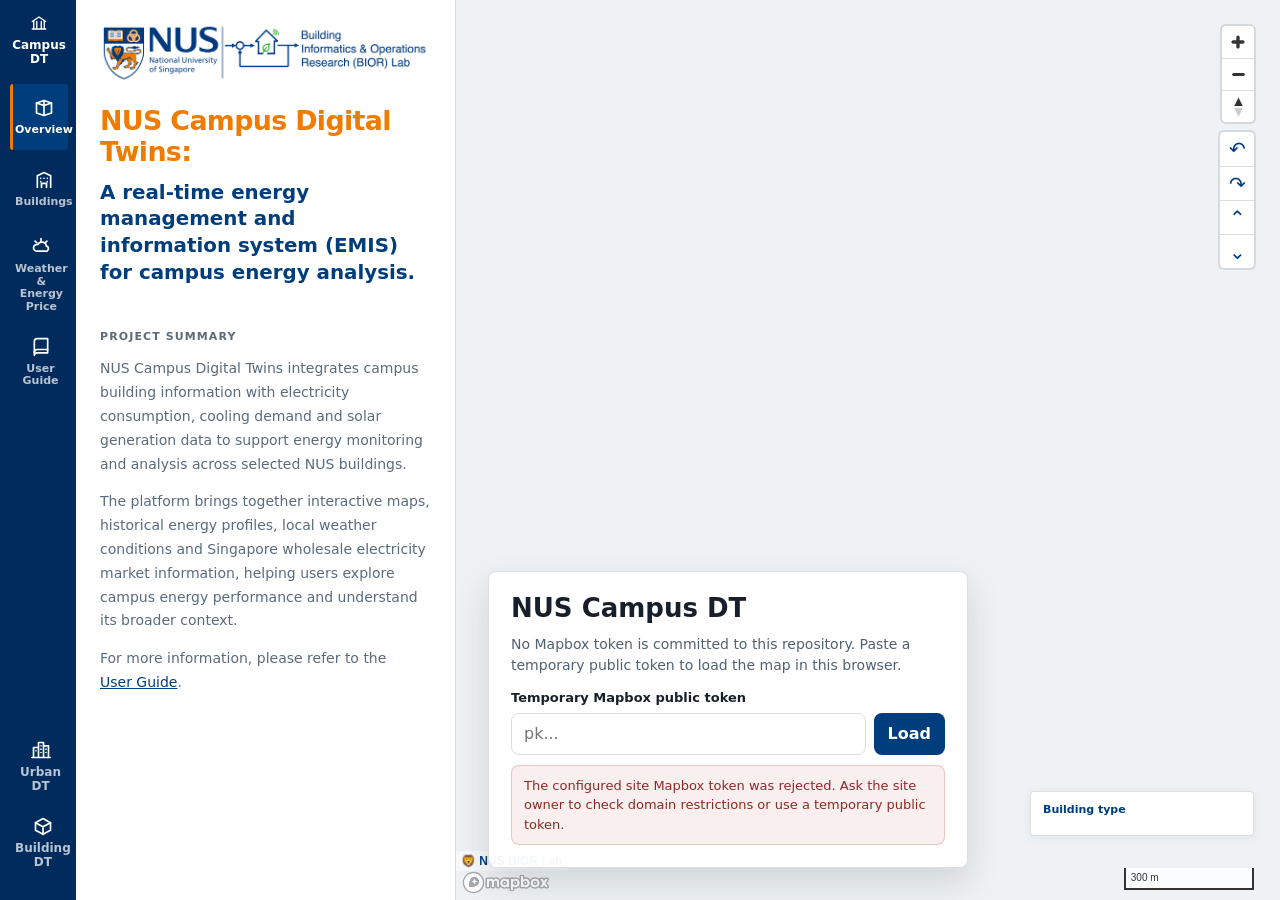
<file: index.html>
<!doctype html>
<html lang="en">
  <head>
    <meta charset="utf-8" />
    <meta name="viewport" content="width=device-width, initial-scale=1" />
    <title>BIOR Campus Digital Twins | National University of Singapore</title>

    <link rel="icon" type="image/png" href="./icon.png" />
    <link rel="apple-touch-icon" href="./icon.png" />
    
    <link rel="icon" href="data:," />
    <link rel="stylesheet" href="vendor/mapbox-gl/mapbox-gl.css" />
    <link rel="stylesheet" href="src/styles.css?v=20260915-map-guide" />
    <link rel="stylesheet" href="src/market-external.css?v=20260909" />
    <script src="vendor/mapbox-gl/mapbox-gl.js"></script>
  </head>
  <body>
    <main class="app-shell">
      <aside class="rail" aria-label="Primary navigation">
        <div class="rail-product" aria-label="Campus DT">
          <span class="rail-product-icon" aria-hidden="true">
            <svg viewBox="0 0 24 24">
              <path d="M3 10 12 4l9 6" />
              <path d="M5 10v9M9 10v9M15 10v9M19 10v9M3 20h18" />
            </svg>
          </span>
          <span>Campus DT</span>
        </div>
        <nav class="rail-nav">
          <button type="button" class="active" data-tab="overview" aria-pressed="true">
            <span class="rail-icon" aria-hidden="true"><svg viewBox="0 0 24 24"><path d="M3 18V6l9-3 9 3v12l-9 3-9-3Z"/><path d="M12 3v18"/><path d="m3 6 9 3 9-3"/></svg></span>
            Overview
          </button>
          <button type="button" data-tab="buildings" aria-pressed="false">
            <span class="rail-icon" aria-hidden="true"><svg viewBox="0 0 24 24"><path d="M4 21V7l8-4 8 4v14"/><path d="M9 21v-5h6v5"/><path d="M8 10h.01M12 10h.01M16 10h.01M8 14h.01M16 14h.01"/></svg></span>
            Buildings
          </button>
          <button type="button" data-tab="weather" aria-pressed="false">
            <span class="rail-icon" aria-hidden="true"><svg viewBox="0 0 24 24"><path d="M17 17H7a4 4 0 1 1 1.1-7.85A5.5 5.5 0 0 1 18.5 11 3 3 0 0 1 17 17Z"/><path d="M12 2v3M4.9 4.9 7 7M19.1 4.9 17 7"/></svg></span>
            Weather &amp; Energy Price
          </button>
          <button type="button" data-tab="guide" aria-pressed="false">
            <span class="rail-icon" aria-hidden="true"><svg viewBox="0 0 24 24"><path d="M4 5.5A3.5 3.5 0 0 1 7.5 2H20v17H7.5A3.5 3.5 0 0 0 4 22V5.5Z"/><path d="M4 18.5A3.5 3.5 0 0 1 7.5 15H20"/></svg></span>
            User Guide
          </button>
        </nav>
        <nav class="rail-related" aria-label="Related digital twin platforms">
          <a class="rail-guide" href="https://urbandt.org" target="_blank" rel="noopener noreferrer">
            <span class="rail-icon" aria-hidden="true"><svg viewBox="0 0 24 24"><path d="M3 21V9h6v12M9 21V3h6v18M15 21V7h6v14M1 21h22"/><path d="M12 7h.01M12 11h.01M12 15h.01M6 13h.01M18 11h.01M18 15h.01"/></svg></span>
            Urban DT
          </a>
          <a class="rail-guide" href="https://www.buildingdt.org" target="_blank" rel="noopener noreferrer">
            <span class="rail-icon" aria-hidden="true"><svg viewBox="0 0 24 24"><path d="m12 3 9 5v9l-9 5-9-5V8l9-5Z"/><path d="m3 8 9 5 9-5M12 13v9"/></svg></span>
            Building DT
          </a>
        </nav>
      </aside>

      <section class="map-stage" data-active-workspace="overview" aria-label="NUS campus map and analysis workspace">
        <div id="map" class="map"></div>

        <div id="tokenPanel" class="token-panel" role="dialog" aria-labelledby="tokenTitle">
          <h1 id="tokenTitle">NUS Campus DT</h1>
          <p>No Mapbox token is committed to this repository. Paste a temporary public token to load the map in this browser.</p>
          <form id="tokenForm" class="token-form">
            <label for="tokenInput">Temporary Mapbox public token</label>
            <div class="token-row">
              <input id="tokenInput" name="token" type="password" autocomplete="off" placeholder="pk..." />
              <button type="submit">Load</button>
            </div>
            <p id="tokenError" class="token-error hidden" role="alert"></p>
          </form>
        </div>

        <div class="map-toolbar" aria-label="Map controls">
          <button id="campusView" type="button">Campus</button>
          <button id="mapRealtimeView" type="button" aria-pressed="false">Realtime</button>
          <button id="mapBrickView" type="button" aria-pressed="false">Brick</button>
        </div>

        <div class="map-status">
          <span id="realtimeStatusDot" class="status-dot"></span>
          <span id="realtimeStatusText">Realtime API pending</span>
        </div>

        <section class="workspace-view guide-workspace" data-workspace="guide" aria-label="User Guide" hidden>
          <iframe src="./guide/?embedded=1" title="NUS Campus Digital Twins User Guide" loading="lazy"></iframe>
        </section>

        <section class="workspace-view overview-workspace active" data-workspace="overview" aria-label="Campus monitoring overview"></section>

        <section class="workspace-view analysis-workspace" data-workspace="buildings" aria-label="Building performance analysis">
          <header class="workspace-topbar">
            <div><h1>Building Energy Monitoring and Analysis</h1><p id="buildingWorkspaceSubtitle">Weekly comparison · selected metered buildings</p></div>
          </header>
          <div class="workspace-content building-analysis-content">
            <div class="building-performance-grid">
              <article class="dashboard-card building-map-card">
                <header class="building-chart-header"><div><h2>Building location</h2><p id="buildingMapSelection" aria-live="polite">Selected building · E3A</p></div><span class="building-map-key">Selected building</span></header>
                <div id="buildingAnalysisMap" class="building-analysis-map" role="region" aria-label="Map of selected campus building"></div>
              </article>
              <article class="dashboard-card chart-card building-primary-chart" data-building-chart="electricity">
                <header class="building-chart-header"><div><h2 data-chart-title>Electricity</h2><p data-chart-subtitle></p></div><div class="segmented local-segmented building-period-control" role="group" aria-label="Electricity reporting period"><button type="button" data-building-period="monthly" aria-pressed="false">Monthly</button><button class="active" type="button" data-building-period="yearly" aria-pressed="true">Yearly</button></div></header>
                <div data-chart-kpis class="building-chart-kpis" aria-label="Electricity energy summary"></div>
                <div data-chart-plot class="generated-chart" aria-label="Electricity building performance"></div>
              </article>
              <article class="dashboard-card chart-card building-primary-chart" data-building-chart="cooling">
                <header class="building-chart-header"><div><h2 data-chart-title>Cooling load</h2><p data-chart-subtitle></p></div><div class="segmented local-segmented building-period-control" role="group" aria-label="Cooling load reporting period"><button type="button" data-building-period="monthly" aria-pressed="false">Monthly</button><button class="active" type="button" data-building-period="yearly" aria-pressed="true">Yearly</button></div></header>
                <div data-chart-kpis class="building-chart-kpis" aria-label="Cooling load energy summary"></div>
                <div data-chart-plot class="generated-chart" aria-label="Cooling load building performance"></div>
              </article>
              <article class="dashboard-card chart-card building-primary-chart" data-building-chart="pv">
                <header class="building-chart-header"><div><h2 data-chart-title>PV generation</h2><p data-chart-subtitle></p></div><div class="segmented local-segmented building-period-control" role="group" aria-label="PV generation reporting period"><button type="button" data-building-period="monthly" aria-pressed="false">Monthly</button><button class="active" type="button" data-building-period="yearly" aria-pressed="true">Yearly</button></div></header>
                <div data-chart-kpis class="building-chart-kpis" aria-label="PV generation energy summary"></div>
                <div data-chart-plot class="generated-chart" aria-label="PV generation building performance"></div>
              </article>
            </div>
          </div>
        </section>

        <section class="workspace-view analysis-workspace" data-workspace="market" aria-label="Singapore energy price">
          <header class="workspace-topbar">
            <div><h1>Energy Price</h1><p>Official Singapore wholesale electricity market information · EMC / NEMS</p></div>
            <div class="topbar-actions"><span class="source-chip"><span class="status-dot live"></span>Official external source</span></div>
          </header>
          <div class="workspace-content market-analysis-content">
            <article class="dashboard-card market-directory-card" aria-labelledby="marketDirectoryTitle">
              <div class="market-directory-copy">
                <h2 id="marketDirectoryTitle">Energy prices and market demand</h2>
                <div id="marketSnapshotGrid" class="market-snapshot-grid" aria-live="polite">
                  <div><span>USEP</span><strong>--</strong><small>S$/MWh</small></div>
                  <div><span>Demand</span><strong>--</strong><small>MW</small></div>
                  <div><span>Solar</span><strong>--</strong><small>MW</small></div>
                  <div><span>VCP</span><strong>--</strong><small>S$/MWh</small></div>
                </div>
                <a class="market-directory-action" href="https://www.nems.emcsg.com/en/" target="_blank" rel="noopener noreferrer">
                  View live data on EMC / NEMS
                  <span aria-hidden="true">↗</span>
                </a>
              </div>
              <div class="market-directory-details" aria-label="Market source information">
                <div><span>Official update</span><strong id="marketSnapshotPublished">--</strong></div>
                <div><span>Data owner</span><strong>Energy Market Company</strong></div>
              </div>
            </article>
            <article class="dashboard-card nems-realtime-card legacy-market-ui" aria-labelledby="nemsMarketTitle">
              <header class="nems-market-toolbar">
                <div><h2 id="nemsMarketTitle">Real-time Energy Prices and Demand</h2><p id="nemsMarketSubtitle">Provisional half-hourly market information</p></div>
                <div class="nems-toolbar-actions">
                  <div id="nemsViewToggle" class="segmented nems-view-toggle" role="group" aria-label="NEMS data view">
                    <button class="active" type="button" data-nems-view="chart" aria-pressed="true">Chart</button>
                    <button type="button" data-nems-view="table" aria-pressed="false">Table</button>
                  </div>
                  <button id="nemsRefresh" class="nems-refresh" type="button" aria-label="Refresh NEMS market data">Refresh</button>
                </div>
              </header>
              <div id="nemsMarketBody" class="nems-market-body" aria-live="polite">
                <div class="nems-loading-state"><span class="status-dot loading"></span>Loading the latest EMC / NEMS market period…</div>
              </div>
            </article>
            <div class="market-kpi-strip legacy-market-ui" aria-label="Latest Singapore market values">
              <div><span>USEP</span><strong>214.19</strong><small>S$/MWh · provisional</small></div>
              <div><span>System demand</span><strong>7,617</strong><small>MW</small></div>
              <div><span>Solar output</span><strong>386</strong><small>MW</small></div>
              <div><span>VCP</span><strong>252.68</strong><small>S$/MWh</small></div>
            </div>
            <article class="dashboard-card market-data-card legacy-market-ui">
              <header class="market-card-toolbar">
                <div><h2 id="marketChartTitle">Real-time Energy Prices and Demand</h2><p id="marketChartSubtitle">Half-hour trading periods · 17 Jul 2026</p></div>
                <div class="segmented market-view-toggle" role="group" aria-label="Market data view"><button class="active" type="button" data-market-view="chart" aria-pressed="true">Chart</button><button type="button" data-market-view="table" aria-pressed="false">Table</button></div>
              </header>
              <div class="market-view-panel" data-market-view-panel="chart">
                <div class="market-series-header"><div class="chart-legend"><span style="--series:#ef7c00">USEP</span><span style="--series:#64788c">Period average</span></div><span id="marketSeriesNote">Past and published periods</span></div>
                <div id="marketChartInteractive" class="market-chart-interactive">
                  <svg class="engineering-chart market-chart" viewBox="0 0 1000 300" preserveAspectRatio="none" aria-label="USEP intraday price">
                    <g class="chart-gridlines"><line x1="66" x2="978" y1="30" y2="30"/><line x1="66" x2="978" y1="92" y2="92"/><line x1="66" x2="978" y1="154" y2="154"/><line x1="66" x2="978" y1="216" y2="216"/><line x1="66" x2="978" y1="258" y2="258"/></g>
                    <g class="market-y-axis"><text x="12" y="34">300</text><text x="12" y="96">225</text><text x="12" y="158">150</text><text x="20" y="220">75</text><text x="27" y="262">0</text></g>
                    <path class="chart-area amber" d="M66 214 L90 209 L114 218 L138 221 L162 211 L186 204 L210 193 L234 181 L258 171 L282 156 L306 125 L330 97 L354 108 L378 142 L402 161 L426 165 L450 155 L474 147 L498 140 L522 133 L546 143 L570 149 L594 154 L618 142 L642 128 L666 103 L690 75 L714 56 L738 80 L762 115 L786 135 L810 143 L834 133 L858 123 L882 113 L906 99 L930 108 L954 96 L978 83 L978 258 L66 258Z"/>
                    <polyline class="chart-line amber" points="66,214 90,209 114,218 138,221 162,211 186,204 210,193 234,181 258,171 282,156 306,125 330,97 354,108 378,142 402,161 426,165 450,155 474,147 498,140 522,133 546,143 570,149 594,154 618,142 642,128 666,103 690,75 714,56 738,80 762,115 786,135 810,143 834,133 858,123 882,113 906,99 930,108 954,96 978,83"/>
                    <line class="average-line" x1="66" x2="978" y1="161" y2="161"/>
                    <g class="chart-axis"><text x="66" y="288">00:00</text><text x="282" y="288">06:00</text><text x="498" y="288">12:00</text><text x="714" y="288">18:00</text><text x="940" y="288">24:00</text></g>
                  </svg>
                  <div class="market-crosshair"></div><div class="market-tooltip"><strong>214.2 S$/MWh</strong><span>17 Jul 2026 · Period 35</span><small>21.42 cents/kWh · provisional</small></div>
                </div>
              </div>
              <div class="market-view-panel hidden" data-market-view-panel="table">
                <div class="table-scroll market-table-scroll"><table class="engineering-table market-period-table"><thead><tr><th>Date</th><th>Period</th><th>Demand<br>MW</th><th>Solar<br>MW</th><th>TCL<br>MW</th><th>USEP<br>S$/MWh</th><th>EHEUR<br>S$/MWh</th><th>LCP<br>S$/MWh</th><th>RUSEP<br>S$/MWh</th><th>MAP</th><th>MAPT</th><th>TPC</th></tr></thead><tbody>
                  <tr><td>17 Jul 2026</td><td>10:00-10:30</td><td>7,343.210</td><td>676.220</td><td>0.000</td><td>201.70</td><td>-0.97</td><td>0.00</td><td>201.70</td><td>296.89</td><td>591.75</td><td>No</td></tr>
                  <tr><td>17 Jul 2026</td><td>10:30-11:00</td><td>7,321.650</td><td>748.970</td><td>0.000</td><td>215.99</td><td>-1.04</td><td>0.00</td><td>215.99</td><td>298.34</td><td>591.75</td><td>No</td></tr>
                  <tr><td>17 Jul 2026</td><td>11:00-11:30</td><td>7,344.880</td><td>718.640</td><td>0.000</td><td>221.07</td><td>-1.05</td><td>0.00</td><td>221.07</td><td>298.74</td><td>591.75</td><td>No</td></tr>
                  <tr><td>17 Jul 2026</td><td>11:30-12:00</td><td>7,214.497</td><td>825.380</td><td>0.000</td><td>214.41</td><td>-1.03</td><td>0.00</td><td>214.41</td><td>299.01</td><td>591.75</td><td>No</td></tr>
                  <tr><td>17 Jul 2026</td><td>12:00-12:30</td><td>7,198.528</td><td>770.500</td><td>0.000</td><td>214.01</td><td>-1.02</td><td>0.00</td><td>214.01</td><td>299.26</td><td>591.75</td><td>No</td></tr>
                  <tr><td>17 Jul 2026</td><td>12:30-13:00</td><td>7,243.169</td><td>713.280</td><td>0.000</td><td>213.56</td><td>-1.02</td><td>0.00</td><td>213.56</td><td>299.52</td><td>591.75</td><td>No</td></tr>
                  <tr><td>17 Jul 2026</td><td>13:00-13:30</td><td>7,405.981</td><td>557.750</td><td>0.000</td><td>201.77</td><td>-1.07</td><td>0.00</td><td>201.77</td><td>300.52</td><td>591.75</td><td>No</td></tr>
                  <tr class="market-row-current"><td>17 Jul 2026</td><td>13:30-14:00</td><td>7,616.550</td><td>385.850</td><td>0.000</td><td><strong>214.19</strong></td><td>-1.17</td><td>0.00</td><td>214.19</td><td>301.78</td><td>591.75</td><td>No</td></tr>
                  <tr class="market-row-future"><td>17 Jul 2026</td><td>14:00-14:30</td><td>7,374.715</td><td>646.300</td><td>0.000</td><td>201.61</td><td>-1.10</td><td>0.00</td><td>—</td><td>—</td><td>—</td><td>—</td></tr>
                  <tr class="market-row-future"><td>17 Jul 2026</td><td>14:30-15:00</td><td>7,402.979</td><td>627.100</td><td>0.000</td><td>201.82</td><td>-1.13</td><td>0.00</td><td>—</td><td>—</td><td>—</td><td>—</td></tr>
                </tbody></table></div>
                <div class="market-state-key"><span><i class="past"></i>Past</span><span><i class="current"></i>Current</span><span><i class="future"></i>Future</span></div>
              </div>
            </article>
            <article class="dashboard-card rolling-card market-performance-card legacy-market-ui"><header><div><h2>Rolling Price Performance</h2><p>Change against previous equivalent period · S$/MWh</p></div></header><table class="engineering-table rolling-price-table"><thead><tr><th>Period</th><th>Average price</th><th>Trend</th><th>Change</th><th>Peak</th></tr></thead><tbody><tr><td><strong>Today</strong></td><td><div class="average-meter"><span style="--value:61%"></span><strong>121.4</strong></div></td><td><svg class="sparkline" viewBox="0 0 96 24" preserveAspectRatio="none"><polyline points="2,19 13,18 24,20 35,16 46,13 57,15 68,10 79,7 94,9"/><circle cx="94" cy="9" r="2"/></svg></td><td><span class="change-up">↑ 8.4%</span></td><td><strong>238.7</strong></td></tr><tr><td><strong>7 Days</strong></td><td><div class="average-meter"><span style="--value:67%"></span><strong>132.8</strong></div></td><td><svg class="sparkline" viewBox="0 0 96 24" preserveAspectRatio="none"><polyline points="2,8 13,11 24,9 35,13 46,12 57,16 68,14 79,17 94,15"/><circle cx="94" cy="15" r="2"/></svg></td><td><span class="change-down">↓ 3.1%</span></td><td><strong>414.2</strong></td></tr><tr><td><strong>30 Days</strong></td><td><div class="average-meter"><span style="--value:74%"></span><strong>146.5</strong></div></td><td><svg class="sparkline" viewBox="0 0 96 24" preserveAspectRatio="none"><polyline points="2,18 13,14 24,16 35,10 46,12 57,8 68,11 79,6 94,7"/><circle cx="94" cy="7" r="2"/></svg></td><td><span class="change-up">↑ 6.7%</span></td><td><strong>626.0</strong></td></tr></tbody></table></article>
          </div>
        </section>

        <section class="workspace-view analysis-workspace" data-workspace="weather" aria-label="Campus weather context">
          <header class="workspace-topbar">
            <div><h1>Campus Weather Context</h1><p>NUS Kent Ridge · current conditions and recent observations</p></div>
            <div class="topbar-actions"><span id="weatherSourceStatus" class="source-chip"><span class="status-dot loading"></span>Loading weather source</span><span id="weatherUpdated" class="source-chip">Awaiting update</span></div>
          </header>
          <div class="workspace-content weather-analysis-content">
            <div class="weather-toolbar">
              <div class="weather-station-identity"><span>Weather station location</span><strong>NUS Kent Ridge</strong><small>1.2966° N, 103.7764° E</small></div>
            </div>

            <section class="weather-current-summary kent-weather-current" aria-labelledby="weatherCurrentTitle">
            <h2 id="weatherCurrentTitle">Current conditions <span>Latest available · independent of chart period</span></h2>
            <div class="weather-kpi-strip">
              <div class="temperature"><span>Air temperature</span><strong id="weatherTemperature">--</strong><small id="weatherTemperatureMeta">Loading current value</small></div>
              <div class="humidity"><span>Relative humidity</span><strong id="weatherHumidity">--</strong><small id="weatherHumidityMeta">Loading current value</small></div>
              <div class="heat"><span>Estimated WBGT</span><strong id="weatherHeatStress">--</strong><small id="weatherHeatStressMeta">Shade approximation</small></div>
              <div class="wind"><span>Wind direction</span><strong id="weatherWind">--</strong><small id="weatherWindMeta">10 m observation</small></div>
            </div>
            </section>

            <article class="dashboard-card weather-primary" data-weather-chart="thermal">
              <header>
                <div><h2 id="weatherChartTitle">Thermal conditions · Weekly</h2><p id="weatherChartSubtitle">Temperature and relative humidity · loading</p></div>
                <div class="chart-legend weather-chart-legend"><span style="--series:#b33c30">Temperature · °C</span><span style="--series:#1769aa">Humidity · %RH</span></div>
              <div class="segmented weather-period-control" role="group" aria-label="Chart reporting period"><button type="button" data-weather-period="7d" aria-pressed="true" class="active">Weekly</button><button type="button" data-weather-period="30d" aria-pressed="false" class="">Monthly</button><button type="button" data-weather-period="yearly" aria-pressed="false" class="">Yearly</button></div></header>
              <div id="weatherThermalChart" class="weather-chart-frame" aria-live="polite"><div class="weather-loading">Loading observations…</div></div>
            </article>

            <article class="dashboard-card weather-series-card kent-weather-series" data-weather-chart="heat">
              <header>
                <div><h2 id="weatherHeatTitle">Estimated WBGT · Weekly</h2><p id="weatherHeatSubtitle">Shade estimate · loading</p></div>
                <div class="chart-legend weather-chart-legend"><span style="--series:#ef7c00">WBGT · °C</span></div>
              <div class="segmented weather-period-control" role="group" aria-label="Chart reporting period"><button type="button" data-weather-period="7d" aria-pressed="true" class="active">Weekly</button><button type="button" data-weather-period="30d" aria-pressed="false" class="">Monthly</button><button type="button" data-weather-period="yearly" aria-pressed="false" class="">Yearly</button></div></header>
              <div id="weatherHeatChart" class="weather-chart-frame" aria-live="polite"><div class="weather-loading">Loading observations…</div></div>
            </article>

            <article class="dashboard-card weather-series-card kent-weather-series" data-weather-chart="wind">
              <header>
                <div><h2 id="weatherWindTitle">Wind direction · Weekly</h2><p id="weatherWindSubtitle">10 m direction · loading</p></div>
                <div class="chart-legend weather-chart-legend"><span style="--series:#247c70">Direction · °</span></div>
              <div class="segmented weather-period-control" role="group" aria-label="Chart reporting period"><button type="button" data-weather-period="7d" aria-pressed="true" class="active">Weekly</button><button type="button" data-weather-period="30d" aria-pressed="false" class="">Monthly</button><button type="button" data-weather-period="yearly" aria-pressed="false" class="">Yearly</button></div></header>
              <div id="weatherWindChart" class="weather-chart-frame" aria-live="polite"><div class="weather-loading">Loading observations…</div></div>
            </article>

          </div>
        </section>

        <div id="trendModal" class="trend-modal-backdrop hidden" role="dialog" aria-modal="true" aria-labelledby="trendModalTitle">
          <section class="trend-modal">
            <header class="trend-modal-header">
              <div>
                <p class="eyebrow" id="trendModalEyebrow">Realtime Analytics</p>
                <h2 id="trendModalTitle">Historical trend</h2>
                <p id="trendModalSubtitle">Select a realtime point to inspect the recent operating pattern.</p>
              </div>
              <button id="trendClose" class="icon-button" type="button" aria-label="Close realtime trend">×</button>
            </header>

            <div class="trend-place-row">
              <label for="trendPlaceSelect">
                <span>Place</span>
                <select id="trendPlaceSelect"></select>
              </label>
              <div id="trendPlaceMeta" class="trend-place-meta"></div>
            </div>
            <div id="trendLiveMeters" class="trend-live-meters" aria-label="Live meter snapshot"></div>
            <nav id="trendTabs" class="trend-tabs" aria-label="Realtime history points"></nav>
            <div id="trendStatus" class="trend-status">Select a point to load history.</div>
            <div id="trendKpis" class="trend-kpis"></div>
            <div id="trendChart" class="trend-chart-panel"></div>
            <p id="trendNarrative" class="trend-narrative"></p>
          </section>
        </div>

        <div id="brickModal" class="brick-modal-backdrop hidden" role="dialog" aria-modal="true" aria-labelledby="brickModalTitle">
          <section class="brick-modal">
            <header class="brick-modal-header">
              <div>
                <p class="eyebrow" id="brickModalEyebrow">Brick Model</p>
                <h2 id="brickModalTitle">SDE4 operational graph</h2>
                <p id="brickModalSubtitle">System, equipment, and live point relationships for the current SDE4 seed model.</p>
              </div>
              <button id="brickClose" class="icon-button" type="button" aria-label="Close Brick graph">×</button>
            </header>

            <div class="brick-place-row">
              <label for="brickPlaceSelect">
                <span>Place</span>
                <select id="brickPlaceSelect"></select>
              </label>
              <div id="brickPlaceMeta" class="brick-place-meta"></div>
            </div>

            <div id="brickSummary" class="brick-summary" aria-label="Brick graph summary"></div>

            <div class="brick-workspace">
              <div>
                <div id="brickGraph" class="brick-graph" aria-label="SDE4 Brick node graph"></div>
                <div id="brickRelations" class="brick-relations" aria-label="Brick relationship examples"></div>
              </div>
              <aside id="brickInspector" class="brick-inspector" aria-label="Brick node details"></aside>
            </div>
          </section>
        </div>

        <aside id="externalContextPanelLegacy" class="external-context-panel hidden" aria-label="External energy context">
          <div class="floating-panel-header">
            <div>
              <p class="eyebrow">EMA / data.gov.sg</p>
              <h2>External Energy Context</h2>
            </div>
            <button id="externalContextClose" class="icon-button" type="button" aria-label="Close external energy context">×</button>
          </div>
          <div id="externalVizPanelLegacy" class="external-viz-panel" aria-live="polite"></div>
        </aside>

        <div class="legend" aria-label="Map legend">
          <div class="legend-title" id="legendTitle">Building type</div>
          <div id="legendItems" class="legend-items"></div>
          <div id="legendScale" class="legend-scale hidden" aria-hidden="true">
            <span></span>
            <span></span>
            <span></span>
            <span></span>
          </div>
          <div id="legendLabels" class="legend-labels hidden">
            <span>Low</span>
            <span>High</span>
          </div>
        </div>
      </section>

      <aside class="control-panel" aria-label="NUS campus EMIS controls">
        <header class="panel-header">
          <div class="panel-brand">
            <img src="assets/bior-logo.png" alt="NUS Building Informatics & Operations Research Lab" />
          </div>
        </header>

        <section id="tab-overview" class="tab-panel active" data-tab-panel="overview">
          <div class="overview-branding">
            <h1 class="overview-brand-title">
              <span class="overview-title-highlight">NUS Campus Digital Twins:</span>
              <span class="overview-title-main">A real-time energy management and information system (EMIS) for campus energy analysis.</span>
            </h1>
          </div>
          <section class="panel-section overview-project-summary" aria-label="Project summary">
            <h2>Project Summary</h2>
            <p>NUS Campus Digital Twins integrates campus building information with electricity consumption, cooling demand and solar generation data to support energy monitoring and analysis across selected NUS buildings.</p>
            <p>The platform brings together interactive maps, historical energy profiles, local weather conditions and Singapore wholesale electricity market information, helping users explore campus energy performance and understand its broader context.</p>
            <p>For more information, please refer to the <button class="inline-guide-link" type="button" data-tab="guide" aria-pressed="false">User Guide</button>.</p>
          </section>
          <div id="aiBriefList" class="hidden" aria-hidden="true"></div>
        </section>

        <section id="tab-buildings" class="tab-panel" data-tab-panel="buildings">
          <div class="panel-intro"><h2>Building Energy Monitoring and Analysis</h2><p>Explore energy use for a selected campus building.</p></div>
          <section class="panel-section analysis-controls">
            <span id="buildingListLabel" class="field-label">Select building</span>
            <div id="buildingSelect" class="building-radio-list" role="radiogroup" aria-labelledby="buildingListLabel"></div>
          </section>

        </section>

        <section id="tab-market" class="tab-panel" data-tab-panel="market">
          <div class="panel-intro"><h2>Energy Price</h2><p>Open the official Singapore wholesale electricity market source.</p></div>
          <section class="panel-section market-external-panel">
            <span class="field-label">Official source</span>
            <strong>EMC / NEMS Market Data</strong>
            <p>Prices, demand, forecasts and published market reports are maintained by the Energy Market Company.</p>
            <a class="field-control market-source-link market-source-button" href="https://www.nems.emcsg.com/en/" target="_blank" rel="noopener noreferrer">Open official website ↗</a>
          </section>
          <section class="panel-section compact-controls legacy-market-ui">
            <label class="field-label" for="nemsProductSelect">Data product</label>
            <select id="nemsProductSelect" class="building-select nems-product-select" aria-label="NEMS market data product">
              <option value="10">Real-time Energy Prices and Demand</option>
              <option value="12">72-period Energy Prices and Demand</option>
              <option value="14">7-day Energy Prices and Demand (Period-based)</option>
              <option value="18">7-day Demand (Daily Average-Min-Max)</option>
              <option value="17">7-day Energy Prices (Daily Average-Min-Max)</option>
              <option value="19">7-day Solar Forecast (Average-Min-Max)</option>
            </select>
          </section>
          <section class="panel-section market-source-details legacy-market-ui"><span class="field-label">Update cadence</span><div id="nemsUpdateCadence" class="field-control market-readonly-field">Every half-hour</div><span class="field-label">Source</span><a class="field-control market-source-link" href="https://www.nems.emcsg.com/en/" target="_blank" rel="noreferrer">EMC / NEMS ↗</a></section>
          <div class="panel-notice">External market information is provided for context only and is not the NUS contracted tariff or an electricity bill estimate.</div>
        </section>

        <section id="tab-weather" class="tab-panel" data-tab-panel="weather">
          <div class="panel-intro"><h2>Real-time Weather and Energy prices</h2><p>NUS-coordinate current conditions and recent observations.</p></div>
          <section class="panel-section compact-controls"><span id="weatherLocationLabel" class="field-label">Weather station location</span><div id="weatherLocation" class="building-radio-list" role="radiogroup" aria-labelledby="weatherLocationLabel"><label class="building-radio-option"><input type="radio" name="weather-location" value="sde4" checked><span>SDE4 Weather Station</span></label><label class="building-radio-option"><input type="radio" name="weather-location" value="kent-ridge"><span>NUS Kent Ridge</span></label></div></section>
          <div id="weatherLocationNote" class="weather-location-note">On-site weather station · weather data.</div>
          <section class="panel-section weather-price-section" aria-labelledby="weatherPriceTitle">
            <h2 id="weatherPriceTitle">Price</h2>
            <a class="weather-price-link" href="https://www.nems.emcsg.com/en/" target="_blank" rel="noopener noreferrer">View real-time National Electricity Market of Singapore (NEMS) prices here</a>
          </section>
          <div id="externalVizPanel" class="hidden" aria-hidden="true"></div>
        </section>

        <div class="compatibility-hooks hidden" aria-hidden="true">
          <button type="button" data-metric="height" aria-pressed="false"></button>
          <button type="button" data-metric="type" aria-pressed="false"></button>
          <input type="checkbox" id="toggleBuildings" checked />
          <input type="checkbox" id="toggleLabels" checked />
          <input type="checkbox" id="toggleEuiLayer" />
        </div>
      </aside>
    </main>

    <script src="src/config.js?v=20260907-nems-live" defer></script>
    <script src="src/building-history.js?v=20260907-aggregate-2" defer></script>
    <script src="src/station-weather.js?v=20260914-onsite" defer></script>
    <script src="src/market-snapshot.js?v=20260909" defer></script>
    <script src="src/app.js?v=20260915-map-guide" defer></script>
  </body>
</html>
</file>
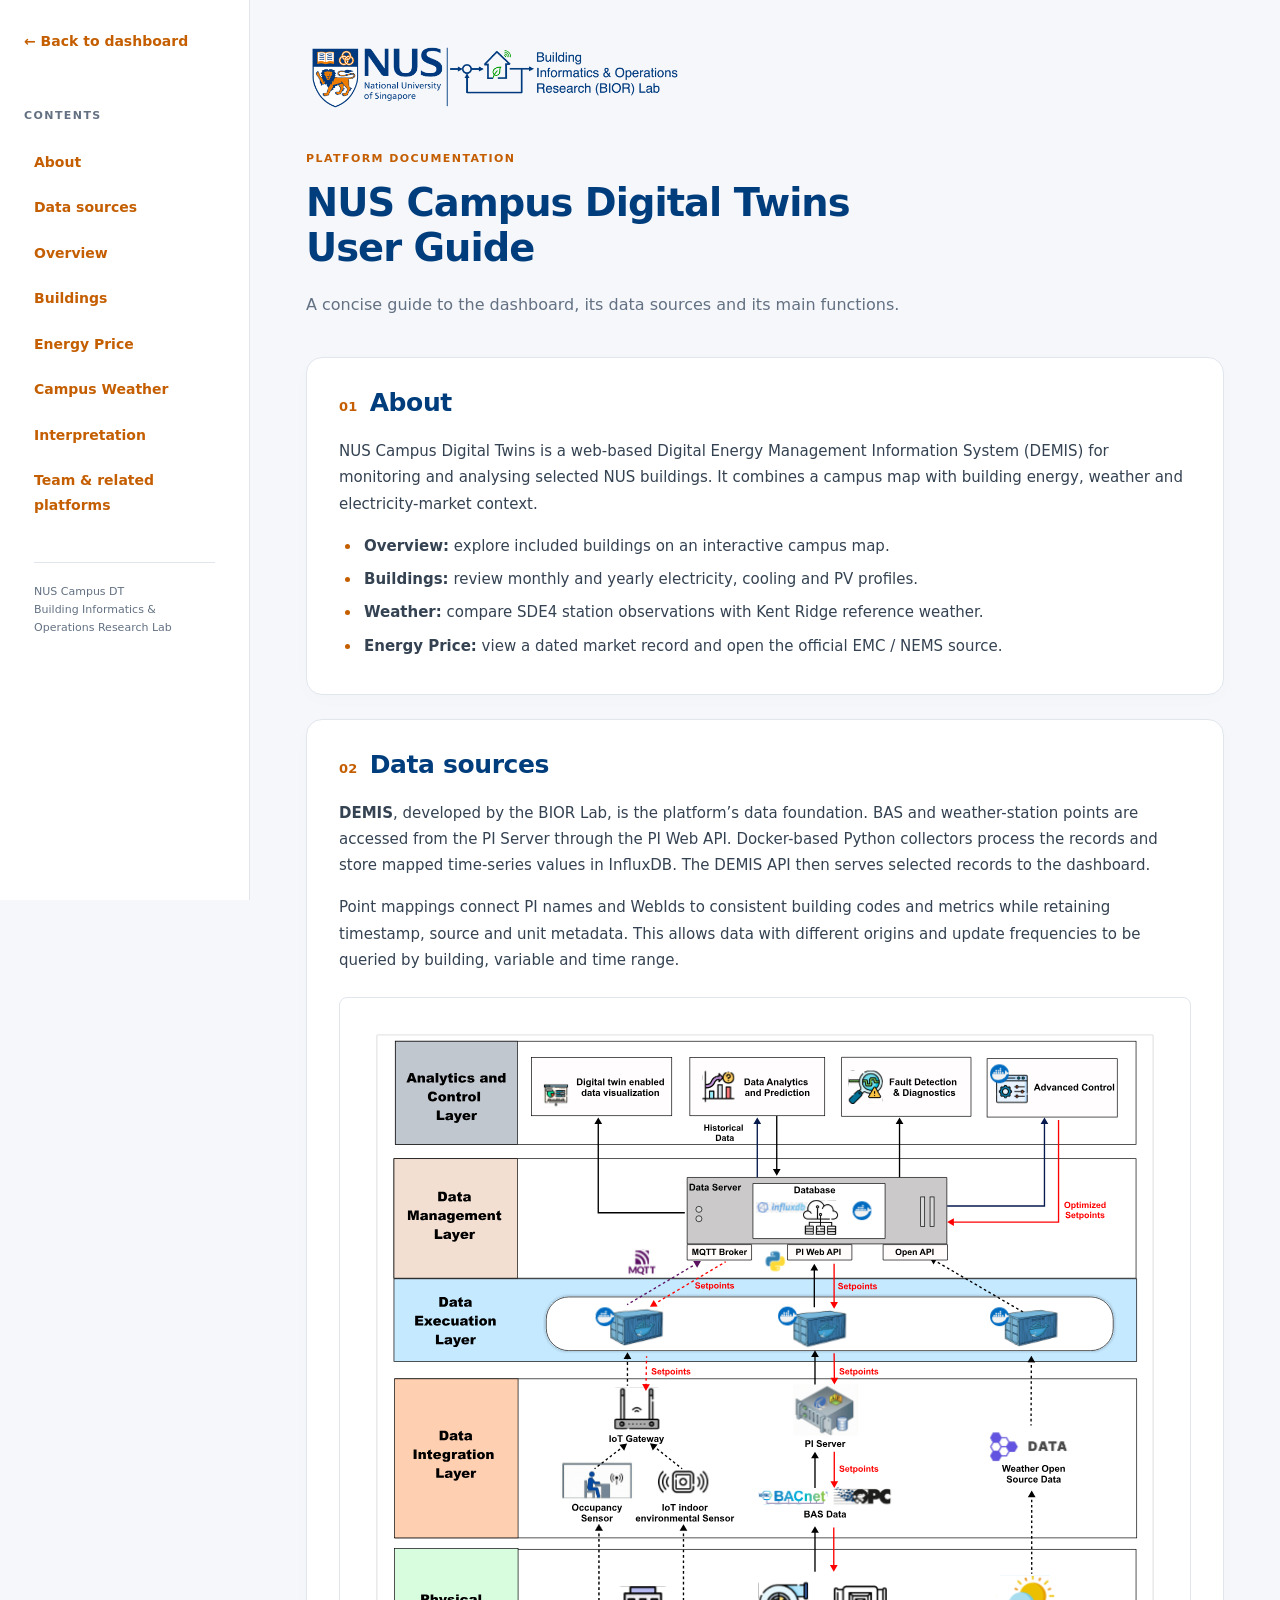
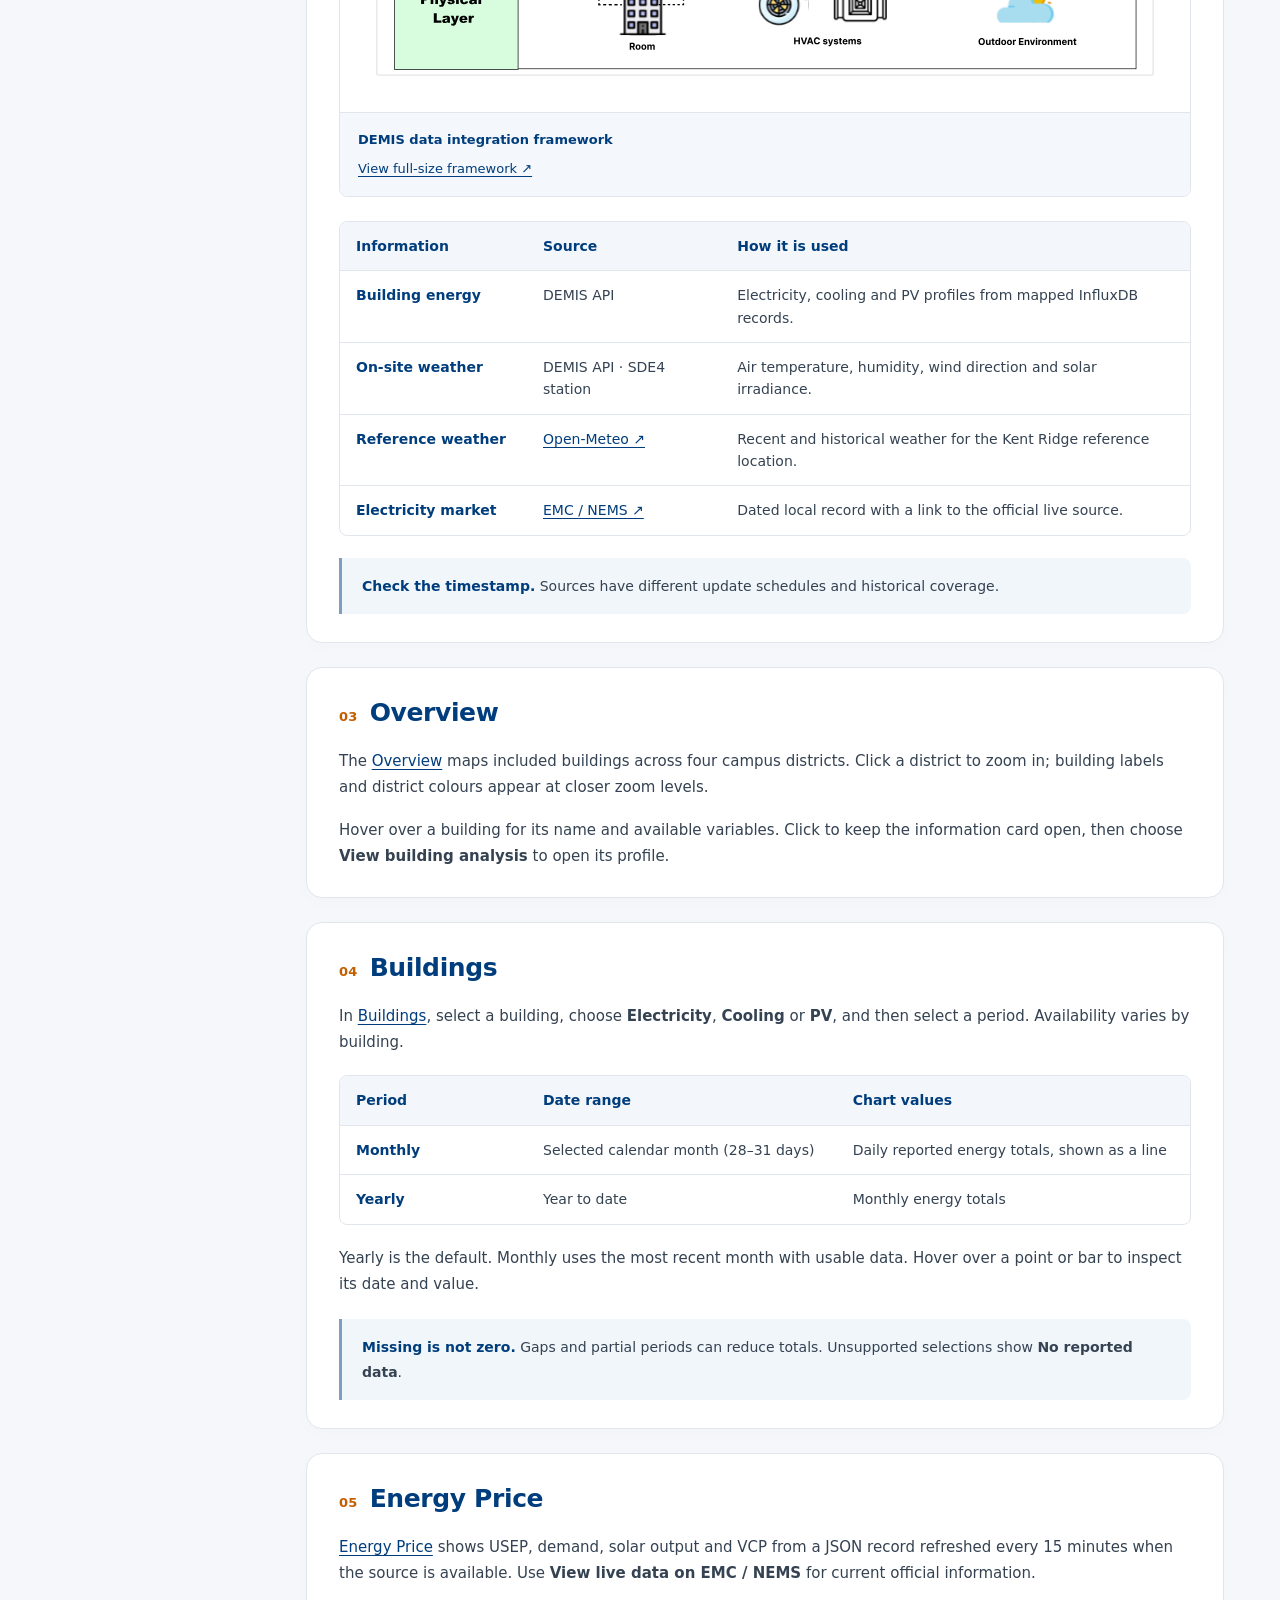
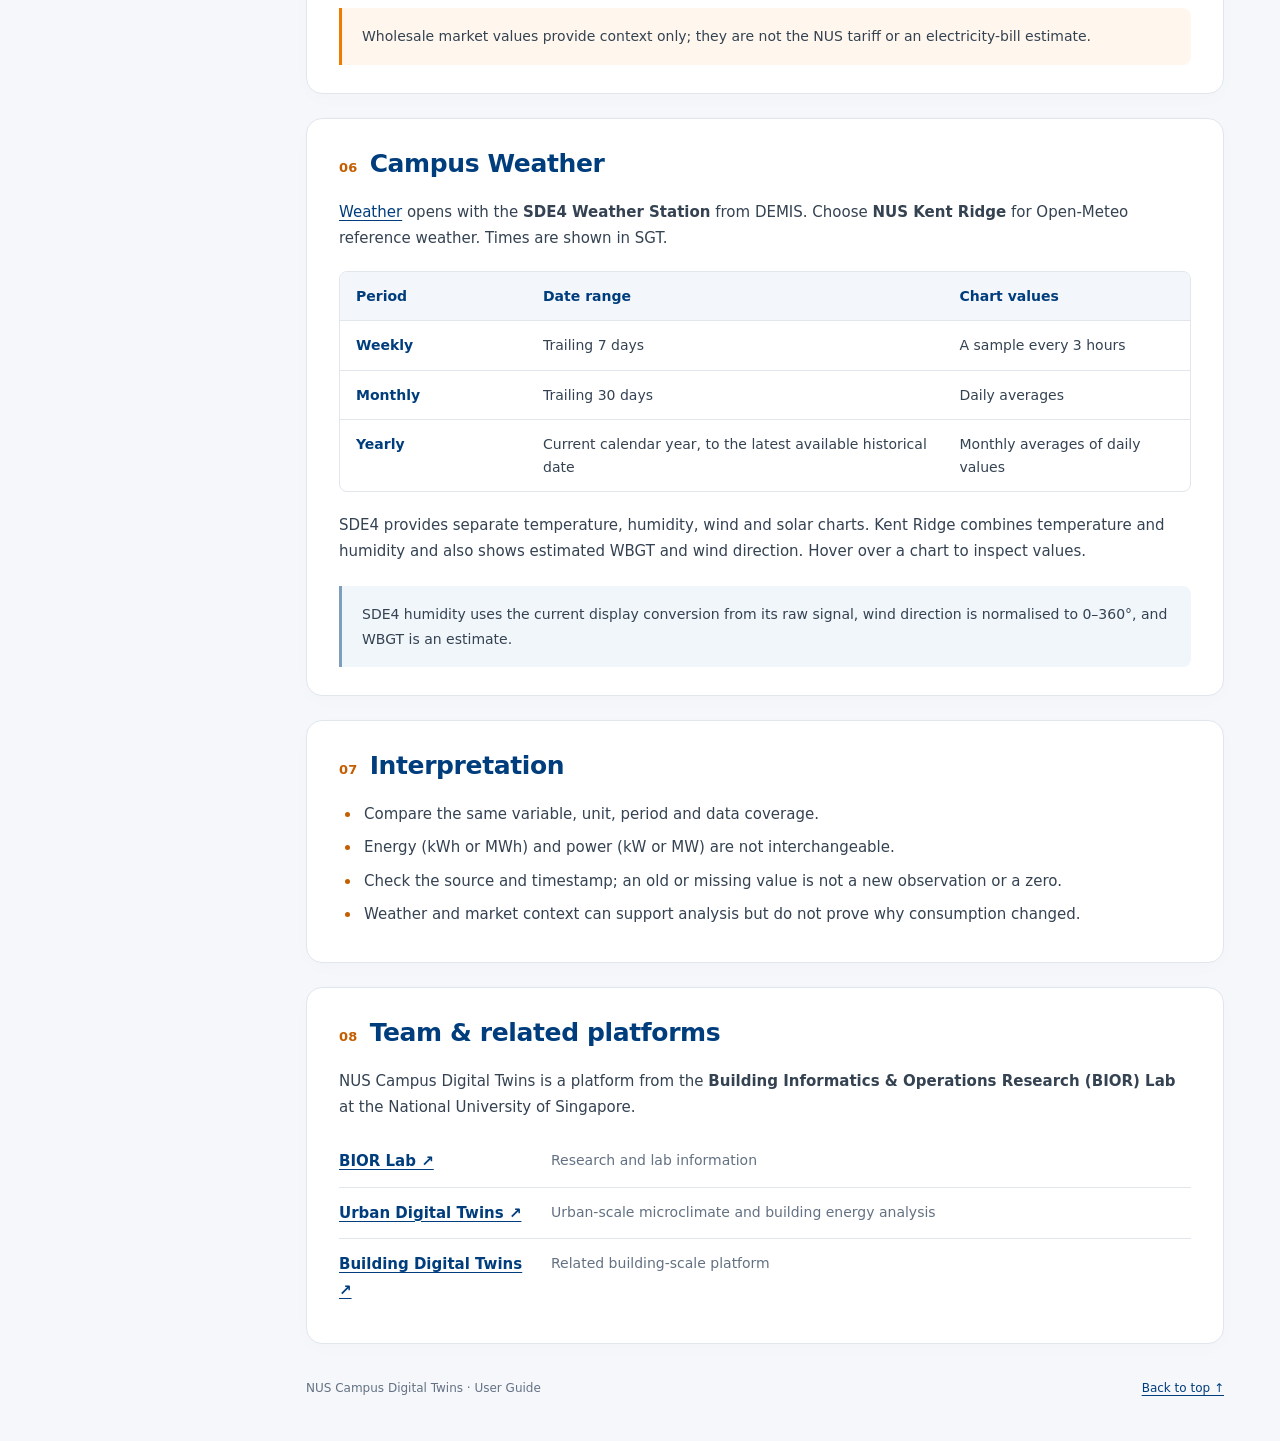
<file: guide/index.html>
<!doctype html>
<html lang="en">
  <head>
    <meta charset="utf-8" />
    <meta name="viewport" content="width=device-width, initial-scale=1" />
    <meta name="description" content="A concise guide to NUS Campus Digital Twins, its functions and data sources." />
    <title>User Guide | NUS Campus Digital Twins</title>
    <link rel="stylesheet" href="styles.css?v=20260915-guide-tab" />
  </head>
  <body>
    <script>
      if (new URLSearchParams(window.location.search).get("embedded") === "1") {
        document.documentElement.classList.add("embedded");
      }
    </script>
    <a class="skip-link" href="#main-content">Skip to guide</a>
    <aside class="guide-sidebar">
      <a class="back-link" href="../" target="_top">← Back to dashboard</a>
      <nav class="guide-nav" aria-label="Guide contents">
        <p class="nav-label">Contents</p>
        <a href="#about">About</a>
        <a href="#sources">Data sources</a>
        <a href="#overview">Overview</a>
        <a href="#buildings">Buildings</a>
        <a href="#price">Energy Price</a>
        <a href="#weather">Campus Weather</a>
        <a href="#interpretation">Interpretation</a>
        <a href="#team">Team &amp; related platforms</a>
      </nav>
      <p class="sidebar-note">NUS Campus DT<br />Building Informatics &amp; Operations Research Lab</p>
    </aside>
    <main class="guide-shell" id="main-content">
      <header class="guide-header">
        <img src="../assets/bior-logo.png" alt="NUS Building Informatics &amp; Operations Research Lab" width="440" />
        <p class="eyebrow">Platform documentation</p>
        <h1>NUS Campus Digital Twins<br /><span>User Guide</span></h1>
        <p class="intro">A concise guide to the dashboard, its data sources and its main functions.</p>
      </header>

      <section id="about" aria-labelledby="about-title">
        <h2 id="about-title"><span class="section-number" aria-hidden="true">01</span> About</h2>
        <p>NUS Campus Digital Twins is a web-based Digital Energy Management Information System (DEMIS) for monitoring and analysing selected NUS buildings. It combines a campus map with building energy, weather and electricity-market context.</p>
        <ul>
          <li><strong>Overview:</strong> explore included buildings on an interactive campus map.</li>
          <li><strong>Buildings:</strong> review monthly and yearly electricity, cooling and PV profiles.</li>
          <li><strong>Weather:</strong> compare SDE4 station observations with Kent Ridge reference weather.</li>
          <li><strong>Energy Price:</strong> view a dated market record and open the official EMC / NEMS source.</li>
        </ul>
      </section>

      <section id="sources" aria-labelledby="sources-title">
        <h2 id="sources-title"><span class="section-number" aria-hidden="true">02</span> Data sources</h2>
        <p><strong>DEMIS</strong>, developed by the BIOR Lab, is the platform’s data foundation. BAS and weather-station points are accessed from the PI Server through the PI Web API. Docker-based Python collectors process the records and store mapped time-series values in InfluxDB. The DEMIS API then serves selected records to the dashboard.</p>
        <p>Point mappings connect PI names and WebIds to consistent building codes and metrics while retaining timestamp, source and unit metadata. This allows data with different origins and update frequencies to be queried by building, variable and time range.</p>
        <figure class="data-framework">
          <a href="../assets/building-dt-framework.svg" target="_blank" rel="noopener noreferrer" aria-label="Open DEMIS framework at full size in a new tab">
            <img src="../assets/building-dt-framework.svg" width="1237" height="1034" loading="lazy" alt="DEMIS framework showing physical systems and sensors, data integration through gateways and PI Server, collection services, InfluxDB storage, and analytics and control applications." />
          </a>
          <figcaption><strong>DEMIS data integration framework</strong><a href="../assets/building-dt-framework.svg" target="_blank" rel="noopener noreferrer">View full-size framework ↗</a></figcaption>
        </figure>
        <div class="table-wrap" role="region" aria-label="Data sources table" tabindex="0">
          <table>
            <thead><tr><th scope="col">Information</th><th scope="col">Source</th><th scope="col">How it is used</th></tr></thead>
            <tbody>
              <tr><th scope="row">Building energy</th><td>DEMIS API</td><td>Electricity, cooling and PV profiles from mapped InfluxDB records.</td></tr>
              <tr><th scope="row">On-site weather</th><td>DEMIS API · SDE4 station</td><td>Air temperature, humidity, wind direction and solar irradiance.</td></tr>
              <tr><th scope="row">Reference weather</th><td><a href="https://open-meteo.com/en/docs" target="_blank" rel="noopener noreferrer">Open-Meteo ↗</a></td><td>Recent and historical weather for the Kent Ridge reference location.</td></tr>
              <tr><th scope="row">Electricity market</th><td><a href="https://www.nems.emcsg.com/en/" target="_blank" rel="noopener noreferrer">EMC / NEMS ↗</a></td><td>Dated local record with a link to the official live source.</td></tr>
            </tbody>
          </table>
        </div>
        <div class="callout"><strong>Check the timestamp.</strong> Sources have different update schedules and historical coverage.</div>
      </section>

      <section id="overview" aria-labelledby="overview-title">
        <h2 id="overview-title"><span class="section-number" aria-hidden="true">03</span> Overview</h2>
        <p>The <a href="../?tab=overview">Overview</a> maps included buildings across four campus districts. Click a district to zoom in; building labels and district colours appear at closer zoom levels.</p>
        <p>Hover over a building for its name and available variables. Click to keep the information card open, then choose <strong>View building analysis</strong> to open its profile.</p>
      </section>

      <section id="buildings" aria-labelledby="buildings-title">
        <h2 id="buildings-title"><span class="section-number" aria-hidden="true">04</span> Buildings</h2>
        <p>In <a href="../?tab=buildings">Buildings</a>, select a building, choose <strong>Electricity</strong>, <strong>Cooling</strong> or <strong>PV</strong>, and then select a period. Availability varies by building.</p>
        <div class="table-wrap" role="region" aria-label="Building reporting periods" tabindex="0">
          <table>
            <thead><tr><th scope="col">Period</th><th scope="col">Date range</th><th scope="col">Chart values</th></tr></thead>
            <tbody>
              <tr><th scope="row">Monthly</th><td>Selected calendar month (28–31 days)</td><td>Daily reported energy totals, shown as a line</td></tr>
              <tr><th scope="row">Yearly</th><td>Year to date</td><td>Monthly energy totals</td></tr>
            </tbody>
          </table>
        </div>
        <p>Yearly is the default. Monthly uses the most recent month with usable data. Hover over a point or bar to inspect its date and value.</p>
        <div class="callout"><strong>Missing is not zero.</strong> Gaps and partial periods can reduce totals. Unsupported selections show <strong>No reported data</strong>.</div>
      </section>

      <section id="price" aria-labelledby="price-title">
        <h2 id="price-title"><span class="section-number" aria-hidden="true">05</span> Energy Price</h2>
        <p><a href="../?tab=market">Energy Price</a> shows USEP, demand, solar output and VCP from a JSON record refreshed every 15 minutes when the source is available. Use <strong>View live data on EMC / NEMS</strong> for current official information.</p>
        <div class="callout warning">Wholesale market values provide context only; they are not the NUS tariff or an electricity-bill estimate.</div>
      </section>

      <section id="weather" aria-labelledby="weather-title">
        <h2 id="weather-title"><span class="section-number" aria-hidden="true">06</span> Campus Weather</h2>
        <p><a href="../?tab=weather">Weather</a> opens with the <strong>SDE4 Weather Station</strong> from DEMIS. Choose <strong>NUS Kent Ridge</strong> for Open-Meteo reference weather. Times are shown in SGT.</p>
        <div class="table-wrap" role="region" aria-label="Weather reporting periods" tabindex="0">
          <table>
            <thead><tr><th scope="col">Period</th><th scope="col">Date range</th><th scope="col">Chart values</th></tr></thead>
            <tbody>
              <tr><th scope="row">Weekly</th><td>Trailing 7 days</td><td>A sample every 3 hours</td></tr>
              <tr><th scope="row">Monthly</th><td>Trailing 30 days</td><td>Daily averages</td></tr>
              <tr><th scope="row">Yearly</th><td>Current calendar year, to the latest available historical date</td><td>Monthly averages of daily values</td></tr>
            </tbody>
          </table>
        </div>
        <p>SDE4 provides separate temperature, humidity, wind and solar charts. Kent Ridge combines temperature and humidity and also shows estimated WBGT and wind direction. Hover over a chart to inspect values.</p>
        <div class="callout">SDE4 humidity uses the current display conversion from its raw signal, wind direction is normalised to 0–360°, and WBGT is an estimate.</div>
      </section>

      <section id="interpretation" aria-labelledby="interpretation-title">
        <h2 id="interpretation-title"><span class="section-number" aria-hidden="true">07</span> Interpretation</h2>
        <ul>
          <li>Compare the same variable, unit, period and data coverage.</li>
          <li>Energy (kWh or MWh) and power (kW or MW) are not interchangeable.</li>
          <li>Check the source and timestamp; an old or missing value is not a new observation or a zero.</li>
          <li>Weather and market context can support analysis but do not prove why consumption changed.</li>
        </ul>
      </section>

      <section id="team" aria-labelledby="team-title">
        <h2 id="team-title"><span class="section-number" aria-hidden="true">08</span> Team &amp; related platforms</h2>
        <p>NUS Campus Digital Twins is a platform from the <strong>Building Informatics &amp; Operations Research (BIOR) Lab</strong> at the National University of Singapore.</p>
        <ul class="related-links">
          <li><a href="https://maomaohu.net/" target="_blank" rel="noopener noreferrer">BIOR Lab ↗</a><span>Research and lab information</span></li>
          <li><a href="https://urbandt.org/" target="_blank" rel="noopener noreferrer">Urban Digital Twins ↗</a><span>Urban-scale microclimate and building energy analysis</span></li>
          <li><a href="https://www.buildingdt.org/" target="_blank" rel="noopener noreferrer">Building Digital Twins ↗</a><span>Related building-scale platform</span></li>
        </ul>
      </section>
      <footer class="guide-footer"><span>NUS Campus Digital Twins · User Guide</span><a href="#main-content">Back to top ↑</a></footer>
    </main>
  </body>
</html>
</file>
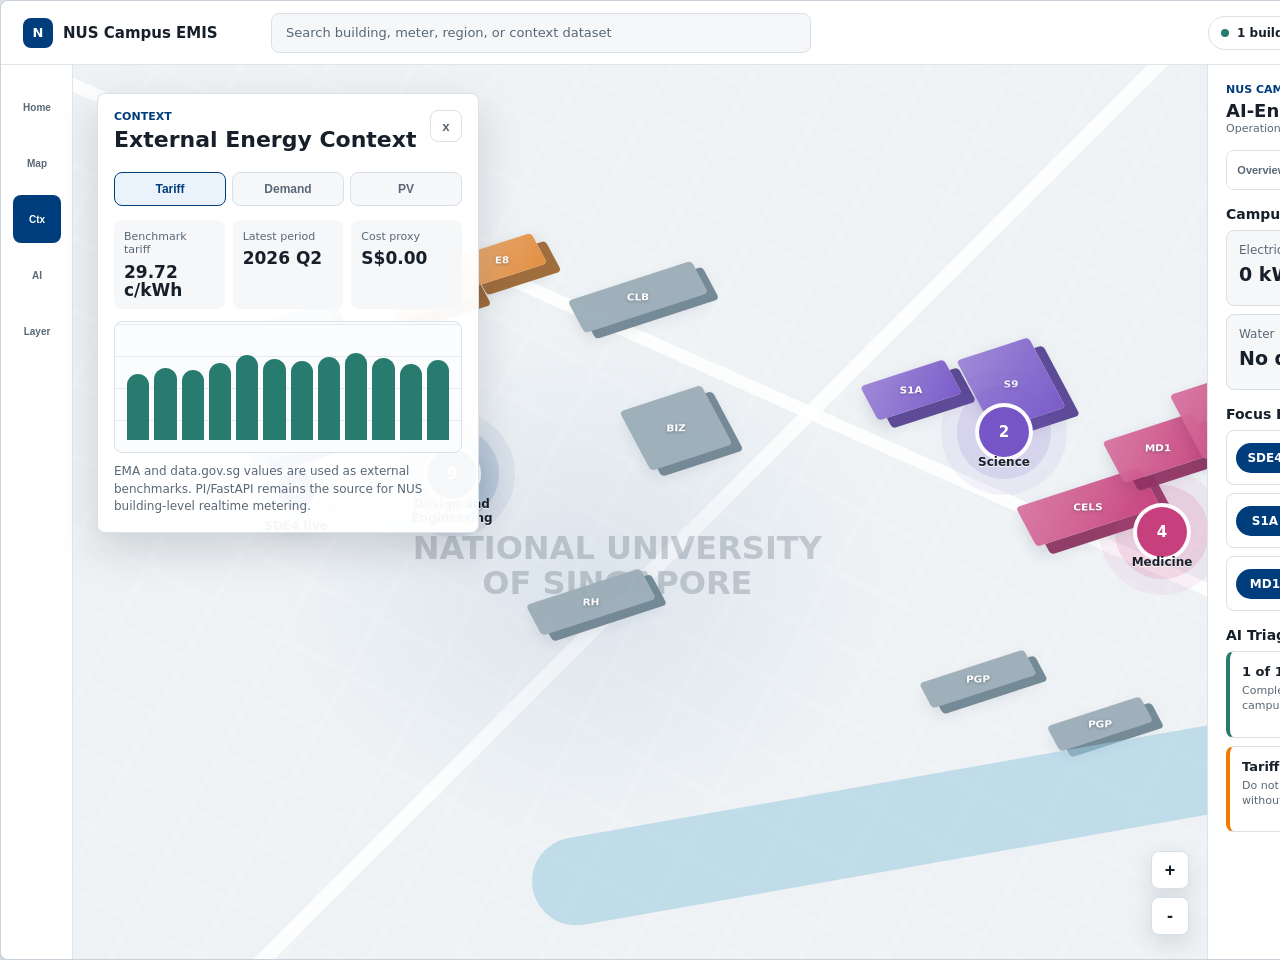
<file: docs/design-mockups/campus-emis-concept.html>
<!doctype html>
<html lang="en">
  <head>
    <meta charset="utf-8" />
    <meta name="viewport" content="width=device-width, initial-scale=1" />
    <title>NUS Campus EMIS Concept Mockup</title>
    <style>
      :root {
        color-scheme: light;
        --ink: #17202a;
        --muted: #596877;
        --line: #d9e0e7;
        --panel: #ffffff;
        --soft: #f5f7f9;
        --map: #eef2f5;
        --blue: #003d7c;
        --orange: #ef7c00;
        --teal: #287c6f;
        --pink: #c73f7d;
        --violet: #7655c7;
        --shadow: 0 16px 42px rgba(23, 32, 42, 0.16);
      }

      * {
        box-sizing: border-box;
      }

      html,
      body {
        width: 100%;
        height: 100%;
        margin: 0;
      }

      body {
        display: grid;
        place-items: center;
        font-family:
          Inter, ui-sans-serif, system-ui, -apple-system, BlinkMacSystemFont, "Segoe UI",
          sans-serif;
        color: var(--ink);
        background: #dfe5eb;
      }

      .frame {
        position: relative;
        width: 1600px;
        height: 960px;
        overflow: hidden;
        border: 1px solid #c9d1da;
        border-radius: 8px;
        background: var(--panel);
        box-shadow: 0 28px 70px rgba(23, 32, 42, 0.18);
      }

      .topbar {
        position: absolute;
        inset: 0 0 auto 0;
        z-index: 6;
        display: grid;
        grid-template-columns: 224px minmax(320px, 1fr) auto;
        align-items: center;
        gap: 24px;
        height: 64px;
        padding: 0 22px;
        border-bottom: 1px solid rgba(217, 224, 231, 0.82);
        background: rgba(255, 255, 255, 0.92);
        backdrop-filter: blur(14px);
      }

      .brand {
        display: flex;
        align-items: center;
        gap: 10px;
        font-size: 15px;
        font-weight: 760;
      }

      .brand-mark {
        display: inline-grid;
        place-items: center;
        width: 30px;
        height: 30px;
        border-radius: 8px;
        background: var(--blue);
        color: #fff;
        font-size: 13px;
        font-weight: 800;
      }

      .search {
        display: flex;
        align-items: center;
        max-width: 540px;
        height: 40px;
        padding: 0 14px;
        border: 1px solid var(--line);
        border-radius: 8px;
        background: var(--soft);
        color: var(--muted);
        font-size: 13px;
      }

      .top-actions {
        display: flex;
        align-items: center;
        gap: 10px;
        justify-content: end;
      }

      .status-pill {
        display: inline-flex;
        align-items: center;
        gap: 8px;
        height: 34px;
        padding: 0 12px;
        border: 1px solid var(--line);
        border-radius: 999px;
        background: #fff;
        color: var(--ink);
        font-size: 12px;
        font-weight: 680;
      }

      .status-pill::before {
        content: "";
        width: 8px;
        height: 8px;
        border-radius: 999px;
        background: var(--teal);
      }

      .user-dot {
        display: inline-grid;
        place-items: center;
        width: 34px;
        height: 34px;
        border-radius: 999px;
        background: #eef4f8;
        color: var(--blue);
        font-size: 12px;
        font-weight: 800;
      }

      .rail {
        position: absolute;
        inset: 64px auto 0 0;
        z-index: 5;
        display: grid;
        align-content: start;
        gap: 8px;
        width: 72px;
        padding: 18px 12px;
        border-right: 1px solid rgba(217, 224, 231, 0.82);
        background: rgba(255, 255, 255, 0.9);
        backdrop-filter: blur(12px);
      }

      .rail button {
        display: grid;
        place-items: center;
        width: 48px;
        height: 48px;
        border: 0;
        border-radius: 8px;
        background: transparent;
        color: var(--muted);
        font-size: 10px;
        font-weight: 720;
      }

      .rail button.active {
        background: var(--blue);
        color: #fff;
      }

      .map {
        position: absolute;
        inset: 64px 392px 0 72px;
        overflow: hidden;
        background:
          linear-gradient(rgba(238, 242, 245, 0.85), rgba(238, 242, 245, 0.85)),
          repeating-linear-gradient(28deg, transparent 0 58px, rgba(255, 255, 255, 0.86) 58px 64px),
          repeating-linear-gradient(118deg, transparent 0 70px, rgba(255, 255, 255, 0.9) 70px 76px),
          var(--map);
      }

      .map::before,
      .map::after {
        position: absolute;
        content: "";
        pointer-events: none;
      }

      .map::before {
        inset: 0;
        background:
          radial-gradient(ellipse at 45% 58%, rgba(0, 61, 124, 0.08), transparent 34%),
          linear-gradient(135deg, transparent 0 53%, rgba(255, 255, 255, 0.84) 53% 54%, transparent 54%),
          linear-gradient(24deg, transparent 0 62%, rgba(255, 255, 255, 0.9) 62% 63%, transparent 63%);
      }

      .map::after {
        right: -80px;
        bottom: 92px;
        width: 760px;
        height: 88px;
        border-radius: 999px;
        background: rgba(157, 203, 224, 0.56);
        transform: rotate(-10deg);
      }

      .map-label {
        position: absolute;
        color: rgba(82, 97, 111, 0.28);
        font-size: 18px;
        font-weight: 740;
        text-transform: uppercase;
      }

      .label-main {
        left: 48%;
        top: 56%;
        transform: translate(-50%, -50%);
        font-size: 32px;
        line-height: 1.1;
        text-align: center;
      }

      .label-road {
        left: 22%;
        top: 45%;
        transform: rotate(-24deg);
        font-size: 17px;
        text-transform: none;
      }

      .building {
        position: absolute;
        width: var(--w);
        height: var(--h);
        border-radius: 4px;
        background: linear-gradient(135deg, color-mix(in srgb, var(--c) 72%, white), var(--c));
        box-shadow:
          9px 12px 0 color-mix(in srgb, var(--c) 66%, #17202a),
          0 8px 18px rgba(23, 32, 42, 0.18);
        transform: rotate(-18deg) skewX(10deg);
        opacity: 0.95;
      }

      .building.dim {
        background: #9badb8;
        box-shadow:
          7px 9px 0 #6f8592,
          0 8px 18px rgba(23, 32, 42, 0.12);
      }

      .building small {
        position: absolute;
        left: 50%;
        top: 50%;
        color: #fff;
        font-size: 10px;
        font-weight: 800;
        text-shadow: 0 1px 3px rgba(23, 32, 42, 0.36);
        transform: translate(-50%, -50%) rotate(18deg) skewX(-10deg);
      }

      .pin {
        position: absolute;
        display: grid;
        place-items: center;
        width: 46px;
        height: 46px;
        border: 4px solid rgba(255, 255, 255, 0.98);
        border-radius: 999px;
        background: var(--blue);
        color: #fff;
        box-shadow: 0 10px 28px rgba(0, 61, 124, 0.28);
        font-size: 15px;
        font-weight: 820;
      }

      .pin span {
        position: absolute;
        top: 48px;
        left: 50%;
        width: max-content;
        max-width: 150px;
        color: var(--ink);
        font-size: 12px;
        font-weight: 720;
        text-align: center;
        text-shadow: 0 1px 0 #fff;
        transform: translateX(-50%);
      }

      .pin.region {
        width: 58px;
        height: 58px;
        background: rgba(0, 61, 124, 0.88);
        box-shadow:
          0 0 0 18px rgba(0, 61, 124, 0.12),
          0 0 0 34px rgba(0, 61, 124, 0.06),
          0 10px 30px rgba(0, 61, 124, 0.22);
      }

      .pin.violet {
        background: var(--violet);
        box-shadow:
          0 0 0 18px rgba(118, 85, 199, 0.14),
          0 0 0 34px rgba(118, 85, 199, 0.07);
      }

      .pin.pink {
        background: var(--pink);
        box-shadow:
          0 0 0 18px rgba(199, 63, 125, 0.14),
          0 0 0 34px rgba(199, 63, 125, 0.07);
      }

      .left-panel {
        position: absolute;
        left: 96px;
        top: 92px;
        z-index: 7;
        width: 382px;
        padding: 16px;
        border: 1px solid rgba(217, 224, 231, 0.96);
        border-radius: 8px;
        background: rgba(255, 255, 255, 0.96);
        box-shadow: var(--shadow);
      }

      .panel-head {
        display: flex;
        justify-content: space-between;
        gap: 12px;
        align-items: start;
      }

      .eyebrow {
        margin: 0 0 4px;
        color: var(--blue);
        font-size: 11px;
        font-weight: 780;
        text-transform: uppercase;
      }

      h1,
      h2,
      h3,
      p {
        margin-top: 0;
      }

      h1 {
        margin-bottom: 6px;
        font-size: 22px;
        line-height: 1.15;
      }

      h2 {
        margin-bottom: 0;
        font-size: 18px;
        line-height: 1.2;
      }

      h3 {
        margin-bottom: 8px;
        font-size: 14px;
      }

      .ghost-button {
        height: 32px;
        min-width: 32px;
        border: 1px solid var(--line);
        border-radius: 8px;
        background: #fff;
        color: var(--muted);
        font-weight: 760;
      }

      .context-tabs {
        display: grid;
        grid-template-columns: repeat(3, 1fr);
        gap: 6px;
        margin: 14px 0;
      }

      .context-tabs button {
        min-height: 34px;
        border: 1px solid var(--line);
        border-radius: 8px;
        background: var(--soft);
        color: var(--muted);
        font-size: 12px;
        font-weight: 720;
      }

      .context-tabs button.active {
        border-color: var(--blue);
        background: #eaf2fb;
        color: var(--blue);
      }

      .kpis {
        display: grid;
        grid-template-columns: repeat(3, 1fr);
        gap: 8px;
        margin-bottom: 12px;
      }

      .kpi {
        min-height: 74px;
        padding: 10px;
        border-radius: 8px;
        background: var(--soft);
      }

      .kpi span {
        display: block;
        color: var(--muted);
        font-size: 11px;
        line-height: 1.2;
      }

      .kpi strong {
        display: block;
        margin-top: 7px;
        font-size: 17px;
        line-height: 1.05;
      }

      .chart {
        display: grid;
        align-items: end;
        grid-template-columns: repeat(12, 1fr);
        gap: 5px;
        height: 132px;
        padding: 14px 12px 12px;
        border: 1px solid var(--line);
        border-radius: 8px;
        background:
          repeating-linear-gradient(0deg, transparent 0 31px, rgba(217, 224, 231, 0.68) 31px 32px),
          #fbfcfd;
      }

      .bar {
        height: var(--v);
        border-radius: 999px 999px 4px 4px;
        background: var(--teal);
      }

      .context-note {
        margin: 10px 0 0;
        color: var(--muted);
        font-size: 12px;
        line-height: 1.45;
      }

      .right-panel {
        position: absolute;
        inset: 64px 0 0 auto;
        z-index: 5;
        width: 392px;
        overflow: auto;
        padding: 18px;
        border-left: 1px solid rgba(217, 224, 231, 0.92);
        background: rgba(255, 255, 255, 0.96);
      }

      .tabs {
        display: grid;
        grid-template-columns: repeat(5, 1fr);
        margin: 14px 0 16px;
        overflow: hidden;
        border: 1px solid var(--line);
        border-radius: 8px;
      }

      .tabs button {
        min-height: 38px;
        border: 0;
        border-right: 1px solid var(--line);
        background: #fff;
        color: var(--muted);
        font-size: 11px;
        font-weight: 760;
      }

      .tabs button:last-child {
        border-right: 0;
      }

      .tabs button.active {
        background: var(--blue);
        color: #fff;
      }

      .panel-section {
        margin-bottom: 16px;
      }

      .summary-grid {
        display: grid;
        grid-template-columns: repeat(2, 1fr);
        gap: 8px;
      }

      .summary-card,
      .insight,
      .building-card {
        border: 1px solid var(--line);
        border-radius: 8px;
        background: #fff;
      }

      .summary-card {
        min-height: 76px;
        padding: 12px;
        background: var(--soft);
      }

      .summary-card span {
        display: block;
        color: var(--muted);
        font-size: 12px;
      }

      .summary-card strong {
        display: block;
        margin-top: 6px;
        font-size: 19px;
      }

      .building-list {
        display: grid;
        gap: 8px;
      }

      .building-card {
        display: grid;
        grid-template-columns: 58px 1fr auto;
        gap: 10px;
        align-items: center;
        min-height: 54px;
        padding: 9px;
      }

      .code {
        display: inline-grid;
        place-items: center;
        min-height: 30px;
        border-radius: 999px;
        background: var(--blue);
        color: #fff;
        font-size: 12px;
        font-weight: 780;
      }

      .building-card strong {
        display: block;
        font-size: 13px;
      }

      .building-card small,
      .insight p,
      .section-kicker {
        color: var(--muted);
        font-size: 11px;
        line-height: 1.35;
      }

      .live {
        color: var(--teal);
        font-size: 11px;
        font-weight: 820;
      }

      .insight {
        padding: 12px;
        border-left: 4px solid var(--teal);
      }

      .insight.warning {
        border-left-color: var(--orange);
      }

      .insight strong {
        display: block;
        margin-bottom: 5px;
        font-size: 13px;
      }

      .map-controls {
        position: absolute;
        right: 410px;
        bottom: 24px;
        z-index: 7;
        display: grid;
        gap: 8px;
      }

      .map-controls button {
        width: 38px;
        height: 38px;
        border: 1px solid var(--line);
        border-radius: 8px;
        background: #fff;
        color: var(--ink);
        font-size: 18px;
        font-weight: 800;
        box-shadow: 0 8px 22px rgba(23, 32, 42, 0.12);
      }
    </style>
  </head>
  <body>
    <main class="frame">
      <header class="topbar">
        <div class="brand"><span class="brand-mark">N</span>NUS Campus EMIS</div>
        <div class="search">Search building, meter, region, or context dataset</div>
        <div class="top-actions">
          <span class="status-pill">1 building live</span>
          <span class="status-pill">EMA context loaded</span>
          <span class="user-dot">BI</span>
        </div>
      </header>

      <nav class="rail" aria-label="Concept navigation">
        <button>Home</button>
        <button>Map</button>
        <button class="active">Ctx</button>
        <button>AI</button>
        <button>Layer</button>
      </nav>

      <section class="map" aria-label="Concept campus map">
        <span class="map-label label-main">National University<br />of Singapore</span>
        <span class="map-label label-road">Kent Ridge Road</span>

        <div class="building dim" style="left: 165px; top: 250px; --w: 98px; --h: 32px"><small>SDE3</small></div>
        <div class="building" style="left: 170px; top: 336px; --w: 74px; --h: 56px; --c: #4c73d9"><small>SDE4</small></div>
        <div class="building" style="left: 270px; top: 318px; --w: 92px; --h: 42px; --c: #4c73d9"><small>SDE2</small></div>
        <div class="building" style="left: 318px; top: 212px; --w: 80px; --h: 34px; --c: #e08a38"><small>E6</small></div>
        <div class="building" style="left: 390px; top: 178px; --w: 78px; --h: 34px; --c: #e08a38"><small>E8</small></div>
        <div class="building dim" style="left: 500px; top: 214px; --w: 130px; --h: 36px"><small>CLB</small></div>
        <div class="building dim" style="left: 560px; top: 330px; --w: 86px; --h: 66px"><small>BIZ</small></div>
        <div class="building dim" style="left: 458px; top: 520px; --w: 120px; --h: 34px"><small>RH</small></div>
        <div class="building" style="left: 794px; top: 306px; --w: 88px; --h: 38px; --c: #7655c7"><small>S1A</small></div>
        <div class="building" style="left: 900px; top: 280px; --w: 76px; --h: 78px; --c: #7655c7"><small>S9</small></div>
        <div class="building" style="left: 950px; top: 420px; --w: 130px; --h: 44px; --c: #c73f7d"><small>CELS</small></div>
        <div class="building" style="left: 1038px; top: 360px; --w: 94px; --h: 46px; --c: #c73f7d"><small>MD1</small></div>
        <div class="building" style="left: 1112px; top: 316px; --w: 68px; --h: 72px; --c: #c73f7d"><small>MD6</small></div>
        <div class="building dim" style="left: 850px; top: 600px; --w: 110px; --h: 28px"><small>PGP</small></div>
        <div class="building dim" style="left: 978px; top: 645px; --w: 98px; --h: 28px"><small>PGP</small></div>

        <div class="pin region" style="left: 350px; top: 380px">9<span>Design and Engineering</span></div>
        <div class="pin region violet" style="left: 902px; top: 338px">2<span>Science</span></div>
        <div class="pin region pink" style="left: 1060px; top: 438px">4<span>Medicine</span></div>
        <div class="pin" style="left: 200px; top: 402px">S<span>SDE4 live</span></div>
      </section>

      <aside class="left-panel">
        <div class="panel-head">
          <div>
            <p class="eyebrow">Context</p>
            <h1>External Energy Context</h1>
          </div>
          <button class="ghost-button">x</button>
        </div>
        <div class="context-tabs">
          <button class="active">Tariff</button>
          <button>Demand</button>
          <button>PV</button>
        </div>
        <div class="kpis">
          <div class="kpi"><span>Benchmark tariff</span><strong>29.72 c/kWh</strong></div>
          <div class="kpi"><span>Latest period</span><strong>2026 Q2</strong></div>
          <div class="kpi"><span>Cost proxy</span><strong>S$0.00</strong></div>
        </div>
        <div class="chart" aria-label="Concept bar chart">
          <span class="bar" style="--v: 64%"></span>
          <span class="bar" style="--v: 70%"></span>
          <span class="bar" style="--v: 68%"></span>
          <span class="bar" style="--v: 74%"></span>
          <span class="bar" style="--v: 82%"></span>
          <span class="bar" style="--v: 78%"></span>
          <span class="bar" style="--v: 76%"></span>
          <span class="bar" style="--v: 80%"></span>
          <span class="bar" style="--v: 84%"></span>
          <span class="bar" style="--v: 79%"></span>
          <span class="bar" style="--v: 73%"></span>
          <span class="bar" style="--v: 77%"></span>
        </div>
        <p class="context-note">
          EMA and data.gov.sg values are used as external benchmarks. PI/FastAPI remains the source for NUS building-level realtime metering.
        </p>
      </aside>

      <aside class="right-panel">
        <p class="eyebrow">NUS Campus EMIS</p>
        <h2>AI-Enabled Campus EMIS</h2>
        <p class="section-kicker">Operational monitoring, context evidence, and AI triage.</p>

        <nav class="tabs">
          <button>Overview</button>
          <button>Buildings</button>
          <button class="active">Context</button>
          <button>AI</button>
          <button>Layers</button>
        </nav>

        <section class="panel-section">
          <h3>Campus Status</h3>
          <div class="summary-grid">
            <div class="summary-card"><span>Electricity</span><strong>0 kWh/h</strong></div>
            <div class="summary-card"><span>Cooling</span><strong>0 kWh/h</strong></div>
            <div class="summary-card"><span>Water</span><strong>No data</strong></div>
            <div class="summary-card"><span>PV</span><strong>0 kW</strong></div>
          </div>
        </section>

        <section class="panel-section">
          <h3>Focus Buildings</h3>
          <div class="building-list">
            <div class="building-card"><span class="code">SDE4</span><div><strong>SDE4</strong><small>Design and Environment</small></div><span class="live">Live</span></div>
            <div class="building-card"><span class="code">S1A</span><div><strong>Lee Wee Kheng Building</strong><small>Science / academic</small></div><span></span></div>
            <div class="building-card"><span class="code">MD1</span><div><strong>MD1 Tahir Foundation</strong><small>Medicine</small></div><span></span></div>
          </div>
        </section>

        <section class="panel-section">
          <h3>AI Triage</h3>
          <article class="insight">
            <strong>1 of 16 focus buildings has live data</strong>
            <p>Complete PI Web API to building-code mapping before campus-wide AI fault detection.</p>
          </article>
          <article class="insight warning" style="margin-top: 8px">
            <strong>Tariff benchmark is context only</strong>
            <p>Do not label public tariff data as actual NUS electricity cost without contract data.</p>
          </article>
        </section>
      </aside>

      <div class="map-controls">
        <button>+</button>
        <button>-</button>
      </div>
    </main>
  </body>
</html>
</file>
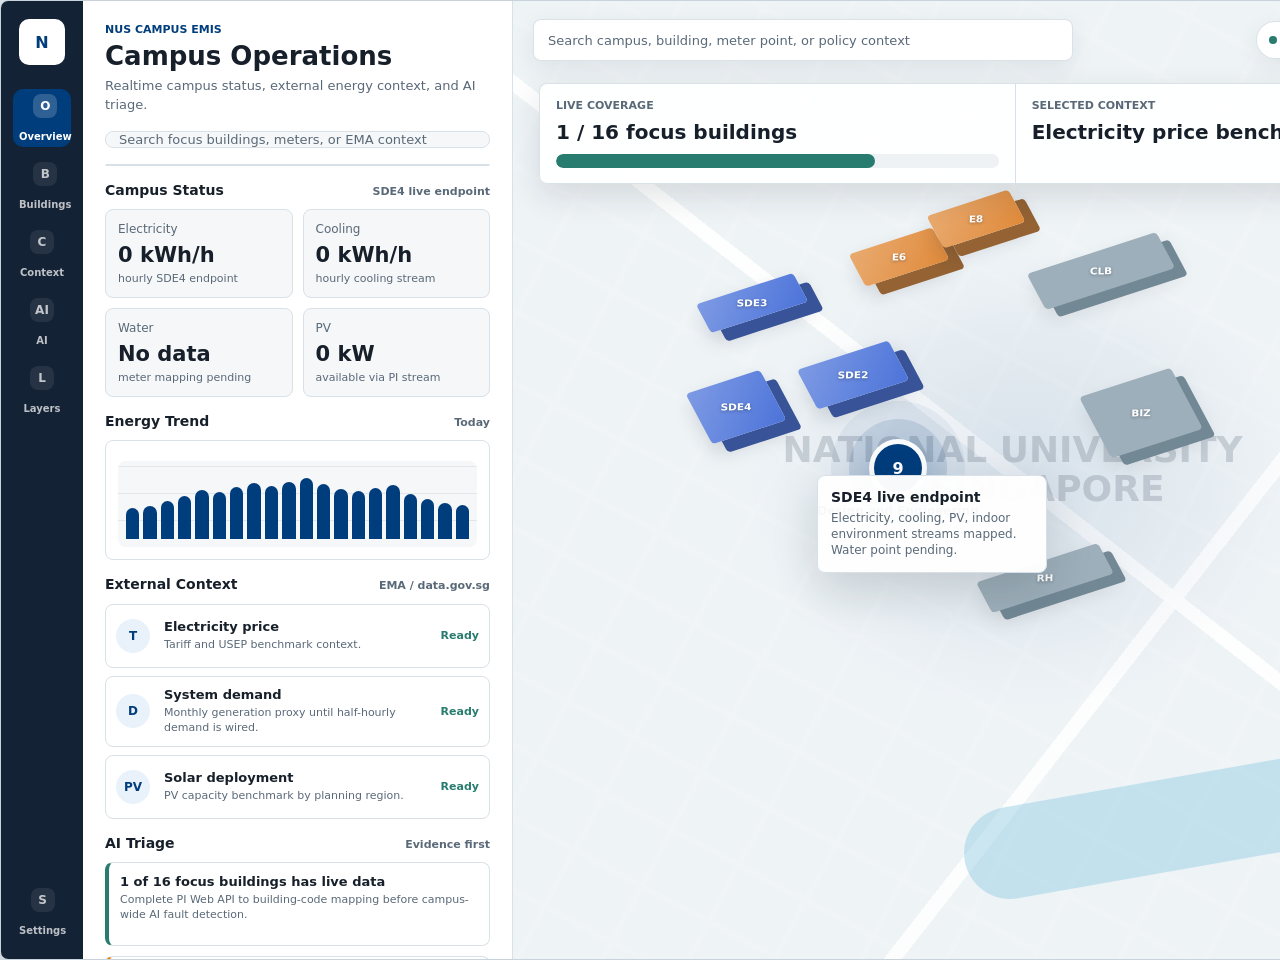
<file: docs/design-mockups/campus-emis-left-rail-board-concept.html>
<!doctype html>
<html lang="en">
  <head>
    <meta charset="utf-8" />
    <meta name="viewport" content="width=device-width, initial-scale=1" />
    <title>NUS Campus EMIS Left Rail Board Concept</title>
    <style>
      :root {
        color-scheme: light;
        --ink: #17202a;
        --muted: #5a6978;
        --line: #d9e1e8;
        --soft: #f5f7f9;
        --panel: #ffffff;
        --rail: #142235;
        --rail-soft: #1d3148;
        --blue: #003d7c;
        --blue-soft: #e9f2fb;
        --orange: #ef7c00;
        --teal: #287c6f;
        --violet: #7655c7;
        --pink: #c73f7d;
        --red: #b43b34;
        --shadow: 0 18px 46px rgba(23, 32, 42, 0.15);
      }

      * {
        box-sizing: border-box;
      }

      html,
      body {
        width: 100%;
        height: 100%;
        margin: 0;
      }

      body {
        display: grid;
        place-items: center;
        font-family:
          Inter, ui-sans-serif, system-ui, -apple-system, BlinkMacSystemFont, "Segoe UI",
          sans-serif;
        color: var(--ink);
        background: #dfe6ed;
      }

      button {
        font: inherit;
      }

      .frame {
        position: relative;
        display: grid;
        grid-template-columns: 82px 430px minmax(0, 1fr);
        width: 1600px;
        height: 960px;
        overflow: hidden;
        border: 1px solid #c9d3dc;
        border-radius: 8px;
        background: var(--panel);
        box-shadow: 0 28px 72px rgba(23, 32, 42, 0.2);
      }

      .rail {
        display: grid;
        grid-template-rows: auto 1fr auto;
        min-width: 0;
        padding: 18px 12px;
        background: var(--rail);
        color: rgba(255, 255, 255, 0.72);
      }

      .rail-logo {
        display: grid;
        place-items: center;
        width: 46px;
        height: 46px;
        margin: 0 auto 24px;
        border-radius: 10px;
        background: #ffffff;
        color: var(--blue);
        font-weight: 850;
      }

      .rail-nav {
        display: grid;
        align-content: start;
        gap: 10px;
      }

      .rail-nav button,
      .rail-bottom button {
        display: grid;
        place-items: center;
        gap: 5px;
        width: 58px;
        min-height: 58px;
        border: 0;
        border-radius: 10px;
        background: transparent;
        color: inherit;
        font-size: 10px;
        font-weight: 720;
      }

      .rail-nav button span,
      .rail-bottom button span {
        display: grid;
        place-items: center;
        width: 24px;
        height: 24px;
        border-radius: 8px;
        background: rgba(255, 255, 255, 0.08);
        font-size: 12px;
      }

      .rail-nav button.active {
        background: var(--blue);
        color: #fff;
      }

      .rail-nav button.active span {
        background: rgba(255, 255, 255, 0.18);
      }

      .board {
        position: relative;
        z-index: 3;
        display: flex;
        flex-direction: column;
        gap: 16px;
        min-width: 0;
        height: 100%;
        overflow: auto;
        padding: 22px 22px 24px;
        border-right: 1px solid var(--line);
        background: rgba(255, 255, 255, 0.96);
      }

      .board-header {
        display: grid;
        gap: 6px;
      }

      .eyebrow {
        margin: 0;
        color: var(--blue);
        font-size: 11px;
        font-weight: 800;
        letter-spacing: 0;
        text-transform: uppercase;
      }

      h1,
      h2,
      h3,
      p {
        margin-top: 0;
      }

      h1 {
        margin-bottom: 0;
        font-size: 26px;
        line-height: 1.12;
      }

      h2 {
        margin-bottom: 8px;
        font-size: 18px;
        line-height: 1.2;
      }

      h3 {
        margin-bottom: 9px;
        font-size: 14px;
        line-height: 1.25;
      }

      .note {
        margin: 0;
        color: var(--muted);
        font-size: 13px;
        line-height: 1.45;
      }

      .search {
        display: flex;
        align-items: center;
        height: 42px;
        padding: 0 13px;
        border: 1px solid var(--line);
        border-radius: 8px;
        background: var(--soft);
        color: var(--muted);
        font-size: 13px;
      }

      .board-tabs {
        display: grid;
        grid-template-columns: repeat(5, minmax(0, 1fr));
        overflow: hidden;
        border: 1px solid var(--line);
        border-radius: 8px;
      }

      .board-tabs button {
        min-height: 38px;
        border: 0;
        border-right: 1px solid var(--line);
        background: #fff;
        color: var(--muted);
        font-size: 11px;
        font-weight: 760;
      }

      .board-tabs button:last-child {
        border-right: 0;
      }

      .board-tabs button.active {
        background: var(--blue);
        color: #fff;
      }

      .section {
        display: grid;
        gap: 10px;
      }

      .section-title {
        display: flex;
        align-items: baseline;
        justify-content: space-between;
        gap: 10px;
      }

      .section-title h3 {
        margin: 0;
      }

      .section-title span {
        color: var(--muted);
        font-size: 11px;
        font-weight: 700;
      }

      .kpi-grid {
        display: grid;
        grid-template-columns: repeat(2, minmax(0, 1fr));
        gap: 10px;
      }

      .kpi {
        min-height: 84px;
        padding: 12px;
        border: 1px solid var(--line);
        border-radius: 8px;
        background: var(--soft);
      }

      .kpi span {
        display: block;
        color: var(--muted);
        font-size: 12px;
      }

      .kpi strong {
        display: block;
        margin-top: 8px;
        font-size: 21px;
        line-height: 1.08;
      }

      .kpi small {
        display: block;
        margin-top: 5px;
        color: var(--muted);
        font-size: 11px;
      }

      .chart-card,
      .context-card,
      .ai-card,
      .building-card {
        border: 1px solid var(--line);
        border-radius: 8px;
        background: #fff;
      }

      .chart-card {
        padding: 12px;
      }

      .sparkbars {
        display: grid;
        align-items: end;
        grid-template-columns: repeat(20, 1fr);
        gap: 4px;
        height: 86px;
        margin-top: 8px;
        padding: 8px;
        border-radius: 8px;
        background:
          repeating-linear-gradient(0deg, transparent 0 26px, rgba(217, 225, 232, 0.72) 26px 27px),
          var(--soft);
      }

      .sparkbars i {
        display: block;
        height: var(--h);
        border-radius: 999px 999px 3px 3px;
        background: var(--blue);
      }

      .context-list {
        display: grid;
        gap: 8px;
      }

      .context-card {
        display: grid;
        grid-template-columns: 38px minmax(0, 1fr) auto;
        align-items: center;
        gap: 10px;
        min-height: 64px;
        padding: 10px;
      }

      .context-card .badge {
        display: grid;
        place-items: center;
        width: 34px;
        height: 34px;
        border-radius: 999px;
        background: var(--blue-soft);
        color: var(--blue);
        font-size: 12px;
        font-weight: 850;
      }

      .context-card strong,
      .ai-card strong,
      .building-card strong {
        display: block;
        font-size: 13px;
        line-height: 1.25;
      }

      .context-card small,
      .ai-card p,
      .building-card small {
        display: block;
        margin-top: 3px;
        color: var(--muted);
        font-size: 11px;
        line-height: 1.35;
      }

      .context-card em {
        color: var(--teal);
        font-size: 11px;
        font-style: normal;
        font-weight: 800;
      }

      .ai-card {
        padding: 11px;
        border-left: 4px solid var(--teal);
      }

      .ai-card.warning {
        border-left-color: var(--orange);
      }

      .workspace {
        position: relative;
        min-width: 0;
        overflow: hidden;
        background:
          linear-gradient(rgba(238, 243, 246, 0.88), rgba(238, 243, 246, 0.88)),
          repeating-linear-gradient(28deg, transparent 0 58px, rgba(255, 255, 255, 0.9) 58px 64px),
          repeating-linear-gradient(118deg, transparent 0 70px, rgba(255, 255, 255, 0.92) 70px 76px),
          #eef3f6;
      }

      .workspace::before,
      .workspace::after {
        position: absolute;
        content: "";
        pointer-events: none;
      }

      .workspace::before {
        inset: 0;
        background:
          radial-gradient(ellipse at 47% 50%, rgba(0, 61, 124, 0.1), transparent 34%),
          linear-gradient(38deg, transparent 0 48%, rgba(255, 255, 255, 0.92) 48% 49%, transparent 49%),
          linear-gradient(128deg, transparent 0 61%, rgba(255, 255, 255, 0.86) 61% 62%, transparent 62%);
      }

      .workspace::after {
        right: -120px;
        bottom: 118px;
        width: 760px;
        height: 92px;
        border-radius: 999px;
        background: rgba(154, 207, 230, 0.5);
        transform: rotate(-10deg);
      }

      .workspace-top {
        position: absolute;
        inset: 18px 20px auto 20px;
        z-index: 5;
        display: flex;
        align-items: center;
        justify-content: space-between;
        gap: 16px;
      }

      .global-search {
        display: flex;
        align-items: center;
        width: min(540px, 52%);
        height: 42px;
        padding: 0 14px;
        border: 1px solid rgba(217, 225, 232, 0.95);
        border-radius: 8px;
        background: rgba(255, 255, 255, 0.95);
        color: var(--muted);
        font-size: 13px;
        box-shadow: 0 8px 24px rgba(23, 32, 42, 0.08);
      }

      .status-row {
        display: flex;
        align-items: center;
        gap: 8px;
      }

      .pill {
        display: inline-flex;
        align-items: center;
        gap: 8px;
        height: 38px;
        padding: 0 12px;
        border: 1px solid rgba(217, 225, 232, 0.95);
        border-radius: 999px;
        background: rgba(255, 255, 255, 0.96);
        color: var(--ink);
        font-size: 12px;
        font-weight: 750;
        box-shadow: 0 8px 24px rgba(23, 32, 42, 0.08);
      }

      .pill::before {
        content: "";
        width: 8px;
        height: 8px;
        border-radius: 999px;
        background: var(--teal);
      }

      .map-title {
        position: absolute;
        left: 46%;
        top: 49%;
        z-index: 1;
        color: rgba(82, 97, 111, 0.24);
        font-size: 36px;
        font-weight: 780;
        line-height: 1.08;
        text-align: center;
        text-transform: uppercase;
        transform: translate(-50%, -50%);
      }

      .building {
        position: absolute;
        z-index: 2;
        width: var(--w);
        height: var(--h);
        border-radius: 4px;
        background: linear-gradient(135deg, color-mix(in srgb, var(--c) 72%, white), var(--c));
        box-shadow:
          10px 13px 0 color-mix(in srgb, var(--c) 62%, #17202a),
          0 10px 20px rgba(23, 32, 42, 0.18);
        transform: rotate(-18deg) skewX(10deg);
      }

      .building.dim {
        background: #9dafba;
        box-shadow:
          8px 11px 0 #728895,
          0 10px 20px rgba(23, 32, 42, 0.12);
      }

      .building small {
        position: absolute;
        left: 50%;
        top: 50%;
        color: #fff;
        font-size: 10px;
        font-weight: 850;
        text-shadow: 0 1px 3px rgba(23, 32, 42, 0.36);
        transform: translate(-50%, -50%) rotate(18deg) skewX(-10deg);
      }

      .region-pin {
        position: absolute;
        z-index: 4;
        display: grid;
        place-items: center;
        width: 58px;
        height: 58px;
        border: 5px solid rgba(255, 255, 255, 0.98);
        border-radius: 999px;
        background: var(--blue);
        color: #fff;
        font-size: 16px;
        font-weight: 850;
        box-shadow:
          0 0 0 20px rgba(0, 61, 124, 0.12),
          0 0 0 38px rgba(0, 61, 124, 0.06),
          0 14px 30px rgba(0, 61, 124, 0.24);
      }

      .region-pin span {
        position: absolute;
        top: 60px;
        left: 50%;
        width: max-content;
        max-width: 170px;
        color: var(--ink);
        font-size: 12px;
        font-weight: 760;
        text-align: center;
        text-shadow: 0 1px 0 #fff;
        transform: translateX(-50%);
      }

      .region-pin.violet {
        background: var(--violet);
        box-shadow:
          0 0 0 20px rgba(118, 85, 199, 0.13),
          0 0 0 38px rgba(118, 85, 199, 0.07),
          0 14px 30px rgba(118, 85, 199, 0.24);
      }

      .region-pin.pink {
        background: var(--pink);
        box-shadow:
          0 0 0 20px rgba(199, 63, 125, 0.13),
          0 0 0 38px rgba(199, 63, 125, 0.07),
          0 14px 30px rgba(199, 63, 125, 0.24);
      }

      .live-popup {
        position: absolute;
        left: 304px;
        top: 474px;
        z-index: 6;
        width: 230px;
        padding: 13px;
        border: 1px solid var(--line);
        border-radius: 8px;
        background: rgba(255, 255, 255, 0.97);
        box-shadow: var(--shadow);
      }

      .live-popup strong {
        display: block;
        margin-bottom: 5px;
        font-size: 14px;
      }

      .live-popup p {
        margin: 0;
        color: var(--muted);
        font-size: 12px;
        line-height: 1.35;
      }

      .floating-status {
        position: absolute;
        left: 26px;
        right: 26px;
        top: 82px;
        z-index: 5;
        display: grid;
        grid-template-columns: 1.2fr 1fr 160px;
        overflow: hidden;
        border: 1px solid rgba(217, 225, 232, 0.95);
        border-radius: 8px;
        background: rgba(255, 255, 255, 0.94);
        box-shadow: 0 12px 32px rgba(23, 32, 42, 0.12);
      }

      .floating-status > div {
        min-height: 78px;
        padding: 15px 16px;
        border-right: 1px solid var(--line);
      }

      .floating-status > div:last-child {
        border-right: 0;
      }

      .floating-status span {
        display: block;
        color: var(--muted);
        font-size: 11px;
        font-weight: 760;
        text-transform: uppercase;
      }

      .floating-status strong {
        display: block;
        margin-top: 8px;
        font-size: 20px;
      }

      .mini-progress {
        height: 14px;
        margin-top: 10px;
        overflow: hidden;
        border-radius: 999px;
        background: #eef2f5;
      }

      .mini-progress i {
        display: block;
        width: 72%;
        height: 100%;
        border-radius: inherit;
        background: var(--teal);
      }

      .map-legend {
        position: absolute;
        right: 26px;
        bottom: 24px;
        z-index: 5;
        width: 242px;
        padding: 13px;
        border: 1px solid var(--line);
        border-radius: 8px;
        background: rgba(255, 255, 255, 0.96);
        box-shadow: var(--shadow);
      }

      .legend-row {
        display: flex;
        align-items: center;
        gap: 8px;
        margin-top: 8px;
        color: var(--muted);
        font-size: 12px;
      }

      .legend-row i {
        width: 12px;
        height: 12px;
        border-radius: 3px;
        background: var(--blue);
      }

      .zoom-controls {
        position: absolute;
        right: 26px;
        top: 184px;
        z-index: 6;
        display: grid;
        gap: 8px;
      }

      .zoom-controls button {
        width: 38px;
        height: 38px;
        border: 1px solid var(--line);
        border-radius: 8px;
        background: #fff;
        color: var(--ink);
        font-size: 18px;
        font-weight: 850;
        box-shadow: 0 8px 22px rgba(23, 32, 42, 0.12);
      }
    </style>
  </head>
  <body>
    <main class="frame">
      <aside class="rail">
        <div>
          <div class="rail-logo">N</div>
          <nav class="rail-nav" aria-label="Primary navigation">
            <button class="active"><span>O</span>Overview</button>
            <button><span>B</span>Buildings</button>
            <button><span>C</span>Context</button>
            <button><span>AI</span>AI</button>
            <button><span>L</span>Layers</button>
          </nav>
        </div>
        <div></div>
        <div class="rail-bottom"><button><span>S</span>Settings</button></div>
      </aside>

      <aside class="board">
        <header class="board-header">
          <p class="eyebrow">NUS Campus EMIS</p>
          <h1>Campus Operations</h1>
          <p class="note">Realtime campus status, external energy context, and AI triage.</p>
        </header>

        <div class="search">Search focus buildings, meters, or EMA context</div>

        <nav class="board-tabs" aria-label="Dashboard views">
          <button class="active">Overview</button>
          <button>Buildings</button>
          <button>Context</button>
          <button>AI</button>
          <button>Layers</button>
        </nav>

        <section class="section">
          <div class="section-title">
            <h3>Campus Status</h3>
            <span>SDE4 live endpoint</span>
          </div>
          <div class="kpi-grid">
            <div class="kpi"><span>Electricity</span><strong>0 kWh/h</strong><small>hourly SDE4 endpoint</small></div>
            <div class="kpi"><span>Cooling</span><strong>0 kWh/h</strong><small>hourly cooling stream</small></div>
            <div class="kpi"><span>Water</span><strong>No data</strong><small>meter mapping pending</small></div>
            <div class="kpi"><span>PV</span><strong>0 kW</strong><small>available via PI stream</small></div>
          </div>
        </section>

        <section class="section">
          <div class="section-title">
            <h3>Energy Trend</h3>
            <span>Today</span>
          </div>
          <article class="chart-card">
            <div class="sparkbars">
              <i style="--h: 44%"></i><i style="--h: 48%"></i><i style="--h: 55%"></i><i style="--h: 62%"></i>
              <i style="--h: 70%"></i><i style="--h: 68%"></i><i style="--h: 74%"></i><i style="--h: 80%"></i>
              <i style="--h: 76%"></i><i style="--h: 82%"></i><i style="--h: 88%"></i><i style="--h: 79%"></i>
              <i style="--h: 71%"></i><i style="--h: 69%"></i><i style="--h: 73%"></i><i style="--h: 77%"></i>
              <i style="--h: 64%"></i><i style="--h: 58%"></i><i style="--h: 52%"></i><i style="--h: 49%"></i>
            </div>
          </article>
        </section>

        <section class="section">
          <div class="section-title">
            <h3>External Context</h3>
            <span>EMA / data.gov.sg</span>
          </div>
          <div class="context-list">
            <article class="context-card">
              <span class="badge">T</span>
              <div><strong>Electricity price</strong><small>Tariff and USEP benchmark context.</small></div>
              <em>Ready</em>
            </article>
            <article class="context-card">
              <span class="badge">D</span>
              <div><strong>System demand</strong><small>Monthly generation proxy until half-hourly demand is wired.</small></div>
              <em>Ready</em>
            </article>
            <article class="context-card">
              <span class="badge">PV</span>
              <div><strong>Solar deployment</strong><small>PV capacity benchmark by planning region.</small></div>
              <em>Ready</em>
            </article>
          </div>
        </section>

        <section class="section">
          <div class="section-title">
            <h3>AI Triage</h3>
            <span>Evidence first</span>
          </div>
          <article class="ai-card">
            <strong>1 of 16 focus buildings has live data</strong>
            <p>Complete PI Web API to building-code mapping before campus-wide AI fault detection.</p>
          </article>
          <article class="ai-card warning">
            <strong>Cost values are benchmark only</strong>
            <p>Do not label public tariff values as actual NUS electricity cost without contract data.</p>
          </article>
        </section>
      </aside>

      <section class="workspace" aria-label="Campus map workspace">
        <div class="workspace-top">
          <div class="global-search">Search campus, building, meter point, or policy context</div>
          <div class="status-row">
            <span class="pill">1 building live</span>
            <span class="pill">EMA context loaded</span>
          </div>
        </div>

        <div class="floating-status">
          <div>
            <span>Live coverage</span>
            <strong>1 / 16 focus buildings</strong>
            <div class="mini-progress"><i></i></div>
          </div>
          <div>
            <span>Selected context</span>
            <strong>Electricity price benchmark</strong>
          </div>
          <div>
            <span>Updated</span>
            <strong>13 Jun 2026</strong>
          </div>
        </div>

        <div class="map-title">National University<br />of Singapore</div>

        <div class="building" style="left: 188px; top: 286px; --w: 102px; --h: 32px; --c: #4c73d9"><small>SDE3</small></div>
        <div class="building" style="left: 184px; top: 378px; --w: 78px; --h: 56px; --c: #4c73d9"><small>SDE4</small></div>
        <div class="building" style="left: 292px; top: 352px; --w: 96px; --h: 44px; --c: #4c73d9"><small>SDE2</small></div>
        <div class="building" style="left: 342px; top: 238px; --w: 88px; --h: 36px; --c: #e08a38"><small>E6</small></div>
        <div class="building" style="left: 420px; top: 200px; --w: 86px; --h: 36px; --c: #e08a38"><small>E8</small></div>
        <div class="building dim" style="left: 520px; top: 250px; --w: 136px; --h: 40px"><small>CLB</small></div>
        <div class="building dim" style="left: 580px; top: 378px; --w: 96px; --h: 68px"><small>BIZ</small></div>
        <div class="building dim" style="left: 468px; top: 560px; --w: 128px; --h: 34px"><small>RH</small></div>
        <div class="building" style="left: 800px; top: 342px; --w: 92px; --h: 40px; --c: #7655c7"><small>S1A</small></div>
        <div class="building" style="left: 914px; top: 314px; --w: 78px; --h: 82px; --c: #7655c7"><small>S9</small></div>
        <div class="building" style="left: 978px; top: 456px; --w: 136px; --h: 46px; --c: #c73f7d"><small>CELS</small></div>
        <div class="building" style="left: 1072px; top: 392px; --w: 104px; --h: 48px; --c: #c73f7d"><small>MD1</small></div>
        <div class="building" style="left: 1150px; top: 344px; --w: 72px; --h: 78px; --c: #c73f7d"><small>MD6</small></div>
        <div class="building dim" style="left: 806px; top: 630px; --w: 120px; --h: 30px"><small>PGP</small></div>
        <div class="building dim" style="left: 940px; top: 688px; --w: 104px; --h: 30px"><small>PGP</small></div>

        <div class="region-pin" style="left: 356px; top: 438px">9<span>Design and Engineering</span></div>
        <div class="region-pin violet" style="left: 894px; top: 400px">2<span>Science</span></div>
        <div class="region-pin pink" style="left: 1088px; top: 496px">4<span>Medicine</span></div>

        <article class="live-popup">
          <strong>SDE4 live endpoint</strong>
          <p>Electricity, cooling, PV, indoor environment streams mapped. Water point pending.</p>
        </article>

        <div class="zoom-controls">
          <button>+</button>
          <button>-</button>
        </div>

        <aside class="map-legend">
          <h3>Operational status</h3>
          <div class="legend-row"><i style="background: var(--blue)"></i>Live endpoint mapped</div>
          <div class="legend-row"><i style="background: #9dafba"></i>Catalogued campus building</div>
          <div class="legend-row"><i style="background: var(--pink)"></i>AI/context attention area</div>
        </aside>
      </section>
    </main>
  </body>
</html>
</file>
<file: vendor/mapbox-gl/mapbox-gl.css>
.mapboxgl-map{font:12px/20px Helvetica Neue,Arial,Helvetica,sans-serif;overflow:hidden;position:relative;-webkit-tap-highlight-color:rgb(0 0 0/0)}.mapboxgl-canvas{left:0;position:absolute;top:0}.mapboxgl-map:-webkit-full-screen{height:100%;width:100%}.mapboxgl-canary{background-color:salmon}.mapboxgl-canvas-container.mapboxgl-interactive,.mapboxgl-ctrl-group button.mapboxgl-ctrl-compass{cursor:grab;-webkit-user-select:none;user-select:none}.mapboxgl-canvas-container.mapboxgl-interactive.mapboxgl-track-pointer{cursor:pointer}.mapboxgl-canvas-container.mapboxgl-interactive:active,.mapboxgl-ctrl-group button.mapboxgl-ctrl-compass:active{cursor:grabbing}.mapboxgl-canvas-container.mapboxgl-touch-zoom-rotate,.mapboxgl-canvas-container.mapboxgl-touch-zoom-rotate .mapboxgl-canvas{touch-action:pan-x pan-y}.mapboxgl-canvas-container.mapboxgl-touch-drag-pan,.mapboxgl-canvas-container.mapboxgl-touch-drag-pan .mapboxgl-canvas{touch-action:pinch-zoom}.mapboxgl-canvas-container.mapboxgl-touch-zoom-rotate.mapboxgl-touch-drag-pan,.mapboxgl-canvas-container.mapboxgl-touch-zoom-rotate.mapboxgl-touch-drag-pan .mapboxgl-canvas{touch-action:none}.mapboxgl-ctrl-bottom,.mapboxgl-ctrl-bottom-left,.mapboxgl-ctrl-bottom-right,.mapboxgl-ctrl-left,.mapboxgl-ctrl-right,.mapboxgl-ctrl-top,.mapboxgl-ctrl-top-left,.mapboxgl-ctrl-top-right{pointer-events:none;position:absolute;z-index:2}.mapboxgl-ctrl-top-left{left:0;top:0}.mapboxgl-ctrl-top{left:50%;top:0;transform:translateX(-50%)}.mapboxgl-ctrl-top-right{right:0;top:0}.mapboxgl-ctrl-right{right:0;top:50%;transform:translateY(-50%)}.mapboxgl-ctrl-bottom-right{bottom:0;right:0}.mapboxgl-ctrl-bottom{bottom:0;left:50%;transform:translateX(-50%)}.mapboxgl-ctrl-bottom-left{bottom:0;left:0}.mapboxgl-ctrl-left{left:0;top:50%;transform:translateY(-50%)}.mapboxgl-ctrl{clear:both;pointer-events:auto;transform:translate(0)}.mapboxgl-ctrl-top-left .mapboxgl-ctrl{float:left;margin:10px 0 0 10px}.mapboxgl-ctrl-top .mapboxgl-ctrl{float:left;margin:10px 0}.mapboxgl-ctrl-top-right .mapboxgl-ctrl{float:right;margin:10px 10px 0 0}.mapboxgl-ctrl-bottom-right .mapboxgl-ctrl,.mapboxgl-ctrl-right .mapboxgl-ctrl{float:right;margin:0 10px 10px 0}.mapboxgl-ctrl-bottom .mapboxgl-ctrl{float:left;margin:10px 0}.mapboxgl-ctrl-bottom-left .mapboxgl-ctrl,.mapboxgl-ctrl-left .mapboxgl-ctrl{float:left;margin:0 0 10px 10px}.mapboxgl-ctrl-group{background:#fff;border-radius:4px}.mapboxgl-ctrl-group:not(:empty){box-shadow:0 0 0 2px #0000001a}@media (-ms-high-contrast:active){.mapboxgl-ctrl-group:not(:empty){box-shadow:0 0 0 2px ButtonText}}.mapboxgl-ctrl-group button{background-color:initial;border:0;box-sizing:border-box;cursor:pointer;display:block;height:32px;outline:none;overflow:hidden;padding:0;width:32px}.mapboxgl-ctrl-group button+button{border-top:1px solid #ddd}.mapboxgl-ctrl button .mapboxgl-ctrl-icon{background-position:50%;background-repeat:no-repeat;display:block;height:100%;width:100%}@media (-ms-high-contrast:active){.mapboxgl-ctrl-icon{background-color:initial}.mapboxgl-ctrl-group button+button{border-top:1px solid ButtonText}}.mapboxgl-ctrl-attrib-button:focus,.mapboxgl-ctrl-group button:focus{box-shadow:0 0 2px 2px #0096ff}.mapboxgl-ctrl button:disabled{cursor:not-allowed}.mapboxgl-ctrl button:disabled .mapboxgl-ctrl-icon{opacity:.25}.mapboxgl-ctrl-group button:first-child{border-radius:4px 4px 0 0}.mapboxgl-ctrl-group button:last-child{border-radius:0 0 4px 4px}.mapboxgl-ctrl-group button:only-child{border-radius:inherit}.mapboxgl-ctrl button:not(:disabled):hover{background-color:#eee}.mapboxgl-ctrl-group button:focus:focus-visible{box-shadow:0 0 2px 2px #0096ff}.mapboxgl-ctrl-group button:focus:not(:focus-visible){box-shadow:none}.mapboxgl-ctrl button.mapboxgl-ctrl-zoom-out .mapboxgl-ctrl-icon{background-image:url("data:image/svg+xml;charset=utf-8,%3Csvg xmlns='http://www.w3.org/2000/svg' fill='%23333' viewBox='0 0 29 29'%3E%3Cpath d='M10 13c-.75 0-1.5.75-1.5 1.5S9.25 16 10 16h9c.75 0 1.5-.75 1.5-1.5S19.75 13 19 13h-9z'/%3E%3C/svg%3E")}.mapboxgl-ctrl button.mapboxgl-ctrl-zoom-in .mapboxgl-ctrl-icon{background-image:url("data:image/svg+xml;charset=utf-8,%3Csvg xmlns='http://www.w3.org/2000/svg' fill='%23333' viewBox='0 0 29 29'%3E%3Cpath d='M14.5 8.5c-.75 0-1.5.75-1.5 1.5v3h-3c-.75 0-1.5.75-1.5 1.5S9.25 16 10 16h3v3c0 .75.75 1.5 1.5 1.5S16 19.75 16 19v-3h3c.75 0 1.5-.75 1.5-1.5S19.75 13 19 13h-3v-3c0-.75-.75-1.5-1.5-1.5z'/%3E%3C/svg%3E")}@media (-ms-high-contrast:active){.mapboxgl-ctrl button.mapboxgl-ctrl-zoom-out .mapboxgl-ctrl-icon{background-image:url("data:image/svg+xml;charset=utf-8,%3Csvg xmlns='http://www.w3.org/2000/svg' fill='%23fff' viewBox='0 0 29 29'%3E%3Cpath d='M10 13c-.75 0-1.5.75-1.5 1.5S9.25 16 10 16h9c.75 0 1.5-.75 1.5-1.5S19.75 13 19 13h-9z'/%3E%3C/svg%3E")}.mapboxgl-ctrl button.mapboxgl-ctrl-zoom-in .mapboxgl-ctrl-icon{background-image:url("data:image/svg+xml;charset=utf-8,%3Csvg xmlns='http://www.w3.org/2000/svg' fill='%23fff' viewBox='0 0 29 29'%3E%3Cpath d='M14.5 8.5c-.75 0-1.5.75-1.5 1.5v3h-3c-.75 0-1.5.75-1.5 1.5S9.25 16 10 16h3v3c0 .75.75 1.5 1.5 1.5S16 19.75 16 19v-3h3c.75 0 1.5-.75 1.5-1.5S19.75 13 19 13h-3v-3c0-.75-.75-1.5-1.5-1.5z'/%3E%3C/svg%3E")}}@media (-ms-high-contrast:black-on-white){.mapboxgl-ctrl button.mapboxgl-ctrl-zoom-out .mapboxgl-ctrl-icon{background-image:url("data:image/svg+xml;charset=utf-8,%3Csvg xmlns='http://www.w3.org/2000/svg' fill='%23000' viewBox='0 0 29 29'%3E%3Cpath d='M10 13c-.75 0-1.5.75-1.5 1.5S9.25 16 10 16h9c.75 0 1.5-.75 1.5-1.5S19.75 13 19 13h-9z'/%3E%3C/svg%3E")}.mapboxgl-ctrl button.mapboxgl-ctrl-zoom-in .mapboxgl-ctrl-icon{background-image:url("data:image/svg+xml;charset=utf-8,%3Csvg xmlns='http://www.w3.org/2000/svg' fill='%23000' viewBox='0 0 29 29'%3E%3Cpath d='M14.5 8.5c-.75 0-1.5.75-1.5 1.5v3h-3c-.75 0-1.5.75-1.5 1.5S9.25 16 10 16h3v3c0 .75.75 1.5 1.5 1.5S16 19.75 16 19v-3h3c.75 0 1.5-.75 1.5-1.5S19.75 13 19 13h-3v-3c0-.75-.75-1.5-1.5-1.5z'/%3E%3C/svg%3E")}}.mapboxgl-ctrl button.mapboxgl-ctrl-fullscreen .mapboxgl-ctrl-icon{background-image:url("data:image/svg+xml;charset=utf-8,%3Csvg xmlns='http://www.w3.org/2000/svg' fill='%23333' viewBox='0 0 29 29'%3E%3Cpath d='M24 16v5.5c0 1.75-.75 2.5-2.5 2.5H16v-1l3-1.5-4-5.5 1-1 5.5 4 1.5-3h1zM6 16l1.5 3 5.5-4 1 1-4 5.5 3 1.5v1H7.5C5.75 24 5 23.25 5 21.5V16h1zm7-11v1l-3 1.5 4 5.5-1 1-5.5-4L6 13H5V7.5C5 5.75 5.75 5 7.5 5H13zm11 2.5c0-1.75-.75-2.5-2.5-2.5H16v1l3 1.5-4 5.5 1 1 5.5-4 1.5 3h1V7.5z'/%3E%3C/svg%3E")}.mapboxgl-ctrl button.mapboxgl-ctrl-shrink .mapboxgl-ctrl-icon{background-image:url("data:image/svg+xml;charset=utf-8,%3Csvg xmlns='http://www.w3.org/2000/svg' viewBox='0 0 29 29'%3E%3Cpath d='M18.5 16c-1.75 0-2.5.75-2.5 2.5V24h1l1.5-3 5.5 4 1-1-4-5.5 3-1.5v-1h-5.5zM13 18.5c0-1.75-.75-2.5-2.5-2.5H5v1l3 1.5L4 24l1 1 5.5-4 1.5 3h1v-5.5zm3-8c0 1.75.75 2.5 2.5 2.5H24v-1l-3-1.5L25 5l-1-1-5.5 4L17 5h-1v5.5zM10.5 13c1.75 0 2.5-.75 2.5-2.5V5h-1l-1.5 3L5 4 4 5l4 5.5L5 12v1h5.5z'/%3E%3C/svg%3E")}@media (-ms-high-contrast:active){.mapboxgl-ctrl button.mapboxgl-ctrl-fullscreen .mapboxgl-ctrl-icon{background-image:url("data:image/svg+xml;charset=utf-8,%3Csvg xmlns='http://www.w3.org/2000/svg' fill='%23fff' viewBox='0 0 29 29'%3E%3Cpath d='M24 16v5.5c0 1.75-.75 2.5-2.5 2.5H16v-1l3-1.5-4-5.5 1-1 5.5 4 1.5-3h1zM6 16l1.5 3 5.5-4 1 1-4 5.5 3 1.5v1H7.5C5.75 24 5 23.25 5 21.5V16h1zm7-11v1l-3 1.5 4 5.5-1 1-5.5-4L6 13H5V7.5C5 5.75 5.75 5 7.5 5H13zm11 2.5c0-1.75-.75-2.5-2.5-2.5H16v1l3 1.5-4 5.5 1 1 5.5-4 1.5 3h1V7.5z'/%3E%3C/svg%3E")}.mapboxgl-ctrl button.mapboxgl-ctrl-shrink .mapboxgl-ctrl-icon{background-image:url("data:image/svg+xml;charset=utf-8,%3Csvg xmlns='http://www.w3.org/2000/svg' fill='%23fff' viewBox='0 0 29 29'%3E%3Cpath d='M18.5 16c-1.75 0-2.5.75-2.5 2.5V24h1l1.5-3 5.5 4 1-1-4-5.5 3-1.5v-1h-5.5zM13 18.5c0-1.75-.75-2.5-2.5-2.5H5v1l3 1.5L4 24l1 1 5.5-4 1.5 3h1v-5.5zm3-8c0 1.75.75 2.5 2.5 2.5H24v-1l-3-1.5L25 5l-1-1-5.5 4L17 5h-1v5.5zM10.5 13c1.75 0 2.5-.75 2.5-2.5V5h-1l-1.5 3L5 4 4 5l4 5.5L5 12v1h5.5z'/%3E%3C/svg%3E")}}@media (-ms-high-contrast:black-on-white){.mapboxgl-ctrl button.mapboxgl-ctrl-fullscreen .mapboxgl-ctrl-icon{background-image:url("data:image/svg+xml;charset=utf-8,%3Csvg xmlns='http://www.w3.org/2000/svg' fill='%23000' viewBox='0 0 29 29'%3E%3Cpath d='M24 16v5.5c0 1.75-.75 2.5-2.5 2.5H16v-1l3-1.5-4-5.5 1-1 5.5 4 1.5-3h1zM6 16l1.5 3 5.5-4 1 1-4 5.5 3 1.5v1H7.5C5.75 24 5 23.25 5 21.5V16h1zm7-11v1l-3 1.5 4 5.5-1 1-5.5-4L6 13H5V7.5C5 5.75 5.75 5 7.5 5H13zm11 2.5c0-1.75-.75-2.5-2.5-2.5H16v1l3 1.5-4 5.5 1 1 5.5-4 1.5 3h1V7.5z'/%3E%3C/svg%3E")}.mapboxgl-ctrl button.mapboxgl-ctrl-shrink .mapboxgl-ctrl-icon{background-image:url("data:image/svg+xml;charset=utf-8,%3Csvg xmlns='http://www.w3.org/2000/svg' fill='%23000' viewBox='0 0 29 29'%3E%3Cpath d='M18.5 16c-1.75 0-2.5.75-2.5 2.5V24h1l1.5-3 5.5 4 1-1-4-5.5 3-1.5v-1h-5.5zM13 18.5c0-1.75-.75-2.5-2.5-2.5H5v1l3 1.5L4 24l1 1 5.5-4 1.5 3h1v-5.5zm3-8c0 1.75.75 2.5 2.5 2.5H24v-1l-3-1.5L25 5l-1-1-5.5 4L17 5h-1v5.5zM10.5 13c1.75 0 2.5-.75 2.5-2.5V5h-1l-1.5 3L5 4 4 5l4 5.5L5 12v1h5.5z'/%3E%3C/svg%3E")}}.mapboxgl-ctrl button.mapboxgl-ctrl-compass .mapboxgl-ctrl-icon{background-image:url("data:image/svg+xml;charset=utf-8,%3Csvg xmlns='http://www.w3.org/2000/svg' fill='%23333' viewBox='0 0 29 29'%3E%3Cpath d='M10.5 14l4-8 4 8h-8z'/%3E%3Cpath id='south' d='M10.5 16l4 8 4-8h-8z' fill='%23ccc'/%3E%3C/svg%3E")}@media (-ms-high-contrast:active){.mapboxgl-ctrl button.mapboxgl-ctrl-compass .mapboxgl-ctrl-icon{background-image:url("data:image/svg+xml;charset=utf-8,%3Csvg xmlns='http://www.w3.org/2000/svg' fill='%23fff' viewBox='0 0 29 29'%3E%3Cpath d='M10.5 14l4-8 4 8h-8z'/%3E%3Cpath id='south' d='M10.5 16l4 8 4-8h-8z' fill='%23999'/%3E%3C/svg%3E")}}@media (-ms-high-contrast:black-on-white){.mapboxgl-ctrl button.mapboxgl-ctrl-compass .mapboxgl-ctrl-icon{background-image:url("data:image/svg+xml;charset=utf-8,%3Csvg xmlns='http://www.w3.org/2000/svg' fill='%23000' viewBox='0 0 29 29'%3E%3Cpath d='M10.5 14l4-8 4 8h-8z'/%3E%3Cpath id='south' d='M10.5 16l4 8 4-8h-8z' fill='%23ccc'/%3E%3C/svg%3E")}}.mapboxgl-ctrl button.mapboxgl-ctrl-arrow-up .mapboxgl-ctrl-icon{background-image:url("data:image/svg+xml;charset=utf-8,%3Csvg fill='%23333' xmlns='http://www.w3.org/2000/svg' viewBox='0 0 18 18'%3E%3Cpath fill-rule='evenodd' clip-rule='evenodd' d='M4.29289 11.7071C4.68342 12.0976 5.31658 12.0976 5.70711 11.7071L9 8.41421L12.2929 11.7071C12.6834 12.0976 13.3166 12.0976 13.7071 11.7071C14.0976 11.3166 14.0976 10.6834 13.7071 10.2929L9.70711 6.29289C9.31658 5.90237 8.68342 5.90237 8.29289 6.29289L4.29289 10.2929C3.90237 10.6834 3.90237 11.3166 4.29289 11.7071Z' fill='%23333333'/%3E%3C/svg%3E");background-size:18px 18px}.mapboxgl-ctrl button.mapboxgl-ctrl-arrow-down .mapboxgl-ctrl-icon{background-image:url("data:image/svg+xml;charset=utf-8,%3Csvg fill='%23333' xmlns='http://www.w3.org/2000/svg' viewBox='0 0 18 18'%3E%3Cpath fill-rule='evenodd' clip-rule='evenodd' d='M4.29289 6.29289C4.68342 5.90237 5.31658 5.90237 5.70711 6.29289L9 9.58579L12.2929 6.29289C12.6834 5.90237 13.3166 5.90237 13.7071 6.29289C14.0976 6.68342 14.0976 7.31658 13.7071 7.70711L9.70711 11.7071C9.31658 12.0976 8.68342 12.0976 8.29289 11.7071L4.29289 7.70711C3.90237 7.31658 3.90237 6.68342 4.29289 6.29289Z' fill='%23333333'/%3E%3C/svg%3E");background-size:18px 18px}.mapboxgl-ctrl button.mapboxgl-ctrl-indoor-toggle .mapboxgl-ctrl-icon{background-image:url("data:image/svg+xml;charset=utf-8,%3Csvg fill='%23333' xmlns='http://www.w3.org/2000/svg' viewBox='0 0 18 18'%3E%3Cpath d='M4.0017 3.0017L4.0017 15.0017L10.0017 15.0017V12.0017H12.0017V15.0017H14.0017L14.0017 3.0017C14.0097 2.86829 13.9894 2.73469 13.9419 2.60973C13.8945 2.48477 13.8211 2.37129 13.7266 2.27678C13.6321 2.18228 13.5186 2.10889 13.3937 2.06147C13.2687 2.01405 13.1351 1.99368 13.0017 2.0017L5.0017 2.0017C4.86829 1.99368 4.73469 2.01405 4.60973 2.06147C4.48477 2.10889 4.37129 2.18228 4.27678 2.27678C4.18228 2.37129 4.10889 2.48477 4.06147 2.60973C4.01405 2.73469 3.99368 2.86829 4.0017 3.0017ZM8.0017 14.0017H6.0017V12.0017H8.0017V14.0017ZM8.0017 10.0017H6.0017L6.0017 8.0017H8.0017V10.0017ZM8.0017 6.0017L6.0017 6.0017V4.0017H8.0017V6.0017ZM12.0017 10.0017H10.0017V8.0017H12.0017V10.0017ZM12.0017 6.0017H10.0017V4.0017L12.0017 4.0017V6.0017Z' fill='%23333333'/%3E%3C/svg%3E");background-size:18px 18px}@media (-ms-high-contrast:active){.mapboxgl-ctrl button.mapboxgl-ctrl-indoor-toggle .mapboxgl-ctrl-icon{background-image:url("data:image/svg+xml;charset=utf-8,%3Csvg fill='%23fff' xmlns='http://www.w3.org/2000/svg' viewBox='0 0 18 18'%3E%3Cpath d='M4.0017 3.0017L4.0017 15.0017L10.0017 15.0017V12.0017H12.0017V15.0017H14.0017L14.0017 3.0017C14.0097 2.86829 13.9894 2.73469 13.9419 2.60973C13.8945 2.48477 13.8211 2.37129 13.7266 2.27678C13.6321 2.18228 13.5186 2.10889 13.3937 2.06147C13.2687 2.01405 13.1351 1.99368 13.0017 2.0017L5.0017 2.0017C4.86829 1.99368 4.73469 2.01405 4.60973 2.06147C4.48477 2.10889 4.37129 2.18228 4.27678 2.27678C4.18228 2.37129 4.10889 2.48477 4.06147 2.60973C4.01405 2.73469 3.99368 2.86829 4.0017 3.0017ZM8.0017 14.0017H6.0017V12.0017H8.0017V14.0017ZM8.0017 10.0017H6.0017L6.0017 8.0017H8.0017V10.0017ZM8.0017 6.0017L6.0017 6.0017V4.0017H8.0017V6.0017ZM12.0017 10.0017H10.0017V8.0017H12.0017V10.0017ZM12.0017 6.0017H10.0017V4.0017L12.0017 4.0017V6.0017Z' fill='%23333333'/%3E%3C/svg%3E")}}@media (-ms-high-contrast:black-on-white){.mapboxgl-ctrl button.mapboxgl-ctrl-indoor-toggle .mapboxgl-ctrl-icon{background-image:url("data:image/svg+xml;charset=utf-8,%3Csvg fill='%23000' xmlns='http://www.w3.org/2000/svg' viewBox='0 0 18 18'%3E%3Cpath d='M4.0017 3.0017L4.0017 15.0017L10.0017 15.0017V12.0017H12.0017V15.0017H14.0017L14.0017 3.0017C14.0097 2.86829 13.9894 2.73469 13.9419 2.60973C13.8945 2.48477 13.8211 2.37129 13.7266 2.27678C13.6321 2.18228 13.5186 2.10889 13.3937 2.06147C13.2687 2.01405 13.1351 1.99368 13.0017 2.0017L5.0017 2.0017C4.86829 1.99368 4.73469 2.01405 4.60973 2.06147C4.48477 2.10889 4.37129 2.18228 4.27678 2.27678C4.18228 2.37129 4.10889 2.48477 4.06147 2.60973C4.01405 2.73469 3.99368 2.86829 4.0017 3.0017ZM8.0017 14.0017H6.0017V12.0017H8.0017V14.0017ZM8.0017 10.0017H6.0017L6.0017 8.0017H8.0017V10.0017ZM8.0017 6.0017L6.0017 6.0017V4.0017H8.0017V6.0017ZM12.0017 10.0017H10.0017V8.0017H12.0017V10.0017ZM12.0017 6.0017H10.0017V4.0017L12.0017 4.0017V6.0017Z' fill='%23333333'/%3E%3C/svg%3E")}}.mapboxgl-ctrl button.mapboxgl-ctrl-geolocate .mapboxgl-ctrl-icon{background-image:url("data:image/svg+xml;charset=utf-8,%3Csvg viewBox='0 0 20 20' xmlns='http://www.w3.org/2000/svg' fill='%23333'%3E%3Cpath d='M10 4C9 4 9 5 9 5v.1A5 5 0 0 0 5.1 9H5s-1 0-1 1 1 1 1 1h.1A5 5 0 0 0 9 14.9v.1s0 1 1 1 1-1 1-1v-.1a5 5 0 0 0 3.9-3.9h.1s1 0 1-1-1-1-1-1h-.1A5 5 0 0 0 11 5.1V5s0-1-1-1zm0 2.5a3.5 3.5 0 1 1 0 7 3.5 3.5 0 1 1 0-7z'/%3E%3Ccircle id='dot' cx='10' cy='10' r='2'/%3E%3Cpath id='stroke' d='M14 5l1 1-9 9-1-1 9-9z' display='none'/%3E%3C/svg%3E")}.mapboxgl-ctrl button.mapboxgl-ctrl-geolocate:disabled .mapboxgl-ctrl-icon{background-image:url("data:image/svg+xml;charset=utf-8,%3Csvg viewBox='0 0 20 20' xmlns='http://www.w3.org/2000/svg' fill='%23aaa'%3E%3Cpath d='M10 4C9 4 9 5 9 5v.1A5 5 0 0 0 5.1 9H5s-1 0-1 1 1 1 1 1h.1A5 5 0 0 0 9 14.9v.1s0 1 1 1 1-1 1-1v-.1a5 5 0 0 0 3.9-3.9h.1s1 0 1-1-1-1-1-1h-.1A5 5 0 0 0 11 5.1V5s0-1-1-1zm0 2.5a3.5 3.5 0 1 1 0 7 3.5 3.5 0 1 1 0-7z'/%3E%3Ccircle id='dot' cx='10' cy='10' r='2'/%3E%3Cpath id='stroke' d='M14 5l1 1-9 9-1-1 9-9z' fill='%23f00'/%3E%3C/svg%3E")}.mapboxgl-ctrl button.mapboxgl-ctrl-geolocate.mapboxgl-ctrl-geolocate-active .mapboxgl-ctrl-icon{background-image:url("data:image/svg+xml;charset=utf-8,%3Csvg viewBox='0 0 20 20' xmlns='http://www.w3.org/2000/svg' fill='%2333b5e5'%3E%3Cpath d='M10 4C9 4 9 5 9 5v.1A5 5 0 0 0 5.1 9H5s-1 0-1 1 1 1 1 1h.1A5 5 0 0 0 9 14.9v.1s0 1 1 1 1-1 1-1v-.1a5 5 0 0 0 3.9-3.9h.1s1 0 1-1-1-1-1-1h-.1A5 5 0 0 0 11 5.1V5s0-1-1-1zm0 2.5a3.5 3.5 0 1 1 0 7 3.5 3.5 0 1 1 0-7z'/%3E%3Ccircle id='dot' cx='10' cy='10' r='2'/%3E%3Cpath id='stroke' d='M14 5l1 1-9 9-1-1 9-9z' display='none'/%3E%3C/svg%3E")}.mapboxgl-ctrl button.mapboxgl-ctrl-geolocate.mapboxgl-ctrl-geolocate-active-error .mapboxgl-ctrl-icon{background-image:url("data:image/svg+xml;charset=utf-8,%3Csvg viewBox='0 0 20 20' xmlns='http://www.w3.org/2000/svg' fill='%23e58978'%3E%3Cpath d='M10 4C9 4 9 5 9 5v.1A5 5 0 0 0 5.1 9H5s-1 0-1 1 1 1 1 1h.1A5 5 0 0 0 9 14.9v.1s0 1 1 1 1-1 1-1v-.1a5 5 0 0 0 3.9-3.9h.1s1 0 1-1-1-1-1-1h-.1A5 5 0 0 0 11 5.1V5s0-1-1-1zm0 2.5a3.5 3.5 0 1 1 0 7 3.5 3.5 0 1 1 0-7z'/%3E%3Ccircle id='dot' cx='10' cy='10' r='2'/%3E%3Cpath id='stroke' d='M14 5l1 1-9 9-1-1 9-9z' display='none'/%3E%3C/svg%3E")}.mapboxgl-ctrl button.mapboxgl-ctrl-geolocate.mapboxgl-ctrl-geolocate-background .mapboxgl-ctrl-icon{background-image:url("data:image/svg+xml;charset=utf-8,%3Csvg viewBox='0 0 20 20' xmlns='http://www.w3.org/2000/svg' fill='%2333b5e5'%3E%3Cpath d='M10 4C9 4 9 5 9 5v.1A5 5 0 0 0 5.1 9H5s-1 0-1 1 1 1 1 1h.1A5 5 0 0 0 9 14.9v.1s0 1 1 1 1-1 1-1v-.1a5 5 0 0 0 3.9-3.9h.1s1 0 1-1-1-1-1-1h-.1A5 5 0 0 0 11 5.1V5s0-1-1-1zm0 2.5a3.5 3.5 0 1 1 0 7 3.5 3.5 0 1 1 0-7z'/%3E%3Ccircle id='dot' cx='10' cy='10' r='2' display='none'/%3E%3Cpath id='stroke' d='M14 5l1 1-9 9-1-1 9-9z' display='none'/%3E%3C/svg%3E")}.mapboxgl-ctrl button.mapboxgl-ctrl-geolocate.mapboxgl-ctrl-geolocate-background-error .mapboxgl-ctrl-icon{background-image:url("data:image/svg+xml;charset=utf-8,%3Csvg viewBox='0 0 20 20' xmlns='http://www.w3.org/2000/svg' fill='%23e54e33'%3E%3Cpath d='M10 4C9 4 9 5 9 5v.1A5 5 0 0 0 5.1 9H5s-1 0-1 1 1 1 1 1h.1A5 5 0 0 0 9 14.9v.1s0 1 1 1 1-1 1-1v-.1a5 5 0 0 0 3.9-3.9h.1s1 0 1-1-1-1-1-1h-.1A5 5 0 0 0 11 5.1V5s0-1-1-1zm0 2.5a3.5 3.5 0 1 1 0 7 3.5 3.5 0 1 1 0-7z'/%3E%3Ccircle id='dot' cx='10' cy='10' r='2' display='none'/%3E%3Cpath id='stroke' d='M14 5l1 1-9 9-1-1 9-9z' display='none'/%3E%3C/svg%3E")}.mapboxgl-ctrl button.mapboxgl-ctrl-geolocate.mapboxgl-ctrl-geolocate-waiting .mapboxgl-ctrl-icon{animation:mapboxgl-spin 2s linear infinite}@media (-ms-high-contrast:active){.mapboxgl-ctrl button.mapboxgl-ctrl-geolocate .mapboxgl-ctrl-icon{background-image:url("data:image/svg+xml;charset=utf-8,%3Csvg viewBox='0 0 20 20' xmlns='http://www.w3.org/2000/svg' fill='%23fff'%3E%3Cpath d='M10 4C9 4 9 5 9 5v.1A5 5 0 0 0 5.1 9H5s-1 0-1 1 1 1 1 1h.1A5 5 0 0 0 9 14.9v.1s0 1 1 1 1-1 1-1v-.1a5 5 0 0 0 3.9-3.9h.1s1 0 1-1-1-1-1-1h-.1A5 5 0 0 0 11 5.1V5s0-1-1-1zm0 2.5a3.5 3.5 0 1 1 0 7 3.5 3.5 0 1 1 0-7z'/%3E%3Ccircle id='dot' cx='10' cy='10' r='2'/%3E%3Cpath id='stroke' d='M14 5l1 1-9 9-1-1 9-9z' display='none'/%3E%3C/svg%3E")}.mapboxgl-ctrl button.mapboxgl-ctrl-geolocate:disabled .mapboxgl-ctrl-icon{background-image:url("data:image/svg+xml;charset=utf-8,%3Csvg viewBox='0 0 20 20' xmlns='http://www.w3.org/2000/svg' fill='%23999'%3E%3Cpath d='M10 4C9 4 9 5 9 5v.1A5 5 0 0 0 5.1 9H5s-1 0-1 1 1 1 1 1h.1A5 5 0 0 0 9 14.9v.1s0 1 1 1 1-1 1-1v-.1a5 5 0 0 0 3.9-3.9h.1s1 0 1-1-1-1-1-1h-.1A5 5 0 0 0 11 5.1V5s0-1-1-1zm0 2.5a3.5 3.5 0 1 1 0 7 3.5 3.5 0 1 1 0-7z'/%3E%3Ccircle id='dot' cx='10' cy='10' r='2'/%3E%3Cpath id='stroke' d='M14 5l1 1-9 9-1-1 9-9z' fill='%23f00'/%3E%3C/svg%3E")}.mapboxgl-ctrl button.mapboxgl-ctrl-geolocate.mapboxgl-ctrl-geolocate-active .mapboxgl-ctrl-icon{background-image:url("data:image/svg+xml;charset=utf-8,%3Csvg viewBox='0 0 20 20' xmlns='http://www.w3.org/2000/svg' fill='%2333b5e5'%3E%3Cpath d='M10 4C9 4 9 5 9 5v.1A5 5 0 0 0 5.1 9H5s-1 0-1 1 1 1 1 1h.1A5 5 0 0 0 9 14.9v.1s0 1 1 1 1-1 1-1v-.1a5 5 0 0 0 3.9-3.9h.1s1 0 1-1-1-1-1-1h-.1A5 5 0 0 0 11 5.1V5s0-1-1-1zm0 2.5a3.5 3.5 0 1 1 0 7 3.5 3.5 0 1 1 0-7z'/%3E%3Ccircle id='dot' cx='10' cy='10' r='2'/%3E%3Cpath id='stroke' d='M14 5l1 1-9 9-1-1 9-9z' display='none'/%3E%3C/svg%3E")}.mapboxgl-ctrl button.mapboxgl-ctrl-geolocate.mapboxgl-ctrl-geolocate-active-error .mapboxgl-ctrl-icon{background-image:url("data:image/svg+xml;charset=utf-8,%3Csvg viewBox='0 0 20 20' xmlns='http://www.w3.org/2000/svg' fill='%23e58978'%3E%3Cpath d='M10 4C9 4 9 5 9 5v.1A5 5 0 0 0 5.1 9H5s-1 0-1 1 1 1 1 1h.1A5 5 0 0 0 9 14.9v.1s0 1 1 1 1-1 1-1v-.1a5 5 0 0 0 3.9-3.9h.1s1 0 1-1-1-1-1-1h-.1A5 5 0 0 0 11 5.1V5s0-1-1-1zm0 2.5a3.5 3.5 0 1 1 0 7 3.5 3.5 0 1 1 0-7z'/%3E%3Ccircle id='dot' cx='10' cy='10' r='2'/%3E%3Cpath id='stroke' d='M14 5l1 1-9 9-1-1 9-9z' display='none'/%3E%3C/svg%3E")}.mapboxgl-ctrl button.mapboxgl-ctrl-geolocate.mapboxgl-ctrl-geolocate-background .mapboxgl-ctrl-icon{background-image:url("data:image/svg+xml;charset=utf-8,%3Csvg viewBox='0 0 20 20' xmlns='http://www.w3.org/2000/svg' fill='%2333b5e5'%3E%3Cpath d='M10 4C9 4 9 5 9 5v.1A5 5 0 0 0 5.1 9H5s-1 0-1 1 1 1 1 1h.1A5 5 0 0 0 9 14.9v.1s0 1 1 1 1-1 1-1v-.1a5 5 0 0 0 3.9-3.9h.1s1 0 1-1-1-1-1-1h-.1A5 5 0 0 0 11 5.1V5s0-1-1-1zm0 2.5a3.5 3.5 0 1 1 0 7 3.5 3.5 0 1 1 0-7z'/%3E%3Ccircle id='dot' cx='10' cy='10' r='2' display='none'/%3E%3Cpath id='stroke' d='M14 5l1 1-9 9-1-1 9-9z' display='none'/%3E%3C/svg%3E")}.mapboxgl-ctrl button.mapboxgl-ctrl-geolocate.mapboxgl-ctrl-geolocate-background-error .mapboxgl-ctrl-icon{background-image:url("data:image/svg+xml;charset=utf-8,%3Csvg viewBox='0 0 20 20' xmlns='http://www.w3.org/2000/svg' fill='%23e54e33'%3E%3Cpath d='M10 4C9 4 9 5 9 5v.1A5 5 0 0 0 5.1 9H5s-1 0-1 1 1 1 1 1h.1A5 5 0 0 0 9 14.9v.1s0 1 1 1 1-1 1-1v-.1a5 5 0 0 0 3.9-3.9h.1s1 0 1-1-1-1-1-1h-.1A5 5 0 0 0 11 5.1V5s0-1-1-1zm0 2.5a3.5 3.5 0 1 1 0 7 3.5 3.5 0 1 1 0-7z'/%3E%3Ccircle id='dot' cx='10' cy='10' r='2' display='none'/%3E%3Cpath id='stroke' d='M14 5l1 1-9 9-1-1 9-9z' display='none'/%3E%3C/svg%3E")}}@media (-ms-high-contrast:black-on-white){.mapboxgl-ctrl button.mapboxgl-ctrl-geolocate .mapboxgl-ctrl-icon{background-image:url("data:image/svg+xml;charset=utf-8,%3Csvg viewBox='0 0 20 20' xmlns='http://www.w3.org/2000/svg' fill='%23000'%3E%3Cpath d='M10 4C9 4 9 5 9 5v.1A5 5 0 0 0 5.1 9H5s-1 0-1 1 1 1 1 1h.1A5 5 0 0 0 9 14.9v.1s0 1 1 1 1-1 1-1v-.1a5 5 0 0 0 3.9-3.9h.1s1 0 1-1-1-1-1-1h-.1A5 5 0 0 0 11 5.1V5s0-1-1-1zm0 2.5a3.5 3.5 0 1 1 0 7 3.5 3.5 0 1 1 0-7z'/%3E%3Ccircle id='dot' cx='10' cy='10' r='2'/%3E%3Cpath id='stroke' d='M14 5l1 1-9 9-1-1 9-9z' display='none'/%3E%3C/svg%3E")}.mapboxgl-ctrl button.mapboxgl-ctrl-geolocate:disabled .mapboxgl-ctrl-icon{background-image:url("data:image/svg+xml;charset=utf-8,%3Csvg viewBox='0 0 20 20' xmlns='http://www.w3.org/2000/svg' fill='%23666'%3E%3Cpath d='M10 4C9 4 9 5 9 5v.1A5 5 0 0 0 5.1 9H5s-1 0-1 1 1 1 1 1h.1A5 5 0 0 0 9 14.9v.1s0 1 1 1 1-1 1-1v-.1a5 5 0 0 0 3.9-3.9h.1s1 0 1-1-1-1-1-1h-.1A5 5 0 0 0 11 5.1V5s0-1-1-1zm0 2.5a3.5 3.5 0 1 1 0 7 3.5 3.5 0 1 1 0-7z'/%3E%3Ccircle id='dot' cx='10' cy='10' r='2'/%3E%3Cpath id='stroke' d='M14 5l1 1-9 9-1-1 9-9z' fill='%23f00'/%3E%3C/svg%3E")}}@keyframes mapboxgl-spin{0%{transform:rotate(0deg)}to{transform:rotate(1turn)}}a.mapboxgl-ctrl-logo{background-image:url("data:image/svg+xml;charset=utf-8,%3Csvg xmlns='http://www.w3.org/2000/svg' xmlns:xlink='http://www.w3.org/1999/xlink' fill-rule='evenodd' viewBox='0 0 88 23'%3E%3Cdefs%3E%3Cpath id='logo' d='M11.5 2.25c5.105 0 9.25 4.145 9.25 9.25s-4.145 9.25-9.25 9.25-9.25-4.145-9.25-9.25 4.145-9.25 9.25-9.25zM6.997 15.983c-.051-.338-.828-5.802 2.233-8.873a4.395 4.395 0 013.13-1.28c1.27 0 2.49.51 3.39 1.42.91.9 1.42 2.12 1.42 3.39 0 1.18-.449 2.301-1.28 3.13C12.72 16.93 7 16 7 16l-.003-.017zM15.3 10.5l-2 .8-.8 2-.8-2-2-.8 2-.8.8-2 .8 2 2 .8z'/%3E%3Cpath id='text' d='M50.63 8c.13 0 .23.1.23.23V9c.7-.76 1.7-1.18 2.73-1.18 2.17 0 3.95 1.85 3.95 4.17s-1.77 4.19-3.94 4.19c-1.04 0-2.03-.43-2.74-1.18v3.77c0 .13-.1.23-.23.23h-1.4c-.13 0-.23-.1-.23-.23V8.23c0-.12.1-.23.23-.23h1.4zm-3.86.01c.01 0 .01 0 .01-.01.13 0 .22.1.22.22v7.55c0 .12-.1.23-.23.23h-1.4c-.13 0-.23-.1-.23-.23V15c-.7.76-1.69 1.19-2.73 1.19-2.17 0-3.94-1.87-3.94-4.19 0-2.32 1.77-4.19 3.94-4.19 1.03 0 2.02.43 2.73 1.18v-.75c0-.12.1-.23.23-.23h1.4zm26.375-.19a4.24 4.24 0 00-4.16 3.29c-.13.59-.13 1.19 0 1.77a4.233 4.233 0 004.17 3.3c2.35 0 4.26-1.87 4.26-4.19 0-2.32-1.9-4.17-4.27-4.17zM60.63 5c.13 0 .23.1.23.23v3.76c.7-.76 1.7-1.18 2.73-1.18 1.88 0 3.45 1.4 3.84 3.28.13.59.13 1.2 0 1.8-.39 1.88-1.96 3.29-3.84 3.29-1.03 0-2.02-.43-2.73-1.18v.77c0 .12-.1.23-.23.23h-1.4c-.13 0-.23-.1-.23-.23V5.23c0-.12.1-.23.23-.23h1.4zm-34 11h-1.4c-.13 0-.23-.11-.23-.23V8.22c.01-.13.1-.22.23-.22h1.4c.13 0 .22.11.23.22v.68c.5-.68 1.3-1.09 2.16-1.1h.03c1.09 0 2.09.6 2.6 1.55.45-.95 1.4-1.55 2.44-1.56 1.62 0 2.93 1.25 2.9 2.78l.03 5.2c0 .13-.1.23-.23.23h-1.41c-.13 0-.23-.11-.23-.23v-4.59c0-.98-.74-1.71-1.62-1.71-.8 0-1.46.7-1.59 1.62l.01 4.68c0 .13-.11.23-.23.23h-1.41c-.13 0-.23-.11-.23-.23v-4.59c0-.98-.74-1.71-1.62-1.71-.85 0-1.54.79-1.6 1.8v4.5c0 .13-.1.23-.23.23zm53.615 0h-1.61c-.04 0-.08-.01-.12-.03-.09-.06-.13-.19-.06-.28l2.43-3.71-2.39-3.65a.213.213 0 01-.03-.12c0-.12.09-.21.21-.21h1.61c.13 0 .24.06.3.17l1.41 2.37 1.4-2.37a.34.34 0 01.3-.17h1.6c.04 0 .08.01.12.03.09.06.13.19.06.28l-2.37 3.65 2.43 3.7c0 .05.01.09.01.13 0 .12-.09.21-.21.21h-1.61c-.13 0-.24-.06-.3-.17l-1.44-2.42-1.44 2.42a.34.34 0 01-.3.17zm-7.12-1.49c-1.33 0-2.42-1.12-2.42-2.51 0-1.39 1.08-2.52 2.42-2.52 1.33 0 2.42 1.12 2.42 2.51 0 1.39-1.08 2.51-2.42 2.52zm-19.865 0c-1.32 0-2.39-1.11-2.42-2.48v-.07c.02-1.38 1.09-2.49 2.4-2.49 1.32 0 2.41 1.12 2.41 2.51 0 1.39-1.07 2.52-2.39 2.53zm-8.11-2.48c-.01 1.37-1.09 2.47-2.41 2.47s-2.42-1.12-2.42-2.51c0-1.39 1.08-2.52 2.4-2.52 1.33 0 2.39 1.11 2.41 2.48l.02.08zm18.12 2.47c-1.32 0-2.39-1.11-2.41-2.48v-.06c.02-1.38 1.09-2.48 2.41-2.48s2.42 1.12 2.42 2.51c0 1.39-1.09 2.51-2.42 2.51z'/%3E%3C/defs%3E%3Cmask id='clip'%3E%3Crect x='0' y='0' width='100%25' height='100%25' fill='white'/%3E%3Cuse xlink:href='%23logo'/%3E%3Cuse xlink:href='%23text'/%3E%3C/mask%3E%3Cg id='outline' opacity='0.3' stroke='%23000' stroke-width='3'%3E%3Ccircle mask='url(%23clip)' cx='11.5' cy='11.5' r='9.25'/%3E%3Cuse xlink:href='%23text' mask='url(%23clip)'/%3E%3C/g%3E%3Cg id='fill' opacity='0.9' fill='%23fff'%3E%3Cuse xlink:href='%23logo'/%3E%3Cuse xlink:href='%23text'/%3E%3C/g%3E%3C/svg%3E");background-repeat:no-repeat;cursor:pointer;display:block;height:23px;margin:0 0 -4px -4px;overflow:hidden;width:88px}a.mapboxgl-ctrl-logo.mapboxgl-compact{width:23px}@media (-ms-high-contrast:active){a.mapboxgl-ctrl-logo{background-color:initial;background-image:url("data:image/svg+xml;charset=utf-8,%3Csvg xmlns='http://www.w3.org/2000/svg' xmlns:xlink='http://www.w3.org/1999/xlink' fill-rule='evenodd' viewBox='0 0 88 23'%3E%3Cdefs%3E%3Cpath id='logo' d='M11.5 2.25c5.105 0 9.25 4.145 9.25 9.25s-4.145 9.25-9.25 9.25-9.25-4.145-9.25-9.25 4.145-9.25 9.25-9.25zM6.997 15.983c-.051-.338-.828-5.802 2.233-8.873a4.395 4.395 0 013.13-1.28c1.27 0 2.49.51 3.39 1.42.91.9 1.42 2.12 1.42 3.39 0 1.18-.449 2.301-1.28 3.13C12.72 16.93 7 16 7 16l-.003-.017zM15.3 10.5l-2 .8-.8 2-.8-2-2-.8 2-.8.8-2 .8 2 2 .8z'/%3E%3Cpath id='text' d='M50.63 8c.13 0 .23.1.23.23V9c.7-.76 1.7-1.18 2.73-1.18 2.17 0 3.95 1.85 3.95 4.17s-1.77 4.19-3.94 4.19c-1.04 0-2.03-.43-2.74-1.18v3.77c0 .13-.1.23-.23.23h-1.4c-.13 0-.23-.1-.23-.23V8.23c0-.12.1-.23.23-.23h1.4zm-3.86.01c.01 0 .01 0 .01-.01.13 0 .22.1.22.22v7.55c0 .12-.1.23-.23.23h-1.4c-.13 0-.23-.1-.23-.23V15c-.7.76-1.69 1.19-2.73 1.19-2.17 0-3.94-1.87-3.94-4.19 0-2.32 1.77-4.19 3.94-4.19 1.03 0 2.02.43 2.73 1.18v-.75c0-.12.1-.23.23-.23h1.4zm26.375-.19a4.24 4.24 0 00-4.16 3.29c-.13.59-.13 1.19 0 1.77a4.233 4.233 0 004.17 3.3c2.35 0 4.26-1.87 4.26-4.19 0-2.32-1.9-4.17-4.27-4.17zM60.63 5c.13 0 .23.1.23.23v3.76c.7-.76 1.7-1.18 2.73-1.18 1.88 0 3.45 1.4 3.84 3.28.13.59.13 1.2 0 1.8-.39 1.88-1.96 3.29-3.84 3.29-1.03 0-2.02-.43-2.73-1.18v.77c0 .12-.1.23-.23.23h-1.4c-.13 0-.23-.1-.23-.23V5.23c0-.12.1-.23.23-.23h1.4zm-34 11h-1.4c-.13 0-.23-.11-.23-.23V8.22c.01-.13.1-.22.23-.22h1.4c.13 0 .22.11.23.22v.68c.5-.68 1.3-1.09 2.16-1.1h.03c1.09 0 2.09.6 2.6 1.55.45-.95 1.4-1.55 2.44-1.56 1.62 0 2.93 1.25 2.9 2.78l.03 5.2c0 .13-.1.23-.23.23h-1.41c-.13 0-.23-.11-.23-.23v-4.59c0-.98-.74-1.71-1.62-1.71-.8 0-1.46.7-1.59 1.62l.01 4.68c0 .13-.11.23-.23.23h-1.41c-.13 0-.23-.11-.23-.23v-4.59c0-.98-.74-1.71-1.62-1.71-.85 0-1.54.79-1.6 1.8v4.5c0 .13-.1.23-.23.23zm53.615 0h-1.61c-.04 0-.08-.01-.12-.03-.09-.06-.13-.19-.06-.28l2.43-3.71-2.39-3.65a.213.213 0 01-.03-.12c0-.12.09-.21.21-.21h1.61c.13 0 .24.06.3.17l1.41 2.37 1.4-2.37a.34.34 0 01.3-.17h1.6c.04 0 .08.01.12.03.09.06.13.19.06.28l-2.37 3.65 2.43 3.7c0 .05.01.09.01.13 0 .12-.09.21-.21.21h-1.61c-.13 0-.24-.06-.3-.17l-1.44-2.42-1.44 2.42a.34.34 0 01-.3.17zm-7.12-1.49c-1.33 0-2.42-1.12-2.42-2.51 0-1.39 1.08-2.52 2.42-2.52 1.33 0 2.42 1.12 2.42 2.51 0 1.39-1.08 2.51-2.42 2.52zm-19.865 0c-1.32 0-2.39-1.11-2.42-2.48v-.07c.02-1.38 1.09-2.49 2.4-2.49 1.32 0 2.41 1.12 2.41 2.51 0 1.39-1.07 2.52-2.39 2.53zm-8.11-2.48c-.01 1.37-1.09 2.47-2.41 2.47s-2.42-1.12-2.42-2.51c0-1.39 1.08-2.52 2.4-2.52 1.33 0 2.39 1.11 2.41 2.48l.02.08zm18.12 2.47c-1.32 0-2.39-1.11-2.41-2.48v-.06c.02-1.38 1.09-2.48 2.41-2.48s2.42 1.12 2.42 2.51c0 1.39-1.09 2.51-2.42 2.51z'/%3E%3C/defs%3E%3Cmask id='clip'%3E%3Crect x='0' y='0' width='100%25' height='100%25' fill='white'/%3E%3Cuse xlink:href='%23logo'/%3E%3Cuse xlink:href='%23text'/%3E%3C/mask%3E%3Cg id='outline' opacity='1' stroke='%23000' stroke-width='3'%3E%3Ccircle mask='url(%23clip)' cx='11.5' cy='11.5' r='9.25'/%3E%3Cuse xlink:href='%23text' mask='url(%23clip)'/%3E%3C/g%3E%3Cg id='fill' opacity='1' fill='%23fff'%3E%3Cuse xlink:href='%23logo'/%3E%3Cuse xlink:href='%23text'/%3E%3C/g%3E%3C/svg%3E")}}@media (-ms-high-contrast:black-on-white){a.mapboxgl-ctrl-logo{background-image:url("data:image/svg+xml;charset=utf-8,%3Csvg xmlns='http://www.w3.org/2000/svg' xmlns:xlink='http://www.w3.org/1999/xlink' fill-rule='evenodd' viewBox='0 0 88 23'%3E%3Cdefs%3E%3Cpath id='logo' d='M11.5 2.25c5.105 0 9.25 4.145 9.25 9.25s-4.145 9.25-9.25 9.25-9.25-4.145-9.25-9.25 4.145-9.25 9.25-9.25zM6.997 15.983c-.051-.338-.828-5.802 2.233-8.873a4.395 4.395 0 013.13-1.28c1.27 0 2.49.51 3.39 1.42.91.9 1.42 2.12 1.42 3.39 0 1.18-.449 2.301-1.28 3.13C12.72 16.93 7 16 7 16l-.003-.017zM15.3 10.5l-2 .8-.8 2-.8-2-2-.8 2-.8.8-2 .8 2 2 .8z'/%3E%3Cpath id='text' d='M50.63 8c.13 0 .23.1.23.23V9c.7-.76 1.7-1.18 2.73-1.18 2.17 0 3.95 1.85 3.95 4.17s-1.77 4.19-3.94 4.19c-1.04 0-2.03-.43-2.74-1.18v3.77c0 .13-.1.23-.23.23h-1.4c-.13 0-.23-.1-.23-.23V8.23c0-.12.1-.23.23-.23h1.4zm-3.86.01c.01 0 .01 0 .01-.01.13 0 .22.1.22.22v7.55c0 .12-.1.23-.23.23h-1.4c-.13 0-.23-.1-.23-.23V15c-.7.76-1.69 1.19-2.73 1.19-2.17 0-3.94-1.87-3.94-4.19 0-2.32 1.77-4.19 3.94-4.19 1.03 0 2.02.43 2.73 1.18v-.75c0-.12.1-.23.23-.23h1.4zm26.375-.19a4.24 4.24 0 00-4.16 3.29c-.13.59-.13 1.19 0 1.77a4.233 4.233 0 004.17 3.3c2.35 0 4.26-1.87 4.26-4.19 0-2.32-1.9-4.17-4.27-4.17zM60.63 5c.13 0 .23.1.23.23v3.76c.7-.76 1.7-1.18 2.73-1.18 1.88 0 3.45 1.4 3.84 3.28.13.59.13 1.2 0 1.8-.39 1.88-1.96 3.29-3.84 3.29-1.03 0-2.02-.43-2.73-1.18v.77c0 .12-.1.23-.23.23h-1.4c-.13 0-.23-.1-.23-.23V5.23c0-.12.1-.23.23-.23h1.4zm-34 11h-1.4c-.13 0-.23-.11-.23-.23V8.22c.01-.13.1-.22.23-.22h1.4c.13 0 .22.11.23.22v.68c.5-.68 1.3-1.09 2.16-1.1h.03c1.09 0 2.09.6 2.6 1.55.45-.95 1.4-1.55 2.44-1.56 1.62 0 2.93 1.25 2.9 2.78l.03 5.2c0 .13-.1.23-.23.23h-1.41c-.13 0-.23-.11-.23-.23v-4.59c0-.98-.74-1.71-1.62-1.71-.8 0-1.46.7-1.59 1.62l.01 4.68c0 .13-.11.23-.23.23h-1.41c-.13 0-.23-.11-.23-.23v-4.59c0-.98-.74-1.71-1.62-1.71-.85 0-1.54.79-1.6 1.8v4.5c0 .13-.1.23-.23.23zm53.615 0h-1.61c-.04 0-.08-.01-.12-.03-.09-.06-.13-.19-.06-.28l2.43-3.71-2.39-3.65a.213.213 0 01-.03-.12c0-.12.09-.21.21-.21h1.61c.13 0 .24.06.3.17l1.41 2.37 1.4-2.37a.34.34 0 01.3-.17h1.6c.04 0 .08.01.12.03.09.06.13.19.06.28l-2.37 3.65 2.43 3.7c0 .05.01.09.01.13 0 .12-.09.21-.21.21h-1.61c-.13 0-.24-.06-.3-.17l-1.44-2.42-1.44 2.42a.34.34 0 01-.3.17zm-7.12-1.49c-1.33 0-2.42-1.12-2.42-2.51 0-1.39 1.08-2.52 2.42-2.52 1.33 0 2.42 1.12 2.42 2.51 0 1.39-1.08 2.51-2.42 2.52zm-19.865 0c-1.32 0-2.39-1.11-2.42-2.48v-.07c.02-1.38 1.09-2.49 2.4-2.49 1.32 0 2.41 1.12 2.41 2.51 0 1.39-1.07 2.52-2.39 2.53zm-8.11-2.48c-.01 1.37-1.09 2.47-2.41 2.47s-2.42-1.12-2.42-2.51c0-1.39 1.08-2.52 2.4-2.52 1.33 0 2.39 1.11 2.41 2.48l.02.08zm18.12 2.47c-1.32 0-2.39-1.11-2.41-2.48v-.06c.02-1.38 1.09-2.48 2.41-2.48s2.42 1.12 2.42 2.51c0 1.39-1.09 2.51-2.42 2.51z'/%3E%3C/defs%3E%3Cmask id='clip'%3E%3Crect x='0' y='0' width='100%25' height='100%25' fill='white'/%3E%3Cuse xlink:href='%23logo'/%3E%3Cuse xlink:href='%23text'/%3E%3C/mask%3E%3Cg id='outline' opacity='1' stroke='%23fff' stroke-width='3' fill='%23fff'%3E%3Ccircle mask='url(%23clip)' cx='11.5' cy='11.5' r='9.25'/%3E%3Cuse xlink:href='%23text' mask='url(%23clip)'/%3E%3C/g%3E%3Cg id='fill' opacity='1' fill='%23000'%3E%3Cuse xlink:href='%23logo'/%3E%3Cuse xlink:href='%23text'/%3E%3C/g%3E%3C/svg%3E")}}.mapboxgl-ctrl.mapboxgl-ctrl-attrib{background-color:#ffffff80;margin:0;padding:0 5px}@media screen{.mapboxgl-ctrl-attrib.mapboxgl-compact{background-color:#fff;border-radius:12px;box-sizing:initial;margin:10px;min-height:20px;padding:2px 24px 2px 0;position:relative}.mapboxgl-ctrl-attrib.mapboxgl-compact-show{padding:2px 28px 2px 8px;visibility:visible}:is(.mapboxgl-ctrl-bottom-left,.mapboxgl-ctrl-left,.mapboxgl-ctrl-top-left)>.mapboxgl-ctrl-attrib.mapboxgl-compact-show{border-radius:12px;padding:2px 8px 2px 28px}.mapboxgl-ctrl-attrib.mapboxgl-compact .mapboxgl-ctrl-attrib-inner{display:none}.mapboxgl-ctrl-attrib-button{background-color:#ffffff80;background-image:url("data:image/svg+xml;charset=utf-8,%3Csvg viewBox='0 0 20 20' xmlns='http://www.w3.org/2000/svg' fill-rule='evenodd'%3E%3Cpath d='M4 10a6 6 0 1 0 12 0 6 6 0 1 0-12 0m5-3a1 1 0 1 0 2 0 1 1 0 1 0-2 0m0 3a1 1 0 1 1 2 0v3a1 1 0 1 1-2 0'/%3E%3C/svg%3E");border:0;border-radius:12px;box-sizing:border-box;cursor:pointer;display:none;height:24px;outline:none;position:absolute;right:0;top:0;width:24px}:is(.mapboxgl-ctrl-bottom-left,.mapboxgl-ctrl-left,.mapboxgl-ctrl-top-left) .mapboxgl-ctrl-attrib-button{left:0}.mapboxgl-ctrl-attrib.mapboxgl-compact .mapboxgl-ctrl-attrib-button,.mapboxgl-ctrl-attrib.mapboxgl-compact-show .mapboxgl-ctrl-attrib-inner{display:block}.mapboxgl-ctrl-attrib.mapboxgl-compact-show .mapboxgl-ctrl-attrib-button{background-color:#0000000d}.mapboxgl-ctrl-bottom-right>.mapboxgl-ctrl-attrib.mapboxgl-compact:after{bottom:0;right:0}.mapboxgl-ctrl-right>.mapboxgl-ctrl-attrib.mapboxgl-compact:after{right:0}.mapboxgl-ctrl-top-right>.mapboxgl-ctrl-attrib.mapboxgl-compact:after{right:0;top:0}.mapboxgl-ctrl-top-left>.mapboxgl-ctrl-attrib.mapboxgl-compact:after{left:0;top:0}.mapboxgl-ctrl-bottom-left>.mapboxgl-ctrl-attrib.mapboxgl-compact:after{bottom:0;left:0}.mapboxgl-ctrl-left>.mapboxgl-ctrl-attrib.mapboxgl-compact:after{left:0}}@media screen and (-ms-high-contrast:active){.mapboxgl-ctrl-attrib.mapboxgl-compact:after{background-image:url("data:image/svg+xml;charset=utf-8,%3Csvg viewBox='0 0 20 20' xmlns='http://www.w3.org/2000/svg' fill-rule='evenodd' fill='%23fff'%3E%3Cpath d='M4 10a6 6 0 1 0 12 0 6 6 0 1 0-12 0m5-3a1 1 0 1 0 2 0 1 1 0 1 0-2 0m0 3a1 1 0 1 1 2 0v3a1 1 0 1 1-2 0'/%3E%3C/svg%3E")}}@media screen and (-ms-high-contrast:black-on-white){.mapboxgl-ctrl-attrib.mapboxgl-compact:after{background-image:url("data:image/svg+xml;charset=utf-8,%3Csvg viewBox='0 0 20 20' xmlns='http://www.w3.org/2000/svg' fill-rule='evenodd'%3E%3Cpath d='M4 10a6 6 0 1 0 12 0 6 6 0 1 0-12 0m5-3a1 1 0 1 0 2 0 1 1 0 1 0-2 0m0 3a1 1 0 1 1 2 0v3a1 1 0 1 1-2 0'/%3E%3C/svg%3E")}}.mapboxgl-ctrl-attrib a{color:#000000bf;text-decoration:none}.mapboxgl-ctrl-attrib a:hover{color:inherit;text-decoration:underline}.mapboxgl-ctrl-attrib .mapbox-improve-map{font-weight:700;margin-left:2px}.mapboxgl-attrib-empty{display:none}.mapboxgl-ctrl-scale{background-color:#ffffffbf;border:2px solid #333;border-top:#333;box-sizing:border-box;color:#333;font-size:10px;padding:0 5px;white-space:nowrap}.mapboxgl-popup{display:flex;left:0;pointer-events:none;position:absolute;top:0;will-change:transform}.mapboxgl-popup-anchor-top,.mapboxgl-popup-anchor-top-left,.mapboxgl-popup-anchor-top-right{flex-direction:column}.mapboxgl-popup-anchor-bottom,.mapboxgl-popup-anchor-bottom-left,.mapboxgl-popup-anchor-bottom-right{flex-direction:column-reverse}.mapboxgl-popup-anchor-left{flex-direction:row}.mapboxgl-popup-anchor-right{flex-direction:row-reverse}.mapboxgl-popup-tip{border:10px solid #0000;height:0;width:0;z-index:1}.mapboxgl-popup-anchor-top .mapboxgl-popup-tip{align-self:center;border-bottom-color:#fff;border-top:none}.mapboxgl-popup-anchor-top-left .mapboxgl-popup-tip{align-self:flex-start;border-bottom-color:#fff;border-left:none;border-top:none}.mapboxgl-popup-anchor-top-right .mapboxgl-popup-tip{align-self:flex-end;border-bottom-color:#fff;border-right:none;border-top:none}.mapboxgl-popup-anchor-bottom .mapboxgl-popup-tip{align-self:center;border-bottom:none;border-top-color:#fff}.mapboxgl-popup-anchor-bottom-left .mapboxgl-popup-tip{align-self:flex-start;border-bottom:none;border-left:none;border-top-color:#fff}.mapboxgl-popup-anchor-bottom-right .mapboxgl-popup-tip{align-self:flex-end;border-bottom:none;border-right:none;border-top-color:#fff}.mapboxgl-popup-anchor-left .mapboxgl-popup-tip{align-self:center;border-left:none;border-right-color:#fff}.mapboxgl-popup-anchor-right .mapboxgl-popup-tip{align-self:center;border-left-color:#fff;border-right:none}.mapboxgl-popup-close-button{background-color:initial;border:0;border-radius:0 3px 0 0;cursor:pointer;position:absolute;right:0;top:0}.mapboxgl-popup-close-button:hover{background-color:#eee}.mapboxgl-popup-content{background:#fff;border-radius:3px;box-shadow:0 1px 2px #0000001a;padding:10px 10px 15px;pointer-events:auto;position:relative}.mapboxgl-popup-anchor-top-left .mapboxgl-popup-content{border-top-left-radius:0}.mapboxgl-popup-anchor-top-right .mapboxgl-popup-content{border-top-right-radius:0}.mapboxgl-popup-anchor-bottom-left .mapboxgl-popup-content{border-bottom-left-radius:0}.mapboxgl-popup-anchor-bottom-right .mapboxgl-popup-content{border-bottom-right-radius:0}.mapboxgl-popup-track-pointer{display:none}.mapboxgl-popup-track-pointer *{pointer-events:none;user-select:none}.mapboxgl-map:hover .mapboxgl-popup-track-pointer{display:flex}.mapboxgl-map:active .mapboxgl-popup-track-pointer{display:none}.mapboxgl-marker{left:0;opacity:1;position:absolute;top:0;transition:opacity .2s;will-change:transform}.mapboxgl-user-location-dot,.mapboxgl-user-location-dot:before{background-color:#1da1f2;border-radius:50%;height:15px;width:15px}.mapboxgl-user-location-dot:before{animation:mapboxgl-user-location-dot-pulse 2s infinite;content:"";position:absolute}.mapboxgl-user-location-dot:after{border:2px solid #fff;border-radius:50%;box-shadow:0 0 3px #00000059;box-sizing:border-box;content:"";height:19px;left:-2px;position:absolute;top:-2px;width:19px}.mapboxgl-user-location-show-heading .mapboxgl-user-location-heading{height:0;width:0}.mapboxgl-user-location-show-heading .mapboxgl-user-location-heading:after,.mapboxgl-user-location-show-heading .mapboxgl-user-location-heading:before{border-bottom:7.5px solid #4aa1eb;content:"";position:absolute}.mapboxgl-user-location-show-heading .mapboxgl-user-location-heading:before{border-left:7.5px solid #0000;transform:translateY(-28px) skewY(-20deg)}.mapboxgl-user-location-show-heading .mapboxgl-user-location-heading:after{border-right:7.5px solid #0000;transform:translate(7.5px,-28px) skewY(20deg)}@keyframes mapboxgl-user-location-dot-pulse{0%{opacity:1;transform:scale(1)}70%{opacity:0;transform:scale(3)}to{opacity:0;transform:scale(1)}}.mapboxgl-user-location-dot-stale{background-color:#aaa}.mapboxgl-user-location-dot-stale:after{display:none}.mapboxgl-user-location-accuracy-circle{background-color:#1da1f233;border-radius:100%;height:1px;width:1px}.mapboxgl-crosshair,.mapboxgl-crosshair .mapboxgl-interactive,.mapboxgl-crosshair .mapboxgl-interactive:active{cursor:crosshair}.mapboxgl-boxzoom{background:#fff;border:2px dotted #202020;height:0;left:0;opacity:.5;position:absolute;top:0;width:0}@media print{.mapbox-improve-map{display:none}}.mapboxgl-scroll-zoom-blocker,.mapboxgl-touch-pan-blocker{align-items:center;background:#000000b3;color:#fff;display:flex;font-family:-apple-system,BlinkMacSystemFont,Segoe UI,Helvetica,Arial,sans-serif;height:100%;justify-content:center;left:0;opacity:0;pointer-events:none;position:absolute;text-align:center;top:0;transition:opacity .75s ease-in-out;transition-delay:1s;width:100%}.mapboxgl-scroll-zoom-blocker-show,.mapboxgl-touch-pan-blocker-show{opacity:1;transition:opacity .1s ease-in-out}.mapboxgl-canvas-container.mapboxgl-touch-pan-blocker-override.mapboxgl-scrollable-page,.mapboxgl-canvas-container.mapboxgl-touch-pan-blocker-override.mapboxgl-scrollable-page .mapboxgl-canvas{touch-action:pan-x pan-y}.mapboxgl-ctrl button.mapboxgl-ctrl-level-button{font-size:16px;font-weight:700;text-align:center}.mapboxgl-ctrl button.mapboxgl-ctrl-level-button-selected{background-color:#ccc;color:#000}.mapboxgl-ctrl button.mapboxgl-ctrl-level-button-selected:hover{background-color:#ccc}
</file>
<file: src/styles.css>
:root {
  color-scheme: light;
  --ink: #17202a;
  --muted: #52616f;
  --line: #d8dee6;
  --panel: #ffffff;
  --panel-soft: #f6f8fa;
  --rail: #002b5c;
  --rail-soft: #003d7c;
  --blue-soft: #eaf2f8;
  --nus-blue: #003d7c;
  --nus-orange: #ef7c00;
  --teal: #287c6f;
  --red: #b43b34;
  --amber: #ef7c00;
  --shadow: 0 14px 34px rgba(23, 32, 42, 0.14);
}

* {
  box-sizing: border-box;
}

html,
body {
  height: 100%;
  margin: 0;
}

body {
  font-family:
    Inter, ui-sans-serif, system-ui, -apple-system, BlinkMacSystemFont, "Segoe UI",
    sans-serif;
  color: var(--ink);
  background: var(--panel-soft);
}

button,
input {
  font: inherit;
}

button {
  cursor: pointer;
}

.app-shell {
  display: grid;
  grid-template-columns: 82px 460px minmax(0, 1fr);
  min-height: 100vh;
}

.rail {
  position: relative;
  z-index: 4;
  display: grid;
  grid-template-rows: auto minmax(0, 1fr) auto;
  min-width: 0;
  min-height: 100vh;
  padding: 22px 12px 18px;
  background: var(--rail);
  color: rgba(255, 255, 255, 0.72);
}

.rail-nav {
  display: grid;
  align-content: start;
  gap: 10px;
}

.rail-nav button,
.rail-guide,
.rail-settings {
  display: grid;
  place-items: center;
  gap: 6px;
  width: 58px;
  min-height: 62px;
  border: 0;
  border-radius: 10px;
  background: transparent;
  color: inherit;
  font-size: 10px;
  font-weight: 720;
}

.rail-guide {
  text-decoration: none;
}

.rail-guide:hover,
.rail-guide:focus-visible {
  border-left-color: var(--nus-orange);
  background: rgba(255, 255, 255, 0.1);
  color: #fff;
  outline: none;
}

.rail-icon {
  display: grid;
  color: #fff;
  place-items: center;
  width: 27px;
  height: 27px;
  border-radius: 8px;
  background: rgba(255, 255, 255, 0.08);
}

.rail-icon svg {
  width: 18px;
  height: 18px;
  fill: none;
  stroke: currentColor;
  stroke-linecap: round;
  stroke-linejoin: round;
  stroke-width: 2;
}

.rail-nav button.active {
  background: var(--nus-blue);
  color: #fff;
}

.rail-nav button.active .rail-icon {
  background: rgba(255, 255, 255, 0.18);
}

.rail-spacer {
  min-height: 0;
}

.map-stage {
  position: relative;
  grid-column: 3;
  grid-row: 1;
  min-width: 0;
  min-height: 100vh;
  overflow: hidden;
  background: #e7edf1;
}

.map {
  position: absolute;
  inset: 0;
}

.control-panel {
  position: relative;
  grid-column: 2;
  grid-row: 1;
  z-index: 2;
  display: flex;
  flex-direction: column;
  gap: 14px;
  height: 100vh;
  overflow: auto;
  padding: 22px;
  border-right: 1px solid var(--line);
  background: rgba(255, 255, 255, 0.97);
}

.panel-header {
  display: grid;
  gap: 12px;
  padding-bottom: 3px;
}

.panel-brand {
  display: flex;
  align-items: center;
  min-height: 48px;
}

.panel-brand img {
  display: block;
  width: 100%;
  max-width: 350px;
  height: auto;
  object-fit: contain;
}

.panel-title-block {
  display: grid;
  gap: 6px;
}

.tab-panel {
  display: none;
  flex-direction: column;
  gap: 14px;
}

.tab-panel.active {
  display: flex;
}

.section-header {
  display: flex;
  align-items: baseline;
  justify-content: space-between;
  gap: 12px;
  margin-bottom: 10px;
}

.section-header h3 {
  margin-bottom: 0;
}

.section-kicker {
  color: var(--muted);
  font-size: 11px;
  font-weight: 650;
}

.eyebrow {
  margin: 0;
  color: var(--nus-blue);
  font-size: 12px;
  font-weight: 700;
  letter-spacing: 0;
  text-transform: uppercase;
}

h1,
h2,
h3,
p {
  margin-top: 0;
}

h1 {
  margin-bottom: 10px;
  font-size: 26px;
  line-height: 1.15;
}

h2 {
  margin-bottom: 0;
  font-size: 25px;
  line-height: 1.15;
}

h3 {
  margin-bottom: 10px;
  font-size: 15px;
  line-height: 1.25;
}

.panel-note {
  margin-bottom: 0;
  color: var(--muted);
  font-size: 13px;
  line-height: 1.45;
}

.panel-section {
  padding: 0;
}

.live-summary {
  display: grid;
  grid-template-columns: repeat(2, minmax(0, 1fr));
  gap: 10px;
}

.live-summary > div {
  min-height: 78px;
  padding: 12px;
  border: 1px solid var(--line);
  border-radius: 8px;
  background: var(--panel-soft);
}

.summary-label {
  display: block;
  color: var(--muted);
  font-size: 12px;
}

.live-summary strong {
  display: block;
  margin-top: 7px;
  font-size: 19px;
  line-height: 1.1;
}

.region-list,
.ai-list,
.external-data-grid {
  display: grid;
  gap: 8px;
}

.region-card {
  display: grid;
  grid-template-columns: 44px minmax(0, 1fr) auto;
  align-items: center;
  gap: 10px;
  min-height: 58px;
  padding: 9px 10px;
  border: 1px solid var(--line);
  border-radius: 8px;
  background: #fff;
  color: var(--ink);
  text-align: left;
}

.region-card > span {
  display: inline-flex;
  align-items: center;
  justify-content: center;
  width: 36px;
  height: 36px;
  border: 3px solid color-mix(in srgb, var(--region-color) 65%, white);
  border-radius: 999px;
  background: color-mix(in srgb, var(--region-color) 14%, white);
  color: var(--nus-blue);
  font-weight: 750;
}

.region-card strong,
.ai-item strong,
.external-data-grid strong {
  display: block;
  font-size: 13px;
  line-height: 1.25;
}

.region-card small,
.region-card em,
.external-data-grid span {
  display: block;
  color: var(--muted);
  font-size: 11px;
  font-style: normal;
  line-height: 1.3;
}

.region-card em {
  white-space: nowrap;
}

.ai-item {
  display: grid;
  grid-template-columns: minmax(0, 1fr) auto;
  gap: 10px;
  padding: 11px;
  border: 1px solid var(--line);
  border-left: 4px solid var(--nus-blue);
  border-radius: 8px;
  background: #fff;
}

.ai-item.warning {
  border-left-color: var(--amber);
}

.ai-item.normal {
  border-left-color: var(--teal);
}

.ai-item.info {
  border-left-color: #5b6f82;
}

.ai-item p,
.ai-item small {
  display: block;
  margin: 5px 0 0;
  color: var(--muted);
  font-size: 12px;
  line-height: 1.35;
}

.ai-item span {
  align-self: start;
  padding: 4px 7px;
  border-radius: 999px;
  background: var(--panel-soft);
  color: var(--muted);
  font-size: 11px;
  font-weight: 700;
}

.ai-health-monitor {
  display: grid;
  gap: 12px;
}

.ai-health-kpis {
  display: grid;
  grid-template-columns: repeat(2, minmax(0, 1fr));
  gap: 9px;
}

.ai-health-kpi,
.ai-chart-card,
.ai-llm-summary,
.ai-agent-window,
.ai-health-loading {
  border: 1px solid var(--line);
  border-radius: 8px;
  background: #fff;
}

.ai-health-kpi,
.ai-health-loading {
  min-height: 74px;
  padding: 11px;
}

.ai-health-kpi span,
.ai-health-kpi small {
  display: block;
  color: var(--muted);
  font-size: 11px;
  line-height: 1.3;
}

.ai-health-kpi strong {
  display: block;
  margin-top: 5px;
  font-size: 17px;
  line-height: 1.15;
}

.ai-health-loading {
  grid-column: 1 / -1;
  color: var(--muted);
  font-size: 12px;
  line-height: 1.4;
}

.ai-health-grid {
  display: grid;
  gap: 10px;
}

.ai-chart-card {
  display: grid;
  gap: 8px;
  padding: 12px;
  overflow: hidden;
}

.ai-chart-card .section-header h3 {
  margin-bottom: 0;
  font-size: 14px;
}

.ai-cluster-chart,
.ai-regime-timeline {
  min-height: 190px;
}

.ai-live-dashboard,
.ai-evidence-bars {
  display: grid;
  gap: 8px;
}

.ai-live-row {
  display: grid;
  grid-template-columns: 82px minmax(0, 1fr) 142px;
  align-items: center;
  gap: 9px;
  padding: 8px;
  border: 1px solid var(--line);
  border-radius: 8px;
  background: #fff;
}

.ai-live-row.is-live {
  border-color: rgba(0, 61, 124, 0.22);
  background: linear-gradient(90deg, #fff 0%, #f4f8fc 100%);
}

.ai-live-name {
  min-width: 0;
}

.ai-live-name strong,
.ai-live-name span,
.ai-live-value strong,
.ai-live-value span {
  display: block;
}

.ai-live-name strong {
  color: var(--ink);
  font-size: 12px;
  line-height: 1.2;
}

.ai-live-name span,
.ai-live-value span {
  overflow: hidden;
  color: var(--muted);
  font-size: 10px;
  line-height: 1.25;
  text-overflow: ellipsis;
  white-space: nowrap;
}

.ai-live-track {
  position: relative;
  min-height: 28px;
  overflow: hidden;
  border-radius: 7px;
  background: #eef1f4;
}

.ai-live-track i {
  position: absolute;
  inset: 0 auto 0 0;
  width: var(--bar-width);
  min-width: 8px;
  border-radius: inherit;
  background: var(--bar-color);
  opacity: 0.92;
}

.ai-live-row.is-pending .ai-live-track i {
  opacity: 0.58;
}

.ai-live-track span {
  position: relative;
  z-index: 1;
  display: flex;
  align-items: center;
  min-height: 28px;
  padding: 0 9px;
  color: var(--ink);
  font-size: 11px;
  font-weight: 800;
  line-height: 1.2;
}

.ai-live-row.is-live .ai-live-track span {
  color: #fff;
  text-shadow: 0 1px 2px rgba(23, 32, 42, 0.28);
}

.ai-live-value {
  min-width: 0;
  text-align: right;
}

.ai-live-value strong {
  overflow: hidden;
  color: var(--ink);
  font-size: 11px;
  line-height: 1.25;
  text-overflow: ellipsis;
  white-space: nowrap;
}

.ai-evidence-summary {
  display: flex;
  justify-content: space-between;
  gap: 12px;
  padding: 9px 10px;
  border: 1px solid var(--line);
  border-radius: 8px;
  background: var(--panel-soft);
}

.ai-evidence-summary strong {
  color: var(--ink);
  font-size: 13px;
}

.ai-evidence-summary span {
  color: var(--muted);
  font-size: 11px;
  font-weight: 650;
  text-align: right;
}

.ai-evidence-row {
  display: grid;
  grid-template-columns: 170px minmax(0, 1fr) 44px;
  align-items: center;
  gap: 9px;
  padding: 8px;
  border: 1px solid var(--line);
  border-radius: 8px;
  background: #fff;
}

.ai-evidence-row.is-current {
  border-color: rgba(0, 61, 124, 0.32);
  box-shadow: 0 0 0 2px rgba(0, 61, 124, 0.06);
}

.ai-evidence-label {
  display: flex;
  align-items: center;
  gap: 7px;
  min-width: 0;
}

.ai-evidence-label i {
  flex: 0 0 auto;
  width: 10px;
  height: 10px;
  border-radius: 999px;
  background: var(--cluster-color);
}

.ai-evidence-label span {
  overflow: hidden;
  color: var(--ink);
  font-size: 12px;
  font-weight: 760;
  text-overflow: ellipsis;
  white-space: nowrap;
}

.ai-evidence-track {
  position: relative;
  height: 24px;
  overflow: hidden;
  border-radius: 7px;
  background: #eef1f4;
}

.ai-evidence-track b {
  display: block;
  width: var(--bar-width);
  min-width: 0;
  height: 100%;
  border-radius: inherit;
  background: var(--bar-color);
  opacity: 0.9;
}

.ai-evidence-row strong {
  color: var(--ink);
  font-size: 12px;
  text-align: right;
}

.ai-cluster-svg,
.ai-timeline-svg {
  display: block;
  width: 100%;
  min-height: 210px;
  border: 1px solid var(--line);
  border-radius: 8px;
  background: #fbfcfd;
}

.ai-timeline-svg {
  min-height: 124px;
}

.ai-grid-line {
  stroke: #dce2e8;
  stroke-width: 1;
}

.ai-axis-line {
  stroke: #cfd8e2;
  stroke-width: 1.2;
}

.ai-baseline-line {
  stroke: #17202a;
  stroke-width: 1.6;
  stroke-dasharray: 5 5;
  opacity: 0.55;
}

.ai-axis-label,
.ai-axis-title {
  fill: var(--muted);
  font-size: 10px;
}

.ai-axis-title {
  font-weight: 750;
}

.ai-cluster-point {
  opacity: 0.78;
  stroke: #fff;
  stroke-width: 1;
}

.ai-cluster-point.current {
  opacity: 1;
  stroke: #17202a;
  stroke-width: 2;
}

.ai-timeline-bar {
  opacity: 0.86;
}

.ai-cluster-legend {
  display: flex;
  flex-wrap: wrap;
  gap: 6px 10px;
  color: var(--muted);
  font-size: 11px;
  line-height: 1.25;
}

.ai-cluster-legend span {
  display: inline-flex;
  align-items: center;
  gap: 5px;
}

.ai-cluster-legend i {
  width: 9px;
  height: 9px;
  border-radius: 999px;
  background: var(--cluster-color);
}

.ai-llm-summary {
  display: grid;
  gap: 10px;
  padding: 12px;
  background: linear-gradient(180deg, #fff 0%, var(--panel-soft) 100%);
}

.ai-llm-summary h3 {
  margin-bottom: 4px;
  font-size: 17px;
}

.ai-llm-summary p,
.ai-llm-summary li {
  color: var(--muted);
  font-size: 12px;
  line-height: 1.4;
}

.ai-llm-summary ul {
  display: grid;
  gap: 6px;
  margin: 0;
  padding-left: 18px;
}

.ai-llm-summary strong {
  color: var(--ink);
}

.ai-agent-window {
  display: grid;
  gap: 10px;
  padding: 12px;
}

.ai-agent-window .section-header h3 {
  margin-bottom: 0;
}

.ai-agent-messages {
  display: grid;
  gap: 8px;
  max-height: 260px;
  overflow: auto;
  padding: 10px;
  border: 1px solid var(--line);
  border-radius: 8px;
  background: var(--panel-soft);
}

.ai-agent-message {
  max-width: 92%;
  padding: 9px 10px;
  border: 1px solid var(--line);
  border-radius: 8px;
  background: #fff;
}

.ai-agent-message.agent {
  justify-self: start;
}

.ai-agent-message.user {
  justify-self: end;
  border-color: rgba(0, 61, 124, 0.22);
  background: var(--blue-soft);
}

.ai-agent-message span {
  display: block;
  margin-bottom: 4px;
  color: var(--muted);
  font-size: 10px;
  font-weight: 800;
  text-transform: uppercase;
}

.ai-agent-message p {
  margin: 0;
  color: var(--ink);
  font-size: 12px;
  line-height: 1.4;
}

.ai-agent-suggestions {
  display: flex;
  flex-wrap: wrap;
  gap: 7px;
}

.ai-agent-suggestions button {
  min-height: 30px;
  padding: 6px 9px;
  border: 1px solid var(--line);
  border-radius: 999px;
  background: #fff;
  color: var(--nus-blue);
  font-size: 11px;
  font-weight: 750;
}

.ai-agent-suggestions button:hover {
  border-color: var(--nus-blue);
  background: var(--blue-soft);
}

.ai-agent-input {
  display: grid;
  grid-template-columns: minmax(0, 1fr) auto;
  gap: 8px;
}

.ai-agent-input input {
  min-height: 38px;
  padding: 8px 10px;
  border: 1px solid var(--line);
  border-radius: 8px;
  background: #fff;
  color: var(--ink);
}

.ai-agent-input button {
  min-height: 38px;
  padding: 8px 12px;
  border: 0;
  border-radius: 8px;
  background: var(--nus-blue);
  color: #fff;
  font-weight: 800;
}

.external-data-card {
  padding: 11px;
  border: 1px solid var(--line);
  border-radius: 8px;
  background: var(--panel-soft);
  color: var(--ink);
  text-align: left;
}

.external-data-card.active {
  border-color: var(--nus-blue);
  background: #eef5fb;
  box-shadow: 0 0 0 2px rgba(0, 61, 124, 0.08);
}

.external-viz-panel {
  margin-top: 10px;
}

.external-context-panel {
  position: absolute;
  top: 68px;
  left: 16px;
  z-index: 4;
  display: grid;
  gap: 12px;
  width: min(440px, calc(100% - 32px));
  max-height: calc(100vh - 188px);
  overflow: auto;
  padding: 14px;
  border: 1px solid rgba(23, 32, 42, 0.14);
  border-radius: 8px;
  background: rgba(255, 255, 255, 0.97);
  box-shadow: var(--shadow);
}

.floating-panel-header {
  display: flex;
  align-items: flex-start;
  justify-content: space-between;
  gap: 12px;
}

.floating-panel-header h2 {
  margin-top: 2px;
  font-size: 19px;
  line-height: 1.2;
}

.icon-button {
  display: inline-flex;
  align-items: center;
  justify-content: center;
  flex: 0 0 auto;
  width: 30px;
  height: 30px;
  border: 1px solid var(--line);
  border-radius: 8px;
  background: #fff;
  color: var(--muted);
  font-size: 20px;
  line-height: 1;
}

.icon-button:hover {
  border-color: var(--nus-blue);
  color: var(--nus-blue);
}

.external-viz-card {
  display: grid;
  gap: 12px;
  padding: 12px;
  border: 1px solid var(--line);
  border-radius: 8px;
  background: #fff;
  box-shadow: 0 8px 20px rgba(23, 32, 42, 0.06);
}

.external-context-panel .external-viz-panel {
  margin-top: 0;
}

.external-context-panel .external-viz-card {
  padding: 0;
  border: 0;
  box-shadow: none;
}

.external-viz-card header {
  display: flex;
  align-items: flex-start;
  justify-content: space-between;
  gap: 12px;
}

.external-viz-card header h3 {
  margin-bottom: 0;
}

.external-source {
  display: grid;
  justify-items: end;
  gap: 3px;
  max-width: 120px;
  color: var(--muted);
  font-size: 11px;
  line-height: 1.25;
  text-align: right;
}

.external-source a {
  color: var(--nus-blue);
  font-weight: 750;
  text-decoration: none;
}

.external-source small {
  color: var(--muted);
  font-size: 10px;
  line-height: 1.2;
}

.external-kpis {
  display: grid;
  grid-template-columns: repeat(3, minmax(0, 1fr));
  gap: 8px;
}

.external-kpi {
  min-height: 74px;
  padding: 9px;
  border-radius: 8px;
  background: var(--panel-soft);
}

.external-kpi span,
.external-kpi small {
  display: block;
  color: var(--muted);
  font-size: 11px;
  line-height: 1.25;
}

.external-kpi strong {
  display: block;
  margin-top: 6px;
  font-size: 16px;
  line-height: 1.15;
}

.chart-card {
  display: grid;
  gap: 8px;
}

.line-chart {
  width: 100%;
  height: auto;
  border: 1px solid var(--line);
  border-radius: 8px;
  background: #fbfcfd;
}

.chart-grid line {
  stroke: #dce2e8;
  stroke-width: 1;
}

.chart-legend {
  display: flex;
  flex-wrap: wrap;
  gap: 8px 12px;
}

.chart-legend span {
  display: inline-flex;
  align-items: center;
  gap: 6px;
  color: var(--muted);
  font-size: 11px;
}

.chart-legend i {
  width: 10px;
  height: 10px;
  border-radius: 999px;
}

.bar-chart {
  display: grid;
  gap: 7px;
}

.bar-row {
  display: grid;
  grid-template-columns: 68px minmax(0, 1fr) 54px;
  align-items: center;
  gap: 8px;
  color: var(--muted);
  font-size: 11px;
}

.bar-row > span {
  overflow: hidden;
  text-overflow: ellipsis;
  white-space: nowrap;
}

.bar-row div {
  height: 9px;
  overflow: hidden;
  border-radius: 999px;
  background: #edf2f6;
}

.bar-row i {
  display: block;
  height: 100%;
  border-radius: inherit;
}

.bar-row strong {
  color: var(--ink);
  font-size: 11px;
  text-align: right;
}

.external-subtitle {
  margin: 0;
  font-size: 13px;
}

.external-note {
  margin: 0;
  color: var(--muted);
  font-size: 12px;
  line-height: 1.4;
}

.segmented {
  display: grid;
  grid-template-columns: repeat(4, minmax(0, 1fr));
  border: 1px solid var(--line);
  border-radius: 8px;
  overflow: hidden;
}

.segmented button {
  min-height: 38px;
  padding: 8px 6px;
  border: 0;
  border-right: 1px solid var(--line);
  background: #fff;
  color: var(--muted);
  font-size: 12px;
}

.segmented button:last-child {
  border-right: 0;
}

.segmented button.active {
  background: var(--nus-blue);
  color: #fff;
}

.toggle-row {
  display: flex;
  align-items: center;
  gap: 10px;
  min-height: 32px;
  color: var(--ink);
  font-size: 14px;
}

.toggle-row input {
  width: 16px;
  height: 16px;
  accent-color: var(--nus-blue);
}

.search-input {
  width: 100%;
  min-height: 40px;
  padding: 9px 11px;
  border: 1px solid var(--line);
  border-radius: 8px;
  outline: none;
}

.search-input:focus {
  border-color: var(--nus-blue);
  box-shadow: 0 0 0 3px rgba(0, 61, 124, 0.15);
}

.building-list {
  display: grid;
  gap: 8px;
  max-height: 184px;
  margin-top: 10px;
  overflow: auto;
}

.building-list-item {
  display: grid;
  grid-template-columns: 54px minmax(0, 1fr);
  align-items: center;
  gap: 10px;
  min-height: 42px;
  padding: 8px 10px;
  border: 1px solid var(--line);
  border-radius: 8px;
  background: #fff;
  color: var(--ink);
  text-align: left;
}

.building-list-item span {
  display: inline-flex;
  align-items: center;
  justify-content: center;
  min-height: 26px;
  border-radius: 999px;
  background: var(--nus-blue);
  color: #fff;
  font-size: 12px;
  font-weight: 700;
}

.building-list-text {
  min-width: 0;
}

.building-list-item strong {
  display: block;
  overflow: hidden;
  font-size: 13px;
  font-weight: 650;
  text-overflow: ellipsis;
  white-space: nowrap;
}

.building-list-item small {
  display: block;
  overflow: hidden;
  margin-top: 2px;
  color: var(--muted);
  font-size: 11px;
  line-height: 1.25;
  text-overflow: ellipsis;
  white-space: nowrap;
}

.building-card {
  padding: 14px;
  border: 1px solid var(--line);
  border-radius: 8px;
  background: #fff;
  box-shadow: 0 8px 22px rgba(23, 32, 42, 0.06);
}

.building-card-header {
  display: flex;
  align-items: flex-start;
  justify-content: space-between;
  gap: 12px;
}

.status-pill {
  flex: 0 0 auto;
  padding: 5px 8px;
  border-radius: 999px;
  background: #e8eef5;
  color: var(--nus-blue);
  font-size: 12px;
  font-weight: 700;
}

.status-pill.live {
  background: #e7f1f8;
  color: var(--nus-blue);
}

.status-pill.warning {
  background: #fdeceb;
  color: var(--red);
}

.status-pill.good {
  background: #e8f4ef;
  color: var(--teal);
}

.block-chip-list {
  display: flex;
  flex-wrap: wrap;
  gap: 6px;
  margin-top: 10px;
}

.block-chip-list span {
  padding: 4px 7px;
  border-radius: 999px;
  background: #edf2f6;
  color: var(--muted);
  font-size: 11px;
  font-weight: 650;
  line-height: 1.2;
}

.metric-list {
  display: grid;
  grid-template-columns: repeat(2, minmax(0, 1fr));
  gap: 10px;
  margin: 12px 0;
}

.metric-list div {
  padding: 10px;
  border-radius: 8px;
  background: var(--panel-soft);
}

.metric-list dt {
  color: var(--muted);
  font-size: 12px;
}

.metric-list dd {
  margin: 5px 0 0;
  font-size: 17px;
  font-weight: 700;
}

.insight-text {
  margin-bottom: 12px;
  color: var(--muted);
  font-size: 13px;
  line-height: 1.45;
}

.full-button {
  width: 100%;
  min-height: 40px;
  border: 0;
  border-radius: 8px;
  background: var(--nus-orange);
  color: #fff;
  font-weight: 700;
}

.full-button:disabled {
  cursor: default;
  background: #c7ced6;
}

.text-button {
  min-height: 30px;
  padding: 6px 10px;
  border: 1px solid var(--line);
  border-radius: 8px;
  background: #fff;
  color: var(--nus-blue);
  font-size: 12px;
  font-weight: 750;
}

.text-button:hover {
  border-color: var(--nus-blue);
  background: var(--blue-soft);
}

.realtime-trends {
  display: grid;
  gap: 10px;
  padding: 13px;
  border: 1px solid var(--line);
  border-radius: 8px;
  background: #fff;
}

.realtime-trends .section-header {
  margin-bottom: 0;
}

.trend-summary {
  display: grid;
  grid-template-columns: repeat(2, minmax(0, 1fr));
  gap: 8px;
}

.trend-summary-card {
  padding: 10px;
  border: 1px solid var(--line);
  border-radius: 8px;
  background: var(--panel-soft);
}

.trend-summary-card span,
.trend-summary-card small,
.trend-note {
  display: block;
  color: var(--muted);
  font-size: 11px;
  line-height: 1.3;
}

.trend-summary-card strong {
  display: block;
  margin-top: 5px;
  font-size: 16px;
  line-height: 1.15;
}

.trend-note {
  margin: 0;
}

.point-list {
  display: grid;
  gap: 8px;
  max-height: 230px;
  overflow: auto;
}

.realtime-drawer {
  padding: 0;
  border: 1px solid var(--line);
  border-radius: 8px;
  background: #fff;
}

.realtime-drawer summary {
  display: flex;
  align-items: center;
  justify-content: space-between;
  gap: 12px;
  min-height: 42px;
  padding: 10px 12px;
  cursor: pointer;
  font-size: 14px;
  font-weight: 700;
  list-style: none;
}

.realtime-drawer summary::-webkit-details-marker {
  display: none;
}

.realtime-drawer summary::after {
  content: "+";
  display: inline-flex;
  align-items: center;
  justify-content: center;
  width: 22px;
  height: 22px;
  border-radius: 999px;
  background: var(--panel-soft);
  color: var(--muted);
  font-weight: 750;
}

.realtime-drawer[open] summary::after {
  content: "-";
}

.realtime-drawer summary em {
  margin-left: auto;
  color: var(--muted);
  font-size: 12px;
  font-style: normal;
  font-weight: 650;
}

.realtime-drawer .point-list {
  padding: 0 12px 12px;
}

.point-item {
  display: grid;
  grid-template-columns: minmax(0, 1fr) auto;
  align-items: center;
  gap: 8px;
  padding: 10px;
  border: 1px solid var(--line);
  border-radius: 8px;
  background: #fff;
}

.point-item strong {
  display: block;
  overflow: hidden;
  text-overflow: ellipsis;
  white-space: nowrap;
  font-size: 12px;
  line-height: 1.25;
}

.point-item span,
.empty-note {
  margin: 0;
  color: var(--muted);
  font-size: 12px;
  line-height: 1.35;
}

.point-view {
  min-height: 28px;
  padding: 5px 9px;
  border: 1px solid var(--line);
  border-radius: 999px;
  background: #fff;
  color: var(--nus-blue);
  font-size: 11px;
  font-weight: 750;
}

.point-view:hover {
  border-color: var(--nus-blue);
  background: var(--blue-soft);
}

.trend-modal-backdrop {
  position: absolute;
  inset: 68px 18px 20px;
  z-index: 20;
  display: block;
  padding: 0;
  border-radius: 10px;
  background: rgba(8, 16, 27, 0.28);
  backdrop-filter: blur(1px);
}

.trend-modal {
  display: grid;
  grid-template-rows: auto auto auto auto auto auto minmax(0, 1fr) auto;
  gap: 14px;
  width: 100%;
  height: 100%;
  overflow: hidden;
  padding: 20px;
  border: 1px solid rgba(216, 222, 230, 0.92);
  border-radius: 10px;
  background: rgba(255, 255, 255, 0.98);
  box-shadow: var(--shadow);
}

.trend-modal-header {
  display: flex;
  align-items: flex-start;
  justify-content: space-between;
  gap: 16px;
}

.trend-modal-header h2 {
  font-size: 23px;
}

.trend-modal-header p {
  margin-bottom: 0;
}

.trend-place-row {
  display: grid;
  grid-template-columns: minmax(220px, 340px) minmax(0, 1fr);
  align-items: end;
  gap: 12px;
  padding: 12px;
  border: 1px solid var(--line);
  border-radius: 8px;
  background: rgba(246, 248, 250, 0.82);
}

.trend-place-row label,
.trend-place-row label span {
  display: block;
}

.trend-place-row label span {
  margin-bottom: 6px;
  color: var(--muted);
  font-size: 11px;
  font-weight: 750;
}

.trend-place-row select {
  width: 100%;
  min-height: 38px;
  padding: 7px 10px;
  border: 1px solid var(--line);
  border-radius: 8px;
  background: #fff;
  color: var(--ink);
  font-weight: 700;
}

.trend-place-meta {
  color: var(--muted);
  font-size: 12px;
  line-height: 1.35;
}

.trend-live-meters {
  display: grid;
  grid-template-columns: repeat(3, minmax(0, 1fr));
  gap: 9px;
}

.trend-live-card {
  padding: 12px;
  border: 1px solid var(--line);
  border-radius: 8px;
  background: linear-gradient(180deg, #fff 0%, var(--panel-soft) 100%);
}

.trend-live-card span,
.trend-live-card small {
  display: block;
  color: var(--muted);
  font-size: 11px;
  line-height: 1.3;
}

.trend-live-card strong {
  display: block;
  margin-top: 5px;
  font-size: 18px;
  line-height: 1.15;
}

.trend-tabs {
  display: grid;
  grid-template-columns: repeat(auto-fit, minmax(145px, 1fr));
  gap: 8px;
}

.trend-tabs button {
  min-height: 48px;
  padding: 9px 10px;
  border: 1px solid var(--line);
  border-radius: 8px;
  background: #fff;
  color: var(--ink);
  text-align: left;
}

.trend-tabs button strong,
.trend-tabs button span {
  display: block;
}

.trend-tabs button strong {
  font-size: 13px;
  line-height: 1.2;
}

.trend-tabs button span {
  margin-top: 4px;
  color: var(--muted);
  font-size: 11px;
}

.trend-tabs button.active {
  border-color: var(--nus-blue);
  background: var(--blue-soft);
  box-shadow: 0 0 0 2px rgba(0, 61, 124, 0.08);
}

.trend-status,
.trend-narrative {
  margin: 0;
  color: var(--muted);
  font-size: 12px;
  line-height: 1.45;
}

.trend-kpis {
  display: grid;
  grid-template-columns: repeat(4, minmax(0, 1fr));
  gap: 9px;
}

.trend-kpi {
  padding: 10px;
  border: 1px solid var(--line);
  border-radius: 8px;
  background: var(--panel-soft);
}

.trend-kpi span,
.trend-kpi small {
  display: block;
  color: var(--muted);
  font-size: 11px;
  line-height: 1.25;
}

.trend-kpi strong {
  display: block;
  margin-top: 6px;
  font-size: 17px;
  line-height: 1.15;
}

.trend-chart-panel {
  position: relative;
  min-height: 0;
  overflow: hidden;
}

.trend-chart-frame {
  position: relative;
  height: 100%;
  min-height: 340px;
}

.trend-chart-svg {
  width: 100%;
  height: 100%;
  min-height: 340px;
  border: 1px solid var(--line);
  border-radius: 8px;
  background: #fbfcfd;
}

.trend-chart-svg .axis,
.trend-chart-svg .grid-line {
  stroke: #dce2e8;
  stroke-width: 1;
}

.trend-chart-svg .chart-label {
  fill: var(--muted);
  font-size: 11px;
}

.trend-chart-svg .chart-line {
  fill: none;
  stroke-width: 2.5;
}

.trend-chart-svg .chart-area {
  opacity: 0.14;
}

.trend-chart-svg .chart-bar {
  opacity: 0.86;
}

.trend-chart-svg .chart-hover-zone,
.trend-chart-svg .chart-hover-bar {
  fill: transparent;
  cursor: crosshair;
}

.trend-chart-svg .chart-point {
  fill: #fff;
  stroke-width: 2;
  opacity: 0;
  pointer-events: none;
}

.trend-chart-svg .chart-hit:hover .chart-point,
.trend-chart-svg .chart-hit:focus .chart-point {
  opacity: 1;
}

.trend-chart-svg .chart-hit:hover .chart-hover-bar {
  fill: rgba(0, 61, 124, 0.08);
}

.chart-tooltip {
  position: absolute;
  z-index: 2;
  max-width: min(280px, calc(100% - 20px));
  padding: 8px 10px;
  border: 1px solid rgba(23, 32, 42, 0.16);
  border-radius: 8px;
  background: rgba(23, 32, 42, 0.94);
  color: #fff;
  font-size: 12px;
  font-weight: 700;
  line-height: 1.35;
  pointer-events: none;
  box-shadow: 0 10px 24px rgba(8, 16, 27, 0.18);
}

.brick-modal-backdrop {
  position: absolute;
  inset: 68px 18px 20px;
  z-index: 20;
  display: block;
  padding: 0;
  border-radius: 10px;
  background: rgba(8, 16, 27, 0.28);
  backdrop-filter: blur(1px);
}

.brick-modal {
  display: grid;
  grid-template-rows: auto auto auto minmax(0, 1fr);
  gap: 14px;
  width: 100%;
  height: 100%;
  overflow: hidden;
  padding: 20px;
  border: 1px solid rgba(216, 222, 230, 0.92);
  border-radius: 10px;
  background: rgba(255, 255, 255, 0.98);
  box-shadow: var(--shadow);
}

.brick-modal-header {
  display: flex;
  align-items: flex-start;
  justify-content: space-between;
  gap: 16px;
}

.brick-modal-header h2 {
  font-size: 23px;
}

.brick-modal-header p {
  margin-bottom: 0;
}

.brick-place-row {
  display: grid;
  grid-template-columns: minmax(220px, 340px) minmax(0, 1fr);
  align-items: end;
  gap: 12px;
  padding: 12px;
  border: 1px solid var(--line);
  border-radius: 8px;
  background: rgba(246, 248, 250, 0.82);
}

.brick-place-row label,
.brick-place-row label span {
  display: block;
}

.brick-place-row label span {
  margin-bottom: 6px;
  color: var(--muted);
  font-size: 11px;
  font-weight: 750;
}

.brick-place-row select {
  width: 100%;
  min-height: 38px;
  padding: 7px 10px;
  border: 1px solid var(--line);
  border-radius: 8px;
  background: #fff;
  color: var(--ink);
  font-weight: 700;
}

.brick-place-meta {
  color: var(--muted);
  font-size: 12px;
  line-height: 1.35;
}

.brick-summary {
  display: grid;
  grid-template-columns: repeat(4, minmax(0, 1fr));
  gap: 9px;
}

.brick-summary-card,
.brick-inspector {
  border: 1px solid var(--line);
  border-radius: 8px;
  background: linear-gradient(180deg, #fff 0%, var(--panel-soft) 100%);
}

.brick-summary-card {
  padding: 11px;
}

.brick-summary-card span,
.brick-summary-card small {
  display: block;
  color: var(--muted);
  font-size: 11px;
  line-height: 1.3;
}

.brick-summary-card strong {
  display: block;
  margin-top: 5px;
  font-size: 18px;
  line-height: 1.15;
}

.brick-workspace {
  display: grid;
  grid-template-columns: minmax(0, 1fr) minmax(260px, 320px);
  gap: 12px;
  min-height: 0;
}

.brick-workspace > div {
  display: grid;
  grid-template-rows: minmax(0, 1fr) auto;
  gap: 10px;
  min-width: 0;
  min-height: 0;
}

.brick-graph {
  position: relative;
  min-height: 560px;
  overflow: hidden;
  padding: 0;
  border: 1px solid var(--line);
  border-radius: 8px;
  background:
    linear-gradient(90deg, rgba(31, 95, 191, 0.05), transparent 22%),
    #fbfcfd;
}

.brick-network-svg {
  display: block;
  width: 100%;
  height: 100%;
  min-height: 560px;
}

.brick-network-bg {
  fill: #fbfcfd;
}

.brick-network-lane-label {
  color: var(--muted);
  fill: var(--muted);
  font-size: 11px;
  font-weight: 800;
  text-transform: uppercase;
  letter-spacing: 0;
}

.brick-network-edge path {
  fill: none;
  stroke: #aebbc5;
  stroke-width: 1.8;
  stroke-linecap: round;
  opacity: 0.78;
  marker-end: url("#brickArrow");
}

.brick-network-edge text {
  fill: var(--nus-blue);
  font-size: 11px;
  font-weight: 800;
  paint-order: stroke;
  stroke: rgba(255, 255, 255, 0.9);
  stroke-width: 4px;
}

.brick-network-edge.active path {
  stroke: var(--nus-blue);
  stroke-width: 3;
  opacity: 0.96;
}

.brick-network-svg marker path {
  fill: #aebbc5;
}

.brick-network-node {
  cursor: pointer;
  outline: none;
}

.brick-node-halo {
  fill: transparent;
  stroke: transparent;
  stroke-width: 2;
}

.brick-node-core {
  fill: #fff;
  stroke: #8394a1;
  stroke-width: 2;
  filter: drop-shadow(0 6px 12px rgba(23, 32, 42, 0.14));
}

.brick-network-node:hover .brick-node-halo,
.brick-network-node.active .brick-node-halo,
.brick-network-node:focus .brick-node-halo {
  fill: rgba(0, 61, 124, 0.08);
  stroke: rgba(0, 61, 124, 0.24);
}

.brick-network-node.active .brick-node-core,
.brick-network-node:focus .brick-node-core {
  stroke: var(--nus-blue);
  stroke-width: 3;
}

.brick-network-node.place .brick-node-core {
  fill: var(--nus-blue);
  stroke: #002b5c;
}

.brick-network-node.system .brick-node-core {
  fill: #eaf2f8;
  stroke: var(--nus-blue);
}

.brick-network-node.equipment .brick-node-core {
  fill: #fff0dc;
  stroke: var(--nus-orange);
}

.brick-network-node.point .brick-node-core {
  fill: #dcefee;
  stroke: #287c6f;
}

.brick-network-node.candidate .brick-node-core,
.brick-network-node.partial-live .brick-node-core,
.brick-network-node.breakdown .brick-node-core {
  stroke-dasharray: 4 3;
}

.brick-network-node.planned .brick-node-core,
.brick-network-node.reference-only .brick-node-core {
  fill: #eef2f6;
  stroke: #7b8d99;
  stroke-dasharray: 3 3;
}

.brick-node-title {
  fill: var(--ink);
  font-size: 12px;
  font-weight: 850;
  pointer-events: none;
}

.brick-network-node.place .brick-node-title {
  fill: #fff;
}

.brick-node-subtitle,
.brick-node-count {
  fill: var(--muted);
  font-size: 10.5px;
  font-weight: 750;
  pointer-events: none;
}

.brick-network-node.place .brick-node-subtitle,
.brick-network-node.place .brick-node-count {
  fill: rgba(255, 255, 255, 0.78);
}

.brick-network-node.point .brick-node-subtitle,
.brick-network-node.equipment .brick-node-subtitle {
  fill: var(--ink);
  font-weight: 850;
}

.brick-status {
  display: inline-flex;
  width: fit-content;
  align-items: center;
  min-height: 22px;
  padding: 3px 8px;
  border-radius: 999px;
  background: #eef2f6;
  color: #596775;
  font-size: 10px;
  font-style: normal;
  font-weight: 800;
  line-height: 1;
}

.brick-status.live,
.brick-status.live-mapped {
  background: #dcefee;
  color: #17665e;
}

.brick-status.candidate,
.brick-status.partial-live,
.brick-status.breakdown {
  background: #fff0d8;
  color: #93600d;
}

.brick-status.planned,
.brick-status.reference-only {
  background: #eef2f6;
  color: #596775;
}

.brick-relations {
  display: flex;
  gap: 7px;
  overflow-x: auto;
  padding-bottom: 2px;
}

.brick-relations span {
  flex: 0 0 auto;
  padding: 7px 9px;
  border: 1px solid var(--line);
  border-radius: 999px;
  background: #fff;
  color: var(--muted);
  font-size: 11px;
}

.brick-relations strong {
  color: var(--ink);
}

.brick-inspector {
  min-height: 0;
  overflow: auto;
  padding: 14px;
}

.brick-inspector-header h3 {
  margin: 10px 0 4px;
  font-size: 18px;
  line-height: 1.2;
}

.brick-inspector-header p {
  margin: 0;
  color: var(--muted);
  font-size: 12px;
}

.brick-detail-list {
  display: grid;
  gap: 10px;
  margin: 14px 0;
}

.brick-detail-list div,
.brick-inspector-section {
  padding: 10px;
  border: 1px solid var(--line);
  border-radius: 8px;
  background: #fff;
}

.brick-detail-list dt,
.brick-inspector-section h4 {
  margin: 0 0 6px;
  color: var(--muted);
  font-size: 11px;
  font-weight: 800;
  text-transform: uppercase;
}

.brick-detail-list dd {
  margin: 0;
  color: var(--ink);
  font-size: 12px;
  line-height: 1.45;
}

.brick-inspector-section {
  display: grid;
  gap: 8px;
  margin-top: 10px;
}

.brick-inspector-section p {
  display: grid;
  grid-template-columns: minmax(0, 1.4fr) minmax(92px, 0.6fr);
  gap: 8px;
  margin: 0;
  color: var(--muted);
  font-size: 12px;
  line-height: 1.35;
}

.brick-inspector-section p strong {
  color: var(--ink);
}

@media (max-width: 1380px) {
  .brick-modal {
    overflow: auto;
  }

  .brick-workspace {
    grid-template-columns: 1fr;
    min-height: auto;
  }

  .brick-workspace > div {
    grid-template-rows: auto auto;
  }

  .brick-graph {
    min-height: 560px;
  }

  .brick-network-svg {
    min-height: 560px;
  }

  .brick-inspector {
    max-height: none;
  }
}

.map-toolbar {
  position: absolute;
  top: 16px;
  left: 16px;
  z-index: 3;
  display: flex;
  gap: 8px;
}

.map-toolbar button {
  min-height: 38px;
  padding: 8px 12px;
  border: 1px solid rgba(23, 32, 42, 0.16);
  border-radius: 8px;
  background: rgba(255, 255, 255, 0.96);
  color: var(--ink);
  box-shadow: 0 8px 24px rgba(23, 32, 42, 0.12);
}

.map-toolbar button.active {
  border-color: var(--nus-blue);
  background: var(--nus-blue);
  color: #fff;
}

.map-status {
  position: absolute;
  top: 16px;
  right: 58px;
  z-index: 3;
  display: inline-flex;
  align-items: center;
  gap: 8px;
  min-height: 38px;
  padding: 8px 12px;
  border: 1px solid rgba(23, 32, 42, 0.16);
  border-radius: 8px;
  background: rgba(255, 255, 255, 0.96);
  color: var(--ink);
  font-size: 13px;
  box-shadow: 0 8px 24px rgba(23, 32, 42, 0.12);
}

.status-dot {
  width: 9px;
  height: 9px;
  border-radius: 999px;
  background: #98a5b3;
}

.status-dot.live {
  background: var(--teal);
}

.status-dot.error {
  background: var(--red);
}

.legend {
  position: absolute;
  right: 16px;
  bottom: 24px;
  z-index: 3;
  width: min(280px, calc(100% - 32px));
  padding: 12px;
  border: 1px solid rgba(23, 32, 42, 0.14);
  border-radius: 8px;
  background: rgba(255, 255, 255, 0.96);
  box-shadow: var(--shadow);
}

.legend-title {
  margin-bottom: 8px;
  font-size: 13px;
  font-weight: 700;
}

.legend-scale {
  display: grid;
  grid-template-columns: repeat(4, 1fr);
  height: 10px;
  overflow: hidden;
  border-radius: 999px;
}

.legend-scale span:nth-child(1) {
  background: #dcefee;
}

.legend-scale span:nth-child(2) {
  background: #72b7b2;
}

.legend-scale span:nth-child(3) {
  background: var(--nus-orange);
}

.legend-scale span:nth-child(4) {
  background: #b43b34;
}

.legend-items {
  display: grid;
  grid-template-columns: 1fr;
  gap: 6px;
}

.legend-items span {
  display: flex;
  align-items: center;
  gap: 7px;
  color: var(--muted);
  font-size: 12px;
  line-height: 1.25;
}

.legend-items i {
  width: 12px;
  height: 12px;
  flex: 0 0 auto;
  border-radius: 3px;
}

.legend-labels {
  display: flex;
  justify-content: space-between;
  margin-top: 6px;
  color: var(--muted);
  font-size: 12px;
}

.token-panel {
  position: absolute;
  inset: auto auto 32px 32px;
  z-index: 4;
  width: min(480px, calc(100% - 64px));
  padding: 22px;
  border: 1px solid rgba(23, 32, 42, 0.14);
  border-radius: 8px;
  background: rgba(255, 255, 255, 0.96);
  box-shadow: var(--shadow);
}

.token-panel.hidden {
  display: none;
}

.hidden {
  display: none !important;
}

.token-panel p {
  color: var(--muted);
  font-size: 14px;
  line-height: 1.5;
}

.token-form {
  display: grid;
  gap: 8px;
}

.token-form label {
  color: var(--ink);
  font-size: 13px;
  font-weight: 700;
}

.token-row {
  display: grid;
  grid-template-columns: minmax(0, 1fr) auto;
  gap: 8px;
}

.token-row input {
  min-height: 42px;
  padding: 10px 12px;
  border: 1px solid var(--line);
  border-radius: 8px;
}

.token-row button {
  min-height: 42px;
  padding: 10px 14px;
  border: 0;
  border-radius: 8px;
  background: var(--nus-blue);
  color: #fff;
  font-weight: 700;
}

.token-error {
  margin: 2px 0 0;
  padding: 10px 12px;
  border: 1px solid rgba(180, 59, 52, 0.24);
  border-radius: 8px;
  background: rgba(180, 59, 52, 0.08);
  color: #8f2923 !important;
  font-size: 13px !important;
}

.mapboxgl-popup-content {
  min-width: 360px;
  max-width: 460px;
  border-radius: 8px;
  color: var(--ink);
  box-shadow: var(--shadow);
}

.popup-card {
  display: grid;
  gap: 10px;
}

.popup-card-header span {
  display: inline-flex;
  align-items: center;
  min-height: 24px;
  padding: 3px 8px;
  border-radius: 999px;
  background: var(--nus-blue);
  color: #fff;
  font-size: 12px;
  font-weight: 750;
}

.popup-card-header h4 {
  margin: 7px 0 4px;
  font-size: 18px;
  line-height: 1.2;
}

.popup-card-header p,
.popup-inline,
.popup-meta {
  margin: 0;
  color: var(--muted);
  font-size: 12px;
  line-height: 1.35;
}

.popup-inline {
  display: grid;
  grid-template-columns: 70px minmax(0, 1fr);
  gap: 8px;
}

.popup-inline strong {
  color: var(--ink);
}

.popup-metrics {
  display: grid;
  grid-template-columns: repeat(2, minmax(0, 1fr));
  gap: 8px;
}

.popup-metrics div {
  padding: 9px;
  border-radius: 8px;
  background: var(--panel-soft);
}

.popup-metrics span {
  display: block;
  color: var(--muted);
  font-size: 11px;
}

.popup-metrics strong {
  display: block;
  margin-top: 4px;
  font-size: 14px;
}

.popup-meta {
  display: flex;
  flex-wrap: wrap;
  gap: 6px 12px;
}

@media (max-width: 1040px) {
  .app-shell {
    grid-template-columns: 1fr;
    grid-template-rows: auto auto 58vh;
  }

  .rail {
    grid-row: 1;
    grid-template-columns: minmax(0, 1fr) auto;
    grid-template-rows: auto;
    align-items: center;
    min-height: auto;
    padding: 10px 12px;
  }

  .rail-nav {
    display: flex;
    gap: 8px;
    overflow: auto;
  }

  .rail-spacer {
    display: none;
  }

  .rail-settings {
    margin-left: 8px;
  }

  .map-stage {
    grid-column: 1;
    grid-row: 3;
    min-height: 58vh;
  }

  .control-panel {
    grid-column: 1;
    grid-row: 2;
    height: auto;
    max-height: none;
    border-right: 0;
    border-top: 1px solid var(--line);
    border-bottom: 1px solid var(--line);
  }

  .map-status {
    right: 16px;
    top: 62px;
  }

  .external-context-panel {
    top: 108px;
    right: 16px;
    left: 16px;
    width: auto;
    max-height: calc(58vh - 132px);
  }

  .brick-workspace {
    grid-template-columns: 1fr;
  }

  .brick-inspector {
    max-height: 240px;
  }
}

@media (max-width: 620px) {
  .rail-nav button,
  .rail-settings {
    width: 50px;
    min-height: 50px;
    font-size: 9px;
  }

  .control-panel {
    padding: 16px;
  }

  .live-summary,
  .metric-list,
  .external-kpis,
  .trend-summary,
  .trend-place-row,
  .trend-live-meters,
  .trend-kpis,
  .trend-tabs,
  .brick-place-row,
  .brick-summary,
  .ai-agent-input,
  .ai-health-kpis,
  .ai-live-row,
  .ai-evidence-row {
    grid-template-columns: 1fr;
  }

  .ai-live-value,
  .ai-evidence-summary span,
  .ai-evidence-row strong {
    text-align: left;
  }

  .ai-evidence-summary {
    display: grid;
  }

  .trend-modal-backdrop,
  .brick-modal-backdrop {
    inset: 62px 10px 12px;
  }

  .trend-modal,
  .brick-modal {
    padding: 14px;
    overflow: auto;
  }

  .brick-graph {
    grid-template-columns: 1fr;
    overflow: visible;
  }

  .trend-chart-frame,
  .trend-chart-svg {
    min-height: 300px;
  }

  .segmented {
    grid-template-columns: repeat(2, minmax(0, 1fr));
  }

  .token-panel {
    inset: auto 16px 16px;
    width: auto;
  }

  .token-row {
    grid-template-columns: 1fr;
  }
}

/* Engineering dashboard shell */
:root {
  --workspace-bg: #eef2f5;
  --workspace-line: #d5dde5;
  --workspace-muted: #5b6b7c;
  --workspace-blue: #003d7c;
  --workspace-navy: #002b5c;
  --workspace-teal: #148678;
  --workspace-amber: #ef7c00;
}

.app-shell {
  grid-template-columns: 84px 380px minmax(0, 1fr);
  height: 100vh;
  min-height: 680px;
  overflow: hidden;
}

.rail {
  z-index: 20;
  grid-row: 1;
  grid-template-columns: 1fr;
  grid-template-rows: 64px minmax(0, 1fr) auto;
  min-height: 680px;
  padding: 12px 9px 10px;
  background: var(--workspace-navy);
}

.rail-product {
  display: grid;
  place-items: center;
  gap: 3px;
  width: 58px;
  height: 56px;
  margin: 0 auto;
  border: 0;
  border-radius: 6px;
  color: #fff;
  font-size: 8px;
  font-weight: 800;
  line-height: 1.1;
  text-align: center;
}

.rail-product-icon {
  display: grid;
  place-items: center;
  color: #fff;
}

.rail-product-icon svg {
  width: 18px;
  height: 18px;
  fill: none;
  stroke: currentColor;
  stroke-linecap: round;
  stroke-linejoin: round;
  stroke-width: 1.8;
}

.rail-nav {
  gap: 6px;
  padding-top: 8px;
}

.rail-nav button,
.rail-guide {
  width: 66px;
  min-height: 66px;
  border-radius: 6px;
  font-size: 9px;
}

.rail-nav button.active {
  background: var(--nus-blue);
}

.rail-icon {
  width: 26px;
  height: 26px;
  border-radius: 5px;
  background: transparent;
}

.rail-nav button.active .rail-icon {
  background: transparent;
}

.control-panel {
  grid-column: 2;
  grid-row: 1;
  z-index: 12;
  gap: 0;
  height: 100vh;
  padding: 0 20px 22px;
  border-right: 1px solid var(--workspace-line);
  background: #fff;
}

.panel-header {
  gap: 12px;
  margin: 0 -20px 18px;
  padding: 20px 20px 17px;
  border-bottom: 1px solid var(--workspace-line);
}

.panel-brand {
  min-height: 51px;
}

.panel-brand img {
  width: auto;
  max-width: 320px;
  max-height: 58px;
}

.panel-title-block {
  gap: 3px;
}

.panel-title-block h2 {
  font-size: 21px;
}

.panel-intro {
  display: grid;
  gap: 5px;
  padding-bottom: 16px;
}

.panel-intro h2 {
  font-size: 19px;
}

.panel-intro p,
.field-control,
.panel-notice {
  margin: 0;
  color: var(--workspace-muted);
  font-size: 12px;
  line-height: 1.4;
}

.tab-panel,
.tab-panel.active {
  gap: 16px;
}

.field-label {
  display: block;
  margin-bottom: 7px;
  color: #405166;
  font-size: 10px;
  font-weight: 800;
  text-transform: uppercase;
}

.field-control {
  width: 100%;
  min-height: 38px;
  padding: 0 12px;
  border: 1px solid var(--workspace-line);
  border-radius: 6px;
  background: #fff;
  color: var(--ink);
  text-align: left;
}

.compact-controls {
  padding-bottom: 2px;
}

.live-summary {
  gap: 0;
  overflow: hidden;
  border: 1px solid var(--workspace-line);
  border-radius: 6px;
}

.live-summary > div {
  min-height: 72px;
  padding: 10px;
  border: 0;
  border-radius: 0;
  background: #f6f8fa;
}

.live-summary > div:nth-child(odd) {
  border-right: 1px solid var(--workspace-line);
}

.live-summary > div:nth-child(-n + 2) {
  border-bottom: 1px solid var(--workspace-line);
}

.live-summary strong {
  margin-top: 5px;
  font-size: 17px;
}

.live-summary small {
  color: var(--workspace-muted);
  font-size: 9px;
}

.region-list {
  gap: 6px;
}

.region-card {
  min-height: 51px;
  grid-template-columns: 35px minmax(0, 1fr) auto;
  padding: 7px 8px;
  border-radius: 6px;
}

.region-card > span {
  width: 30px;
  height: 30px;
  border-width: 2px;
  font-size: 12px;
}

.building-list {
  max-height: 250px;
}

.building-list-item,
.building-card,
.realtime-trends,
.realtime-drawer {
  border-radius: 6px;
}

.market-value-panel {
  display: grid;
  gap: 3px;
  padding: 14px 0;
  border-top: 1px solid var(--workspace-line);
  border-bottom: 1px solid var(--workspace-line);
}

.market-value-panel span,
.market-value-panel em {
  color: var(--workspace-muted);
  font-size: 10px;
  font-style: normal;
}

.market-value-panel strong {
  font-size: 25px;
}

.market-value-panel strong small {
  font-size: 12px;
}

.engineering-segmented,
.local-segmented {
  grid-template-columns: repeat(4, minmax(0, 1fr));
}

.local-segmented button,
.engineering-segmented button {
  min-height: 36px;
  border-radius: 0;
  font-size: 10px;
}

.local-segmented button.active,
.engineering-segmented button.active {
  background: var(--workspace-blue);
  color: #fff;
}

.panel-notice {
  padding: 10px 10px 10px 30px;
  border-left: 3px solid var(--workspace-amber);
  background: #fff7e9;
  color: #73511a;
  font-size: 10px;
}

.source-status-row {
  display: grid;
  grid-template-columns: 8px minmax(0, 1fr) auto;
  align-items: center;
  gap: 9px;
  min-height: 48px;
  padding: 8px;
  border: 1px solid var(--workspace-line);
  border-radius: 6px;
  background: #fff;
}

.source-status-row strong,
.source-status-row small {
  display: block;
}

.source-status-row strong {
  font-size: 11px;
}

.source-status-row small {
  margin-top: 2px;
  color: var(--workspace-muted);
  font-size: 9px;
}

.source-stack {
  display: grid;
  gap: 6px;
}

.source-stack h3 {
  margin-bottom: 2px;
}

.tag {
  display: inline-flex;
  align-items: center;
  justify-content: center;
  min-height: 22px;
  padding: 3px 8px;
  border-radius: 999px;
  background: #e8edf2;
  color: #52616f;
  font-size: 9px;
  font-weight: 800;
  white-space: nowrap;
}

.tag.good {
  background: #dff2ef;
  color: #14766b;
}

.tag.partial {
  background: #fff0d4;
  color: #9a6200;
}

.tag.info {
  background: #e3effa;
  color: var(--nus-blue);
}

.map-stage {
  grid-column: 3;
  grid-row: 1;
  min-height: 680px;
  background: var(--workspace-bg);
}

.workspace-view {
  position: absolute;
  inset: 0;
  z-index: 4;
  display: none;
}

.workspace-view.active {
  display: block;
}

.overview-workspace {
  pointer-events: none;
}

.overview-workspace > * {
  pointer-events: auto;
}

.analysis-workspace {
  overflow: auto;
  background: var(--workspace-bg);
}

.workspace-topbar {
  position: sticky;
  top: 0;
  z-index: 10;
  display: flex;
  align-items: center;
  justify-content: space-between;
  gap: 16px;
  min-height: 61px;
  padding: 10px 20px;
  border-bottom: 1px solid var(--workspace-line);
  background: rgba(255, 255, 255, 0.98);
}

.workspace-topbar h1 {
  margin: 0;
  font-size: 18px;
}

.workspace-topbar p {
  margin: 3px 0 0;
  color: var(--workspace-muted);
  font-size: 10px;
}

.topbar-actions {
  display: flex;
  align-items: center;
  gap: 8px;
}

.source-chip,
.toolbar-button {
  display: inline-flex;
  align-items: center;
  gap: 7px;
  min-height: 34px;
  padding: 0 10px;
  border: 1px solid var(--workspace-line);
  border-radius: 6px;
  background: #fff;
  color: #405166;
  font-size: 10px;
  font-weight: 650;
  white-space: nowrap;
}

.toolbar-button:hover {
  border-color: var(--workspace-blue);
  color: var(--workspace-blue);
}

.status-dot.live {
  background: var(--workspace-teal);
}

.status-dot.partial {
  background: var(--workspace-amber);
}

.overview-map-modes {
  position: absolute;
  top: 76px;
  left: 18px;
  z-index: 6;
  width: 390px;
  padding: 5px;
  border: 1px solid var(--workspace-line);
  border-radius: 6px;
  background: #fff;
  box-shadow: 0 10px 25px rgba(29, 45, 61, 0.12);
}

.overview-map-modes.engineering-segmented {
  grid-template-columns: repeat(5, minmax(0, 1fr));
}

.performance-drawer {
  position: absolute;
  top: 61px;
  right: 0;
  bottom: 0;
  z-index: 6;
  display: grid;
  grid-template-rows: auto minmax(0, 1fr) auto;
  width: 300px;
  border-left: 1px solid var(--workspace-line);
  background: rgba(255, 255, 255, 0.98);
}

.performance-drawer > header {
  display: flex;
  align-items: flex-start;
  justify-content: space-between;
  gap: 12px;
  padding: 15px;
  border-bottom: 1px solid var(--workspace-line);
}

.performance-drawer h2,
.dashboard-card h2 {
  margin: 0;
  font-size: 13px;
}

.performance-drawer p,
.dashboard-card header p {
  margin: 3px 0 0;
  color: var(--workspace-muted);
  font-size: 9px;
}

.performance-list {
  overflow: auto;
}

.performance-row {
  display: grid;
  grid-template-columns: 48px minmax(0, 1fr) auto;
  align-items: center;
  gap: 8px;
  width: 100%;
  min-height: 59px;
  padding: 9px 14px;
  border: 0;
  border-bottom: 1px solid var(--workspace-line);
  background: #fff;
  color: var(--ink);
  text-align: left;
}

.performance-row:hover {
  background: #edf5fc;
}

.performance-row > strong {
  font-size: 12px;
  white-space: nowrap;
}

.performance-meter {
  display: grid;
  gap: 4px;
  min-width: 0;
}

.performance-meter::before {
  content: "";
  grid-area: 1 / 1;
  height: 6px;
  border-radius: 999px;
  background: #e7ecf0;
}

.performance-meter i {
  z-index: 1;
  grid-area: 1 / 1;
  height: 6px;
  border-radius: 999px;
  background: var(--workspace-teal);
}

.performance-meter small {
  overflow: hidden;
  color: var(--workspace-muted);
  font-size: 8px;
  text-overflow: ellipsis;
  white-space: nowrap;
}

.performance-drawer footer {
  display: grid;
  grid-template-columns: 1fr 1fr;
  border-top: 1px solid var(--workspace-line);
}

.performance-drawer footer div {
  display: grid;
  gap: 3px;
  padding: 11px 13px;
}

.performance-drawer footer div + div {
  border-left: 1px solid var(--workspace-line);
}

.performance-drawer footer span {
  color: var(--workspace-muted);
  font-size: 8px;
}

.performance-drawer footer strong {
  font-size: 10px;
}

.overview-workspace ~ .mapboxgl-control-container .mapboxgl-ctrl-top-right,
.mapboxgl-ctrl-top-right {
  top: 16px;
  right: 16px;
}

.mapboxgl-ctrl-bottom-right {
  right: 16px;
}

.mapboxgl-ctrl-attrib .lab-attribution {
  color: var(--nus-blue);
  font-weight: 800;
}

.map-toolbar,
.map-status {
  display: none;
}

.legend {
  display: block;
  left: auto;
  right: 26px;
  bottom: 14px;
  z-index: 7;
  min-width: 200px;
  border-radius: 6px;
}

.map-stage[data-active-workspace="overview"] .legend {
  bottom: 64px;
  width: 224px;
  min-width: 0;
  padding: 11px 12px;
  border-radius: 4px;
  box-shadow: 0 2px 10px #15324f12;
}
.map-stage[data-active-workspace="overview"] .legend-title { font-size: 11px; margin-bottom: 8px; color: var(--nus-blue); }
.map-stage[data-active-workspace="overview"] .legend-items { gap: 5px; }
.map-stage[data-active-workspace="overview"] .legend-items span { font-size: 11px; }
.map-stage[data-active-workspace="overview"] .legend-items i { width: 9px; height: 9px; border-radius: 2px; }

@media (min-width: 981px) {
  .app-shell:has(#tab-overview.active) { grid-template-columns: 76px 380px minmax(0, 1fr); }
}
@media (min-width: 981px) and (max-width: 1200px) {
  .app-shell:has(#tab-overview.active) { grid-template-columns: 70px 350px minmax(0, 1fr); }
}

.campus-building-popup.is-hover { pointer-events: none; }
.campus-building-popup .mapboxgl-popup-content {
  min-width: 0;
  width: 260px;
  max-width: calc(100vw - 32px);
  padding: 14px;
  border: 1px solid var(--workspace-line);
  border-radius: 4px;
  box-shadow: 0 4px 16px #15324f18;
  color: var(--nus-blue);
}
.campus-building-card { display: grid; gap: 7px; font: 12px/1.5 Inter, ui-sans-serif, system-ui, sans-serif; }
.campus-building-card > strong { font-size: 17px; }
.campus-building-region { border-left: 3px solid var(--region-color); padding-left: 7px; color: #52677b; }
.campus-building-card p { margin: 0; padding-top: 8px; border-top: 1px solid #e3e9ef; }
.campus-building-card small { color: #65788c; }
.campus-building-card button { border: 0; border-radius: 4px; padding: 9px 12px; background: #003d7c; color: white; cursor: pointer; font: inherit; }
.campus-building-card button:hover { background: #174f91; }
.campus-building-card button:focus-visible { outline: 2px solid #ef7c00; outline-offset: 3px; }

.control-panel:has(#tab-overview.active) .panel-header {
  margin-bottom: 2px;
  padding-bottom: 10px;
  border-bottom: 0;
}

.control-panel:has(#tab-overview.active) .panel-brand img {
  width: 100%;
  max-width: 440px;
  max-height: none;
}

.overview-branding {
  display: grid;
  gap: 24px;
  padding: 8px 2px 2px;
}

.overview-brand-title {
  display: grid;
  gap: 12px;
  margin: 0;
}

.overview-title-highlight {
  color: var(--nus-orange);
  font-size: clamp(26px, 2.1vw, 32px);
  font-weight: 700;
  line-height: 1.15;
  letter-spacing: -0.025em;
}

.overview-title-main {
  color: var(--nus-blue);
  font-size: clamp(19px, 1.55vw, 23px);
  font-weight: 600;
  line-height: 1.35;
}

.overview-project-summary {
  min-height: 120px;
  margin-top: 26px;
  padding: 0 2px;
  border: 0;
  background: transparent;
}

.overview-project-summary h2 {
  margin: 0;
  color: var(--workspace-muted);
  font-size: 11px;
  font-weight: 700;
  letter-spacing: 0.1em;
  text-transform: uppercase;
}

.map-stage:not([data-active-workspace="overview"]) .legend,
.map-stage:not([data-active-workspace="overview"]) .mapboxgl-control-container {
  display: none;
}

.workspace-content {
  display: grid;
  gap: 14px;
  padding: 16px 18px 28px;
}

.building-analysis-content {
  grid-template-rows: 80px minmax(220px, 1.25fr) minmax(180px, 1fr) auto;
  min-height: calc(100vh - 61px);
}

.building-analysis-content > .wide-chart,
.building-analysis-content > .two-chart-grid {
  min-height: 0;
}

.building-analysis-content .chart-card {
  display: grid;
  grid-template-rows: auto minmax(0, 1fr);
}

.building-analysis-content .engineering-chart {
  height: 100%;
  min-height: 150px;
}

.building-analysis-content .two-chart-grid > .chart-card {
  height: 100%;
}

.summary-strip {
  display: grid;
  grid-template-columns: repeat(4, minmax(0, 1fr));
  overflow: hidden;
  border: 1px solid var(--workspace-line);
  border-radius: 6px;
  background: #fff;
}

.summary-strip > div {
  display: grid;
  gap: 4px;
  min-height: 78px;
  padding: 14px;
}

.summary-strip > div + div {
  border-left: 1px solid var(--workspace-line);
}

.summary-strip span,
.summary-strip small {
  color: var(--workspace-muted);
  font-size: 9px;
}

.summary-strip strong {
  font-size: 18px;
}

.dashboard-card {
  min-width: 0;
  overflow: hidden;
  border: 1px solid var(--workspace-line);
  border-radius: 6px;
  background: #fff;
}

.dashboard-card > header {
  display: flex;
  align-items: flex-start;
  justify-content: space-between;
  gap: 12px;
  padding: 13px 14px 8px;
}

.chart-legend {
  display: flex;
  gap: 12px;
  color: var(--workspace-muted);
  font-size: 8px;
}

.chart-legend span::before {
  content: "";
  display: inline-block;
  width: 10px;
  height: 2px;
  margin-right: 5px;
  vertical-align: middle;
  background: var(--series);
}

.engineering-chart {
  display: block;
  width: 100%;
  height: 220px;
  padding: 0 16px 8px;
}

.engineering-chart.compact {
  height: 170px;
}

.chart-gridlines line {
  stroke: #dce3e9;
  stroke-width: 1;
}

.chart-line {
  fill: none;
  stroke-width: 2.4;
  vector-effect: non-scaling-stroke;
}

.chart-line.blue { stroke: var(--nus-blue); }
.chart-line.teal { stroke: #148678; }
.chart-line.amber { stroke: var(--nus-orange); }
.chart-line.red { stroke: #c4473a; }

.chart-area {
  opacity: 0.12;
}

.chart-area.blue { fill: var(--nus-blue); }
.chart-area.amber { fill: var(--nus-orange); }

.chart-axis text {
  fill: #66778a;
  font-size: 9px;
}

.two-chart-grid {
  display: grid;
  grid-template-columns: repeat(2, minmax(0, 1fr));
  gap: 14px;
}

.engineering-table {
  width: 100%;
  border-collapse: collapse;
  font-size: 10px;
}

.engineering-table th,
.engineering-table td {
  height: 39px;
  padding: 8px 12px;
  border-top: 1px solid #e2e7ec;
  text-align: left;
  white-space: nowrap;
}

.engineering-table th {
  background: #f6f8fa;
  color: #607084;
  font-size: 8px;
  text-transform: uppercase;
}

.market-analysis-content {
  grid-template-rows: minmax(420px, 1fr) auto;
  min-height: calc(100vh - 61px);
}

.market-primary-card {
  min-height: 420px;
}

.market-chart-interactive {
  position: relative;
}

.market-chart {
  height: 390px;
}

.average-line {
  stroke: #7d8995;
  stroke-dasharray: 5 5;
}

.market-crosshair {
  position: absolute;
  top: 35px;
  bottom: 30px;
  left: 67%;
  width: 1px;
  background: #778493;
}

.market-tooltip {
  position: absolute;
  top: 43%;
  left: 60%;
  display: grid;
  gap: 2px;
  padding: 9px 11px;
  border-radius: 4px;
  background: #17202a;
  color: #fff;
  font-size: 9px;
  box-shadow: 0 8px 18px rgba(23, 32, 42, 0.22);
}

.market-tooltip strong { font-size: 12px; }
.market-tooltip small { color: rgba(255, 255, 255, 0.74); }

.market-lower-grid {
  display: grid;
  grid-template-columns: 0.72fr 1.28fr;
  gap: 14px;
}

.market-heatmap {
  display: grid;
  gap: 4px;
  padding: 3px 14px 16px;
}

.market-heatmap > span {
  display: none;
}

.market-heatmap > div {
  display: grid;
  grid-template-columns: repeat(14, minmax(8px, 1fr));
  gap: 3px;
}

.market-heatmap i {
  display: block;
  aspect-ratio: 1.5;
  border-radius: 2px;
  background: #dfe7ed;
}

.market-heatmap i[data-level="2"] { background: #efd6a9; }
.market-heatmap i[data-level="3"] { background: #e9b85e; }
.market-heatmap i[data-level="4"] { background: var(--nus-orange); }

.rolling-price-table th:nth-child(n + 2),
.rolling-price-table td:nth-child(n + 2) {
  text-align: right;
}

.average-meter {
  display: grid;
  grid-template-columns: 1fr 48px;
  align-items: center;
  gap: 8px;
}

.average-meter > span {
  position: relative;
  height: 7px;
  background: #e6eaee;
}

.average-meter > span::after {
  content: "";
  position: absolute;
  inset: 0 auto 0 0;
  width: var(--value);
  background: #73b7c9;
}

.sparkline {
  width: 84px;
  height: 22px;
  overflow: visible;
}

.sparkline polyline {
  fill: none;
  stroke: #167f96;
  stroke-width: 1.8;
}

.sparkline circle { fill: #167f96; }
.change-up { color: #c62828; font-weight: 800; }
.change-down { color: #16843d; font-weight: 800; }

.weather-analysis-content {
  grid-template-rows: auto auto minmax(440px, 1fr);
  align-content: start;
  min-height: calc(100vh - 61px);
}

.weather-toolbar {
  display: flex;
  align-items: center;
  justify-content: space-between;
  gap: 18px;
  min-height: 66px;
  padding: 9px 12px;
  border: 1px solid #cfd8e0;
  background: #fff;
}

.weather-station-identity {
  display: grid;
  grid-template-columns: auto auto;
  align-items: baseline;
  gap: 2px 10px;
}

.weather-station-identity span,
.weather-station-identity small {
  color: #66778a;
  font-size: 9px;
}

.weather-station-identity strong {
  font-size: 12px;
}

.weather-station-identity small {
  grid-column: 2;
}

.weather-period-control {
  display: grid;
  grid-template-columns: repeat(3, minmax(88px, 1fr));
  border: 1px solid #b9c5d0;
}

.weather-period-control button {
  min-height: 34px;
  padding: 0 14px;
  border: 0;
  border-left: 1px solid #cfd8e0;
  border-radius: 0;
  background: #fff;
  color: #46586b;
  font-size: 10px;
  font-weight: 700;
}

.weather-period-control button:first-child {
  border-left: 0;
}

.weather-period-control button:hover {
  background: #f2f6f9;
}

.weather-period-control button.active {
  background: var(--nus-blue);
  color: #fff;
}

.weather-kpi-strip {
  display: grid;
  grid-template-columns: repeat(4, minmax(0, 1fr));
  border: 1px solid #cfd8e0;
  background: #fff;
}

.weather-kpi-strip > div {
  display: grid;
  align-content: center;
  gap: 3px;
  min-height: 90px;
  padding: 12px 15px;
  box-shadow: inset 3px 0 #b33c30;
}

.weather-kpi-strip > div + div {
  border-left: 1px solid #dbe2e8;
}

.weather-kpi-strip .humidity { box-shadow: inset 3px 0 #1769aa; }
.weather-kpi-strip .heat { box-shadow: inset 3px 0 var(--nus-orange); }
.weather-kpi-strip .wind { box-shadow: inset 3px 0 #247c70; }

.weather-kpi-strip span,
.weather-kpi-strip small {
  color: #66778a;
  font-size: 9px;
}

.weather-kpi-strip strong {
  font-size: 22px;
  font-variant-numeric: tabular-nums;
}

.weather-primary {
  display: grid;
  grid-template-rows: auto minmax(0, 1fr);
  min-height: 440px;
}

.weather-chart-legend {
  align-items: center;
  font-size: 9px;
}

.weather-chart-frame {
  position: relative;
  min-height: 310px;
  align-self: start;
  padding: 20px 10px 16px;
}

.weather-chart-frame > svg {
  display: block;
  width: 100%;
  height: auto;
}

/* Station variant reuses dashboard cards, field controls and weather typography. */
.sde4-weather-active .kent-weather-current,
.sde4-weather-active .weather-primary,
.sde4-weather-active .kent-weather-series { display: none; }
#stationWeatherCharts[hidden] { display: none; }
#stationWeatherCharts { display: grid; gap: 14px; min-width: 0; }
.station-toolbar { display: flex; align-items: center; justify-content: space-between; gap: 12px; }
.station-toolbar p, .weather-location-note { color: var(--muted); font-size: 11px; line-height: 1.6; }
.weather-location-note { margin: 0; }
.station-card { min-width: 0; min-height: 400px; }
.station-card header { flex-wrap: wrap; gap: 10px; }
.station-chart { padding: 0 14px 10px; min-width: 0; }
.station-chart svg { display: block; width: 100%; height: auto; }
.station-grid line { stroke: var(--line); stroke-width: 1; }
.station-grid text { fill: var(--muted); font-size: 10px; }
.station-line { fill: none; stroke-width: 2; }
.station-line.temperature, .station-chart circle.temperature { stroke: #b33c30; }
.station-line.humidity, .station-chart circle.humidity { stroke: #1769aa; }
.station-line.wind, .station-chart circle.wind { stroke: #247c70; }
.station-line.solar, .station-chart circle.solar { stroke: #ef7c00; }
.station-chart circle { fill: var(--panel); stroke-width: 1.5; cursor: crosshair; }
.station-chart circle:focus { outline: none; stroke: var(--nus-orange); stroke-width: 4; }
.weather-kpi-strip .solar { box-shadow: inset 3px 0 var(--nus-orange); }
.weather-series-card { min-height: 400px; }
.weather-series.wbgt, .weather-mean-dot.wbgt, .weather-hover-dot.wbgt { stroke: var(--nus-orange); }
.weather-series.wind, .weather-mean-dot.wind, .weather-hover-dot.wind { stroke: #247c70; }
.weather-chart-tooltip i.wbgt { background: var(--nus-orange); }
.weather-chart-tooltip i.wind { background: #247c70; }
.weather-year-retry { margin: 0 auto 20px; display: block; }
@media (max-width: 700px) {
  .station-chart { overflow-x: auto; }
  .station-chart svg { min-width: 580px; }
}

.weather-current-summary h2 {
  display: flex;
  align-items: baseline;
  flex-wrap: wrap;
  gap: 5px 12px;
  margin: 0 0 8px;
  color: #34475a;
  font-size: 11px;
}

.weather-current-summary h2 span {
  color: #66778a;
  font-size: 9px;
  font-weight: 400;
}

.weather-chart-note {
  margin: 10px 48px 0;
  color: #66778a;
  font-size: 9px;
  line-height: 1.5;
}

.weather-mean-dot { fill: #fff; stroke-width: 1.5; }
.weather-mean-dot.temperature { stroke: #b33c30; }
.weather-mean-dot.humidity { stroke: #1769aa; }

.weather-chart-grid line,
.weather-heat-grid line {
  stroke: #dce3e9;
  stroke-width: 1;
  vector-effect: non-scaling-stroke;
}

.weather-chart-grid text,
.weather-heat-grid text,
.weather-chart-axis text,
.weather-axis-unit {
  fill: #66778a;
  font-size: 9px;
  font-variant-numeric: tabular-nums;
}

.weather-axis-unit {
  font-size: 8px;
  font-weight: 700;
}

.weather-axis-unit.right {
  text-anchor: end;
}

.weather-series,
.weather-heat-series {
  fill: none;
  stroke-width: 2;
  vector-effect: non-scaling-stroke;
}

.weather-series.temperature { stroke: #b33c30; }
.weather-series.humidity { stroke: #1769aa; }

.weather-hover-line {
  stroke: #596a7b;
  stroke-width: 1;
  stroke-dasharray: 3 3;
  vector-effect: non-scaling-stroke;
}

.weather-hover-dot {
  fill: #fff;
  stroke-width: 2.5;
  pointer-events: none;
  vector-effect: non-scaling-stroke;
}

.weather-hover-dot.temperature { stroke: #b33c30; }
.weather-hover-dot.humidity { stroke: #1769aa; }

.weather-chart-hit {
  fill: transparent;
  cursor: crosshair;
  outline: none;
}

.weather-chart-hit:focus {
  fill: rgba(23, 105, 170, 0.035);
}

.weather-chart-tooltip {
  position: absolute;
  z-index: 4;
  top: 18px;
  display: grid;
  width: 220px;
  padding: 9px 10px;
  border: 1px solid #172536;
  border-radius: 3px;
  background: #172536;
  box-shadow: 0 8px 22px rgba(14, 29, 44, 0.2);
  color: #fff;
  pointer-events: none;
  transform: translateX(-50%);
}

.weather-chart-tooltip.align-right {
  transform: translateX(-82%);
}

.weather-chart-tooltip header {
  margin-bottom: 6px;
  padding-bottom: 6px;
  border-bottom: 1px solid rgba(255, 255, 255, 0.16);
  color: #d9e2ea;
  font-size: 9px;
  font-weight: 700;
}

.weather-chart-tooltip > div {
  display: grid;
  grid-template-columns: 1fr auto;
  align-items: center;
  gap: 12px;
  min-height: 24px;
  font-size: 10px;
}

.weather-chart-tooltip span {
  display: inline-flex;
  align-items: center;
  gap: 7px;
}

.weather-chart-tooltip i {
  width: 9px;
  height: 2px;
}

.weather-chart-tooltip i.temperature { background: #e15b4e; }
.weather-chart-tooltip i.humidity { background: #54a4e5; }
.weather-chart-tooltip i.wind { background: #247c70; }
.weather-chart-tooltip i.solar { background: #ef7c00; }

.weather-chart-tooltip strong {
  font-variant-numeric: tabular-nums;
}

.weather-chart-tooltip small {
  margin-top: 4px;
  color: #aebdca;
  font-size: 8px;
}

.weather-lower-grid {
  display: grid;
  grid-template-columns: minmax(0, 0.92fr) minmax(430px, 1.08fr);
  gap: 14px;
}

.weather-heat-card,
.weather-forecast-card {
  min-height: 260px;
}

.weather-heat-chart {
  display: grid;
  grid-template-columns: 112px minmax(0, 1fr);
  min-height: 170px;
  padding: 10px 12px 2px;
}

.weather-heat-summary {
  display: grid;
  align-content: center;
  gap: 18px;
  padding: 0 12px 14px 0;
  border-right: 1px solid #e1e7ec;
}

.weather-heat-summary > div {
  display: grid;
  gap: 3px;
}

.weather-heat-summary span {
  color: #66778a;
  font-size: 8px;
}

.weather-heat-summary strong {
  font-size: 15px;
  font-variant-numeric: tabular-nums;
}

.weather-heat-plot svg {
  display: block;
  width: 100%;
  height: 170px;
}

.weather-heat-plot {
  position: relative;
  cursor: crosshair;
}

.weather-risk-bands rect.low { fill: #e4f2ed; }
.weather-risk-bands rect.moderate { fill: #fff0d1; }
.weather-risk-bands rect.high { fill: #f9deda; }
.weather-risk-bands rect { opacity: 0.55; }

.weather-heat-series {
  stroke: #a75b00;
  stroke-width: 1.8;
}

.weather-heat-current {
  fill: #fff;
  stroke: #a75b00;
  stroke-width: 2;
  vector-effect: non-scaling-stroke;
}

.weather-heat-hover-line {
  stroke: #596a7b;
  stroke-width: 1;
  stroke-dasharray: 3 3;
  vector-effect: non-scaling-stroke;
}

.weather-heat-hover-dot {
  fill: #fff;
  stroke: #a75b00;
  stroke-width: 2;
  vector-effect: non-scaling-stroke;
}

.weather-heat-tooltip {
  position: absolute;
  z-index: 3;
  top: 10px;
  display: grid;
  gap: 2px;
  width: 140px;
  padding: 7px 9px;
  border-radius: 3px;
  background: #172536;
  color: #fff;
  pointer-events: none;
  transform: translateX(-50%);
}

.weather-heat-tooltip span,
.weather-heat-tooltip small {
  color: #c7d3de;
  font-size: 8px;
}

.weather-heat-tooltip strong {
  font-size: 12px;
  font-variant-numeric: tabular-nums;
}

.weather-threshold-key {
  display: flex;
  gap: 14px;
  padding: 7px 12px 10px;
  border-top: 1px solid #e1e7ec;
  color: #66778a;
  font-size: 8px;
}

.weather-threshold-key span {
  display: inline-flex;
  align-items: center;
  gap: 5px;
}

.weather-threshold-key i {
  width: 8px;
  height: 8px;
}

.weather-threshold-key i.low { background: #b5d8ca; }
.weather-threshold-key i.moderate { background: #edc56e; }
.weather-threshold-key i.high { background: #de8b82; }

.weather-forecast-list {
  display: grid;
}

.weather-forecast-row {
  display: grid;
  grid-template-columns: 84px minmax(140px, 1fr) minmax(150px, 0.8fr);
  align-items: center;
  gap: 13px;
  min-height: 49px;
  padding: 8px 13px;
  border-top: 1px solid #e2e7ec;
}

.weather-forecast-row:first-child {
  border-top: 0;
}

.weather-forecast-row time {
  color: #43566a;
  font-size: 9px;
  font-weight: 750;
  font-variant-numeric: tabular-nums;
}

.weather-forecast-row > div {
  display: grid;
  gap: 2px;
}

.weather-forecast-row strong {
  font-size: 10px;
}

.weather-forecast-row span,
.weather-forecast-row dt {
  color: #66778a;
  font-size: 8px;
}

.weather-forecast-row dl {
  display: grid;
  grid-template-columns: repeat(2, 1fr);
  gap: 12px;
  margin: 0;
}

.weather-forecast-row dl > div {
  display: grid;
  gap: 2px;
}

.weather-forecast-row dd {
  margin: 0;
  font-size: 10px;
  font-weight: 700;
}

.weather-loading,
.weather-empty {
  display: grid;
  place-content: center;
  gap: 4px;
  min-height: 150px;
  color: #66778a;
  font-size: 10px;
  text-align: center;
}

.weather-empty strong {
  color: #28394a;
  font-size: 12px;
}

.tag.high {
  background: #f9deda;
  color: #9d2c25;
}

.coverage-key {
  display: flex;
  gap: 7px;
}

.matrix {
  display: inline-grid;
  place-items: center;
  width: 25px;
  height: 25px;
  border-radius: 4px;
  background: #e8edf2;
  color: #93a0ad;
  font-weight: 800;
}

.matrix.complete {
  background: #dff2ef;
  color: #14766b;
}

.matrix.partial {
  background: #fff0d4;
  color: #9a6200;
}

.coverage-table td:nth-child(2),
.coverage-table td:nth-child(3),
.coverage-table td:nth-child(4),
.coverage-table th:nth-child(2),
.coverage-table th:nth-child(3),
.coverage-table th:nth-child(4) {
  text-align: center;
}

.token-panel,
.trend-modal-backdrop,
.brick-modal-backdrop {
  z-index: 40;
}

@media (max-width: 1260px) {
  .app-shell {
    grid-template-columns: 76px 340px minmax(0, 1fr);
  }

  .rail-nav button {
    width: 58px;
  }

  .control-panel {
    padding-right: 16px;
    padding-left: 16px;
  }

  .panel-header {
    margin-right: -16px;
    margin-left: -16px;
    padding-right: 16px;
    padding-left: 16px;
  }

  .performance-drawer {
    width: 270px;
  }

  .mapboxgl-ctrl-top-right,
  .mapboxgl-ctrl-bottom-right {
    right: 16px;
  }

  .workspace-content {
    padding: 12px;
  }

  .engineering-table {
    font-size: 9px;
  }

  .engineering-table th,
  .engineering-table td {
    padding-right: 8px;
    padding-left: 8px;
  }

  .weather-lower-grid {
    grid-template-columns: 1fr;
  }

  .weather-kpi-strip {
    grid-template-columns: repeat(2, minmax(0, 1fr));
  }

  .weather-kpi-strip > div:nth-child(3),
  .weather-kpi-strip > div:nth-child(4) {
    border-top: 1px solid #dbe2e8;
  }

  .weather-kpi-strip > div:nth-child(3) {
    border-left: 0;
  }
}

@media (max-width: 980px) {
  .app-shell {
    grid-template-columns: 70px 320px minmax(660px, 1fr);
    overflow: auto;
  }

  .control-panel,
  .map-stage {
    grid-row: 1;
  }

  .rail {
    grid-row: 1;
    grid-template-columns: 1fr;
    grid-template-rows: 64px minmax(0, 1fr) auto;
    min-height: 680px;
  }

  .rail-nav {
    display: grid;
  }

  .weather-toolbar {
    align-items: stretch;
    flex-direction: column;
  }

  .weather-period-control {
    width: 100%;
  }
}

/* Industrial analysis workspace refresh */
.app-shell {
  grid-template-columns: 78px 500px minmax(0, 1fr);
}

.rail {
  padding-right: 10px;
  padding-left: 10px;
}

.rail-nav button,
.rail-guide,
.rail-settings,
.rail-icon,
.dashboard-card,
.summary-strip,
.source-chip,
.toolbar-button,
.search-input,
.field-control,
.live-summary,
.building-card,
.realtime-trends,
.realtime-drawer,
.tag,
.status-pill {
  border-radius: 3px;
}

.rail-nav button,
.rail-guide {
  width: 58px;
  border-left: 3px solid transparent;
}

.rail-nav button.active {
  border-left-color: var(--nus-orange);
  background: var(--nus-blue);
}

.control-panel {
  padding-right: 22px;
  padding-left: 22px;
}

.panel-header {
  margin-right: -22px;
  margin-left: -22px;
  padding-right: 22px;
  padding-left: 22px;
}

.panel-section h3,
.section-header h3 {
  letter-spacing: 0;
}

.search-input {
  min-height: 38px;
  background: #fbfcfd;
}

.building-list {
  gap: 0;
  max-height: 276px;
  border: 1px solid var(--workspace-line);
  border-bottom: 0;
}

.building-list-item {
  grid-template-columns: 20px minmax(0, 1fr) auto;
  gap: 9px;
  min-height: 52px;
  padding: 7px 9px;
  border: 0;
  border-bottom: 1px solid var(--workspace-line);
  border-left: 3px solid transparent;
  border-radius: 0;
  background: #fff;
}

.building-list-item:hover {
  background: #f3f7fa;
}

.building-list-item.selected {
  border-left-color: var(--nus-orange);
  background: #edf5fb;
}

.building-list-item.unavailable {
  background: #fafbfc;
  color: #697888;
}

.building-select-indicator,
.building-list-item span.building-select-indicator {
  width: 16px;
  min-height: 16px;
  border: 1px solid #aab7c3;
  border-radius: 2px;
  background: #fff;
  color: #fff;
  font-size: 10px;
}

.building-list-item.selected .building-select-indicator {
  border-color: var(--nus-blue);
  background: var(--nus-blue);
}

.building-list-item strong {
  display: flex;
  align-items: baseline;
  gap: 8px;
  font-size: 12px;
}

.building-list-item strong b {
  min-width: 42px;
  color: var(--nus-blue);
  font-size: 11px;
}

.building-list-item small {
  font-size: 9px;
}

.building-list-item > em {
  color: #637386;
  font-size: 8px;
  font-style: normal;
  font-weight: 750;
  text-transform: uppercase;
}

.analysis-controls {
  display: grid;
  gap: 7px;
  padding: 12px 0;
  border-top: 1px solid var(--workspace-line);
  border-bottom: 1px solid var(--workspace-line);
}

.analysis-controls .field-label:not(:first-child) {
  margin-top: 5px;
}

.building-period-control {
  grid-template-columns: repeat(2, minmax(0, 1fr));
}

.building-chart-kpis[hidden] { display: none; }

.building-metric-control,
.market-range-control {
  grid-template-columns: repeat(3, minmax(0, 1fr));
}

.building-snapshot {
  padding: 12px;
  box-shadow: none;
}

.building-snapshot .building-card-header h3 {
  margin-top: 2px;
  font-size: 16px;
}

.engineering-metric-list {
  display: grid;
  grid-template-columns: repeat(2, minmax(0, 1fr));
  gap: 0;
  margin: 12px 0 0;
  border-top: 1px solid var(--workspace-line);
  border-left: 1px solid var(--workspace-line);
}

.engineering-metric-list > div {
  display: grid;
  grid-template-columns: minmax(0, 1fr) auto;
  align-items: center;
  min-height: 42px;
  padding: 7px 8px;
  border-right: 1px solid var(--workspace-line);
  border-bottom: 1px solid var(--workspace-line);
  border-radius: 0;
  background: #f8fafb;
}

.engineering-metric-list dt {
  color: #5a6979;
  font-size: 9px;
}

.engineering-metric-list dd {
  margin: 0;
  font-size: 11px;
  font-weight: 750;
  text-align: right;
}

.building-snapshot .insight-text {
  margin-bottom: 0;
  color: #586879;
  font-size: 10px;
  line-height: 1.45;
}

.workspace-content {
  gap: 12px;
  padding: 14px 16px 22px;
}

.building-analysis-content {
  grid-template-rows: auto auto auto;
  align-content: start;
}

.building-performance-grid {
  display: grid;
  grid-template-columns: minmax(0, 3.25fr) minmax(250px, 1fr);
  gap: 12px;
  min-height: 0;
}

.building-primary-chart {
  display: grid;
  grid-template-columns: minmax(0, 1fr);
  grid-template-rows: auto auto auto;
  min-width: 0;
}

.building-chart-header {
  align-items: flex-start;
  gap: 18px;
}

.building-chart-legend {
  display: flex;
  flex-wrap: wrap;
  justify-content: flex-end;
  gap: 7px 14px;
  max-width: 58%;
}

.building-chart-legend span {
  display: inline-flex;
  gap: 4px;
  align-items: center;
  color: #172536;
}

.building-chart-legend span::before {
  width: 9px;
  height: 2px;
  margin-right: 2px;
}

.building-chart-legend b {
  font-size: 10px;
}

.building-chart-legend small {
  color: #657589;
  font-size: 8px;
  line-height: 1.15;
}

.building-chart-legend .unavailable {
  opacity: 0.68;
}

.building-chart-legend .unavailable::before {
  background: repeating-linear-gradient(90deg, #8996a3 0 3px, transparent 3px 5px);
}

.building-chart-kpis {
  display: grid;
  grid-template-columns: repeat(4, minmax(0, 1fr));
  min-width: 0;
  margin: 0 14px;
  overflow: hidden;
  border: 1px solid #d6dee6;
  background: #f8fafc;
}

.building-chart-kpis > div {
  display: grid;
  gap: 2px;
  min-width: 0;
  min-height: 64px;
  padding: 9px 11px;
  align-content: center;
}

.building-chart-kpis > div + div {
  border-left: 1px solid #d6dee6;
}

.building-chart-kpis span,
.building-chart-kpis small {
  overflow: hidden;
  color: #68788a;
  font-size: 8px;
  text-overflow: ellipsis;
  white-space: nowrap;
}

.building-chart-kpis strong {
  color: #172536;
  font-size: 16px;
  font-variant-numeric: tabular-nums;
}

.generated-chart {
  min-height: 0;
  min-width: 0;
  padding: 8px 14px 13px;
}

.building-chart-frame {
  position: relative;
  width: 100%;
  aspect-ratio: 1120 / 390;
  min-height: 0;
  overflow: visible;
}

.building-chart-frame svg {
  display: block;
  width: 100%;
  height: 100%;
}

.generated-grid line {
  stroke: #dde4ea;
  stroke-width: 1;
}

.generated-grid text,
.generated-axis text {
  fill: #637386;
  font-size: 9px;
  font-variant-numeric: tabular-nums;
}

.generated-unit {
  fill: #68788a;
  font-size: 9px;
  font-weight: 700;
}

.generated-series polyline {
  fill: none;
  stroke: var(--series);
  stroke-width: 2.35;
  vector-effect: non-scaling-stroke;
}

.generated-series circle {
  fill: #fff;
  stroke: var(--series);
  stroke-width: 1.65;
  vector-effect: non-scaling-stroke;
}

.generated-bars .generated-bar {
  fill: var(--series);
  opacity: 0.9;
  vector-effect: non-scaling-stroke;
}

.building-hover-line {
  stroke: #5f7284;
  stroke-width: 1;
  stroke-dasharray: 3 3;
  vector-effect: non-scaling-stroke;
}

.building-hover-dot {
  fill: #fff;
  stroke: var(--series);
  stroke-width: 2.5;
  pointer-events: none;
  vector-effect: non-scaling-stroke;
}

.building-chart-hit {
  fill: transparent;
  cursor: crosshair;
  outline: none;
}

.building-chart-hit:focus {
  fill: rgba(23, 105, 170, 0.035);
}

.building-chart-tooltip {
  position: absolute;
  z-index: 4;
  top: 24px;
  width: 230px;
  padding: 10px 11px;
  border: 1px solid #172536;
  border-radius: 3px;
  background: #172536;
  box-shadow: 0 8px 22px rgba(14, 29, 44, 0.2);
  color: #fff;
  pointer-events: none;
  transform: translateX(-50%);
}

.building-chart-tooltip.align-right {
  transform: translateX(-82%);
}

.building-chart-tooltip header {
  margin-bottom: 7px;
  padding-bottom: 7px;
  border-bottom: 1px solid rgba(255, 255, 255, 0.16);
  color: #d9e2ea;
  font-size: 9px;
  font-weight: 700;
}

.building-chart-tooltip > div {
  display: grid;
  grid-template-columns: minmax(0, 1fr) auto;
  align-items: center;
  gap: 12px;
  min-height: 26px;
  font-size: 10px;
}

.building-chart-tooltip span {
  display: inline-flex;
  align-items: center;
  gap: 7px;
}

.building-chart-tooltip i {
  width: 8px;
  height: 2px;
  background: var(--series);
}

.building-chart-tooltip strong {
  display: grid;
  justify-items: end;
  font-size: 10px;
  font-variant-numeric: tabular-nums;
}

.building-chart-tooltip small {
  color: #aebdca;
  font-size: 7px;
  font-weight: 500;
}

.building-chart-empty {
  display: grid;
  place-content: center;
  min-height: 340px;
  border: 1px dashed #c9d3dc;
  background: #fafbfc;
  text-align: center;
}

.building-chart-empty strong {
  font-size: 15px;
}

.building-chart-empty p {
  max-width: 440px;
  margin: 6px 0 0;
  color: #647488;
  font-size: 10px;
}

.portfolio-ranking-card {
  display: grid;
  grid-template-rows: auto minmax(0, 1fr);
}

.portfolio-ranking {
  display: grid;
  align-content: start;
  padding: 5px 14px 14px;
}

.portfolio-rank-row {
  display: grid;
  grid-template-columns: 20px minmax(58px, 0.7fr) minmax(46px, 1fr) auto;
  align-items: center;
  gap: 8px;
  min-height: 72px;
  border-bottom: 1px solid #e4e9ed;
}

.portfolio-rank-row > span {
  color: #8895a1;
  font-size: 9px;
}

.portfolio-rank-label {
  display: grid;
  gap: 2px;
}

.portfolio-rank-label strong {
  font-size: 11px;
}

.portfolio-rank-label small {
  color: #758497;
  font-size: 8px;
}

.portfolio-rank-row > em {
  color: #34475a;
  font-size: 9px;
  font-style: normal;
  font-weight: 700;
  white-space: nowrap;
}

.portfolio-bar {
  height: 8px;
  background: #e7ebef;
}

.portfolio-bar i {
  display: block;
  height: 100%;
  background: var(--series);
}

.portfolio-rank-row.unavailable {
  opacity: 0.66;
}

.portfolio-rank-row.unavailable .portfolio-bar {
  background: repeating-linear-gradient(135deg, #e5eaee 0 4px, #f5f7f9 4px 8px);
}

.table-scroll {
  overflow: auto;
}

.building-comparison-table {
  min-width: 1000px;
}

.building-comparison-table th,
.building-comparison-table td {
  height: 37px;
}

.dashboard-card,
.summary-strip {
  border-color: #cfd8e0;
  box-shadow: none;
}

.dashboard-card > header {
  min-height: 54px;
  padding: 12px 13px 8px;
  border-bottom: 1px solid #e3e8ec;
}

.tag,
.status-pill {
  padding: 4px 7px;
  font-size: 9px;
}

.summary-strip {
  border-radius: 3px;
}

.summary-strip > div {
  min-height: 74px;
  padding: 12px 13px;
}

.summary-strip strong {
  font-size: 17px;
}

.engineering-table th {
  letter-spacing: 0.02em;
}

.market-analysis-content {
  grid-template-rows: 86px auto auto;
  align-content: start;
  min-height: calc(100vh - 61px);
}

.market-kpi-strip {
  display: grid;
  grid-template-columns: repeat(4, minmax(0, 1fr));
  border: 1px solid #cfd8e0;
  background: #fff;
}

.market-kpi-strip > div {
  display: grid;
  gap: 2px;
  align-content: center;
  min-height: 84px;
  padding: 11px 14px;
  border-left: 3px solid var(--nus-blue);
}

.market-kpi-strip > div + div {
  border-top: 0;
  border-left: 1px solid #dbe2e8;
}

.market-kpi-strip > div:nth-child(2) { box-shadow: inset 3px 0 var(--nus-orange); }
.market-kpi-strip > div:nth-child(3) { box-shadow: inset 3px 0 #1769aa; }
.market-kpi-strip > div:nth-child(4) { box-shadow: inset 3px 0 #7aa6d1; }

.market-kpi-strip span,
.market-kpi-strip small {
  color: #607084;
  font-size: 9px;
}

.market-kpi-strip strong {
  font-size: 23px;
}

.market-data-card {
  min-height: 0;
}

.market-card-toolbar {
  align-items: center;
}

.market-view-toggle {
  display: grid;
  grid-template-columns: repeat(2, 72px);
}

.market-view-toggle button {
  min-height: 32px;
  border: 1px solid #b9c5d0;
  border-radius: 0;
  background: #fff;
  color: #46586b;
  font-size: 10px;
  font-weight: 700;
}

.market-view-toggle button + button {
  border-left: 0;
}

.market-view-toggle button.active {
  background: var(--nus-blue);
  color: #fff;
}

.market-view-panel.hidden {
  display: none;
}

.market-series-header {
  display: flex;
  justify-content: space-between;
  padding: 9px 14px 0;
  color: #647488;
  font-size: 9px;
}

.market-chart {
  height: 315px;
  padding: 0 12px 6px;
}

.market-y-axis text {
  fill: #68798b;
  font-size: 9px;
}

.market-generated-grid text {
  fill: #68798b;
  font-size: 9px;
}

[hidden] {
  display: none !important;
}

.market-crosshair {
  top: 28px;
  bottom: 31px;
}

.market-tooltip {
  top: 38%;
  border-radius: 2px;
}

.market-table-scroll {
  max-height: 380px;
}

.market-period-table {
  min-width: 1180px;
  font-variant-numeric: tabular-nums;
}

.market-period-table th,
.market-period-table td {
  height: 34px;
  padding: 6px 9px;
  text-align: right;
}

.market-period-table th:first-child,
.market-period-table th:nth-child(2),
.market-period-table td:first-child,
.market-period-table td:nth-child(2) {
  text-align: left;
}

.market-row-current {
  background: #d9e9f5;
}

.market-row-future {
  background: #edf4fa;
  color: #526779;
}

.market-state-key {
  display: flex;
  justify-content: flex-end;
  gap: 16px;
  padding: 9px 14px;
  border-top: 1px solid #dce3e9;
  color: #5e6e80;
  font-size: 9px;
}

.market-state-key span {
  display: inline-flex;
  align-items: center;
  gap: 5px;
}

.market-state-key i {
  width: 16px;
  height: 8px;
  border: 1px solid #c9d3dc;
  background: #fff;
}

.market-state-key i.current { background: #d9e9f5; }
.market-state-key i.future { background: #edf4fa; }

.market-performance-card .engineering-table th,
.market-performance-card .engineering-table td {
  height: 34px;
}

.market-snapshot {
  display: grid;
  grid-template-columns: repeat(2, minmax(0, 1fr));
  border-top: 1px solid #cfd8e0;
  border-left: 1px solid #cfd8e0;
}

.market-snapshot > div {
  display: grid;
  min-height: 70px;
  padding: 9px 10px;
  border-right: 1px solid #cfd8e0;
  border-bottom: 1px solid #cfd8e0;
  background: #f8fafb;
}

.market-snapshot span,
.market-snapshot small {
  color: #617185;
  font-size: 9px;
}

.market-snapshot strong {
  align-self: end;
  font-size: 18px;
  font-variant-numeric: tabular-nums;
}

.market-session dl {
  margin: 0;
  border-top: 1px solid #dbe2e8;
}

.market-session dl > div {
  display: grid;
  grid-template-columns: 1fr auto;
  padding: 8px 2px;
  border-bottom: 1px solid #dbe2e8;
  font-size: 10px;
}

.market-session dt { color: #66778a; }
.market-session dd { margin: 0; font-weight: 700; }

.legacy-market-ui {
  display: none !important;
}

.market-analysis-content {
  display: block;
  min-height: calc(100vh - 61px);
  padding: 16px 18px 22px;
}

.market-directory-card {
  display: grid;
  grid-template-columns: minmax(0, 1.45fr) minmax(280px, .55fr);
  min-height: min(520px, calc(100vh - 104px));
  overflow: hidden;
  border-radius: 3px;
  background: #fff;
}

.market-directory-copy {
  display: flex;
  flex-direction: column;
  align-items: flex-start;
  justify-content: center;
  padding: clamp(32px, 5vw, 72px);
}

.market-directory-label {
  margin-bottom: 13px;
  color: var(--nus-orange);
  font-size: 10px;
  font-weight: 800;
  letter-spacing: .12em;
  text-transform: uppercase;
}

.market-directory-copy h2 {
  max-width: 650px;
  margin: 0;
  color: var(--nus-blue);
  font-size: clamp(25px, 3vw, 40px);
  line-height: 1.08;
}

.market-directory-copy p {
  max-width: 650px;
  margin: 18px 0 0;
  color: #607084;
  font-size: 15px;
  line-height: 1.7;
}

.market-snapshot-grid {
  display: grid;
  grid-template-columns: repeat(4, minmax(0, 1fr));
  width: 100%;
  max-width: 760px;
  margin-top: 30px;
  border: 1px solid var(--workspace-line);
  background: #fff;
}

.market-snapshot-grid > div {
  display: grid;
  gap: 5px;
  min-width: 0;
  padding: 18px 20px;
  border-left: 3px solid var(--nus-blue);
  border-right: 1px solid var(--workspace-line);
}

.market-snapshot-grid > div:nth-child(2) { border-left-color: #26a9df; }
.market-snapshot-grid > div:nth-child(3) { border-left-color: #b7cf49; }
.market-snapshot-grid > div:nth-child(4) { border-left-color: #7f9fcf; border-right: 0; }

.market-snapshot-grid span,
.market-snapshot-grid small {
  color: #6a7989;
  font-size: 9px;
}

.market-snapshot-grid span {
  font-weight: 750;
  letter-spacing: .06em;
  text-transform: uppercase;
}

.market-snapshot-grid strong {
  color: var(--ink);
  font-size: clamp(21px, 1.8vw, 30px);
  line-height: 1.05;
}

/* Keep all workspace and chart headers to a single visual heading line. */
.workspace-topbar > div > p,
.dashboard-card > header > div > p,
.panel-intro > p,
.weather-current-summary > h2 > span {
  display: none !important;
}

.market-directory-action {
  display: inline-flex;
  align-items: center;
  justify-content: center;
  gap: 12px;
  min-height: 44px;
  margin-top: 28px;
  padding: 0 18px;
  border: 1px solid var(--nus-blue);
  border-radius: 3px;
  background: var(--nus-blue);
  color: #fff;
  font-size: 12px;
  font-weight: 750;
  text-decoration: none;
}

.market-directory-action:hover,
.market-directory-action:focus-visible {
  background: #123d75;
  border-color: #123d75;
}

.market-directory-action:focus-visible,
.market-source-button:focus-visible {
  outline: 3px solid rgba(239, 124, 0, .3);
  outline-offset: 3px;
}

.market-directory-copy small {
  margin-top: 10px;
  color: #7b8998;
  font-size: 9px;
}

.market-directory-details {
  display: grid;
  align-content: center;
  padding: clamp(26px, 3vw, 44px);
  border-left: 1px solid var(--workspace-line);
  background: #f7f9fb;
}

.market-directory-details div {
  display: grid;
  gap: 7px;
  padding: 21px 0;
  border-bottom: 1px solid var(--workspace-line);
}

.market-directory-details div:first-child {
  border-top: 3px solid var(--nus-orange);
}

.market-directory-details span {
  color: #6a7989;
  font-size: 9px;
  text-transform: uppercase;
  letter-spacing: .08em;
}

.market-directory-details strong {
  color: var(--ink);
  font-size: 14px;
}

.market-external-panel {
  display: grid;
  gap: 10px;
}

.market-external-panel > strong {
  color: var(--nus-blue);
  font-size: 14px;
}

.market-external-panel > p {
  margin: 0;
  color: #607084;
  font-size: 11px;
  line-height: 1.55;
}

.market-source-button {
  justify-content: center;
  margin-top: 3px;
  border-color: var(--nus-blue);
  border-radius: 3px;
  background: var(--nus-blue);
  color: #fff;
}

.market-source-button:hover {
  background: #123d75;
  color: #fff;
}

@media (max-width: 1280px) {
  .market-directory-card { grid-template-columns: 1fr; }
  .market-directory-details { border-top: 1px solid var(--workspace-line); border-left: 0; }
  .market-snapshot-grid { grid-template-columns: repeat(2, minmax(120px, 1fr)); }
  .market-snapshot-grid > div:nth-child(2) { border-right: 0; }
  .market-snapshot-grid > div:nth-child(3),
  .market-snapshot-grid > div:nth-child(4) { border-top: 1px solid var(--workspace-line); }
}

@media (max-width: 980px) {
  .market-directory-copy { padding: 30px; }
}

@media (max-width: 560px) {
  .market-snapshot-grid { grid-template-columns: 1fr; }
  .market-snapshot-grid > div { border-right: 0; border-top: 1px solid var(--workspace-line); }
  .market-snapshot-grid > div:first-child { border-top: 0; }
}

.nems-realtime-card {
  min-height: calc(100vh - 100px);
  overflow: hidden;
  border-radius: 3px;
  background: #fff;
}

.dashboard-card > header.nems-market-toolbar {
  display: flex;
  align-items: center;
  justify-content: space-between;
  min-height: 55px;
  padding: 11px 18px;
}

.nems-market-toolbar h2 {
  margin: 0;
  font-size: 15px;
}

.nems-market-toolbar p {
  margin: 3px 0 0;
  color: #68788a;
  font-size: 9px;
}

.nems-toolbar-actions {
  display: flex;
  align-items: center;
  gap: 9px;
}

.nems-view-toggle {
  display: grid;
  grid-template-columns: repeat(2, 68px);
}

.nems-view-toggle button {
  min-height: 31px;
  border: 1px solid #b8c5d0;
  background: #fff;
  color: #42566b;
  font-size: 10px;
  font-weight: 700;
}

.nems-view-toggle button:first-child {
  border-radius: 2px 0 0 2px;
}

.nems-view-toggle button:last-child {
  border-left: 0;
  border-radius: 0 2px 2px 0;
}

.nems-view-toggle button.active {
  border-color: var(--nus-blue);
  background: var(--nus-blue);
  color: #fff;
}

.nems-refresh {
  min-height: 31px;
  padding: 0 15px;
  border: 1px solid #b8c5d0;
  border-radius: 2px;
  background: #fff;
  color: #0d376f;
  font-size: 10px;
  font-weight: 700;
}

.nems-refresh:hover {
  border-color: var(--nus-blue);
  background: #f3f7fb;
}

.nems-refresh:disabled {
  cursor: wait;
  opacity: .55;
}

.nems-market-body {
  min-height: 600px;
  padding: 28px 28px 14px;
}

.nems-current-grid {
  display: grid;
  grid-template-columns: repeat(4, minmax(0, 1fr));
  gap: 36px;
  padding: 0 24px 26px;
}

.nems-current-grid.metrics-1 {
  grid-template-columns: minmax(220px, 1fr);
  max-width: 360px;
}

.nems-current-grid.metrics-2 {
  grid-template-columns: repeat(2, minmax(0, 1fr));
  max-width: 720px;
}

.nems-current-grid.metrics-3 {
  grid-template-columns: repeat(3, minmax(0, 1fr));
}

.nems-current-metric {
  min-width: 0;
}

.nems-metric-label {
  display: flex;
  align-items: center;
  gap: 5px;
  color: #050505;
  font-size: 14px;
  font-weight: 700;
}

.nems-help {
  display: inline-grid;
  width: 19px;
  height: 19px;
  place-items: center;
  border-radius: 50%;
  background: #b9bec3;
  color: #fff;
  cursor: help;
  font-size: 12px;
  line-height: 1;
}

.nems-metric-value {
  display: flex;
  align-items: center;
  gap: 3px;
  margin-top: 23px;
  color: #020202;
  font-size: clamp(24px, 2.15vw, 38px);
  font-weight: 700;
  letter-spacing: -.02em;
  white-space: nowrap;
}

.nems-metric-value i {
  width: 6px;
  height: 40px;
  margin-right: 5px;
  background: var(--metric-color);
}

.nems-metric-value small {
  align-self: flex-end;
  margin-bottom: 6px;
  font-size: 12px;
  letter-spacing: 0;
}

.nems-chart-frame {
  position: relative;
  min-height: 430px;
}

.nems-market-chart {
  display: block;
  width: 100%;
  height: auto;
  min-height: 380px;
  overflow: visible;
}

.nems-grid line {
  stroke: #e3e7ea;
  stroke-width: 1;
}

.nems-axis-label {
  fill: #59616a;
  font-size: 11px;
}

.nems-axis-title {
  fill: #4c5054;
  font-size: 11px;
  font-weight: 700;
}

.nems-area {
  pointer-events: none;
}

.nems-usep-area { fill: url(#nemsUsepFill); }
.nems-demand-area { fill: url(#nemsDemandFill); }
.nems-solar-area { fill: url(#nemsSolarFill); }

.nems-line {
  fill: none;
  stroke-linecap: square;
  stroke-linejoin: round;
  stroke-width: 2.5;
  vector-effect: non-scaling-stroke;
}

.nems-line.future {
  stroke-dasharray: 4 5;
}

.nems-usep-line { stroke: #004e71; }
.nems-demand-line { stroke: #00a8e1; }
.nems-solar-line { stroke: #e7f3a2; }
.nems-vcp-line { stroke: #8d9dbd; stroke-width: 2; }

.nems-current-line {
  stroke: #9b9b9b;
  stroke-width: 4;
  opacity: .75;
  vector-effect: non-scaling-stroke;
}

.nems-hover-line {
  stroke: #2b3035;
  stroke-width: 1;
  opacity: .45;
  pointer-events: none;
  vector-effect: non-scaling-stroke;
}

.nems-chart-hit {
  fill: transparent;
  outline: none;
}

.nems-chart-tooltip {
  position: absolute;
  z-index: 4;
  display: grid;
  gap: 3px;
  min-width: 142px;
  padding: 9px 10px;
  transform: translateX(-50%);
  border-radius: 3px;
  background: rgba(30, 34, 36, .92);
  color: #fff;
  font-size: 10px;
  pointer-events: none;
}

.nems-chart-tooltip strong {
  margin-bottom: 2px;
  font-size: 11px;
}

.nems-chart-tooltip span {
  display: flex;
  align-items: center;
  gap: 5px;
}

.nems-chart-tooltip i {
  width: 9px;
  height: 9px;
  border: 1px solid rgba(255, 255, 255, .5);
  background: var(--tip);
}

.nems-range-band {
  fill: var(--range-band);
  opacity: .42;
}

.nems-range-average {
  fill: none;
  stroke: var(--range-average);
  stroke-linecap: round;
  stroke-linejoin: round;
  stroke-width: 3;
  vector-effect: non-scaling-stroke;
}

.nems-range-point {
  fill: #fff;
  stroke: var(--range-average);
  stroke-width: 2;
  vector-effect: non-scaling-stroke;
}

.nems-range-legend {
  display: flex;
  justify-content: center;
  gap: 18px;
  margin-top: -15px;
  color: #5e6267;
  font-size: 10px;
}

.nems-range-legend span {
  display: inline-flex;
  align-items: center;
  gap: 5px;
}

.nems-range-legend i.average {
  width: 19px;
  border-top: 3px solid var(--range-average);
}

.nems-range-legend i.range {
  width: 19px;
  height: 9px;
  border: 1px solid color-mix(in srgb, var(--range-band) 70%, #fff);
  background: color-mix(in srgb, var(--range-band) 45%, #fff);
}

.nems-state-legend {
  display: flex;
  justify-content: center;
  gap: 12px;
  margin-top: -18px;
  color: #5e6267;
  font-size: 10px;
}

.nems-state-legend span {
  display: inline-flex;
  align-items: center;
  gap: 4px;
}

.nems-state-legend i {
  position: relative;
  width: 18px;
  height: 8px;
}

.nems-state-legend i::before {
  position: absolute;
  top: 4px;
  left: 0;
  width: 18px;
  border-top: 2px solid #00a8e1;
  content: "";
}

.nems-state-legend i.current::before { border-color: #747474; }
.nems-state-legend i.future::before { border-top-style: dotted; }

.nems-chart-footer {
  display: flex;
  justify-content: space-between;
  gap: 20px;
  padding: 24px 5% 0;
  color: #17489d;
  font-size: 10px;
  font-weight: 700;
}

.nems-provisional-note {
  margin: 10px 5% 0;
  color: #7b8794;
  font-size: 9px;
  text-align: right;
}

.nems-table-scroll {
  max-height: 430px;
  margin: 0 4px;
  overflow: auto;
  border: 1px solid #d7dfe6;
}

.nems-market-table {
  width: 100%;
  min-width: 1180px;
  border-collapse: collapse;
  background: #fff;
  color: #26384a;
  font-size: 10px;
  font-variant-numeric: tabular-nums;
}

.nems-market-table th,
.nems-market-table td {
  min-width: 82px;
  height: 34px;
  padding: 6px 9px;
  border-right: 1px solid #e2e7ec;
  border-bottom: 1px solid #e2e7ec;
  text-align: right;
  white-space: nowrap;
}

.nems-market-table th {
  position: sticky;
  top: 0;
  z-index: 1;
  background: #f3f6f8;
  color: #42566b;
  font-size: 9px;
  text-transform: uppercase;
}

.overview-project-summary p {
  margin: 14px 0 0;
  color: var(--workspace-muted);
  font-size: 14px;
  line-height: 1.7;
}

.overview-project-summary a {
  color: var(--nus-orange);
  font-weight: 700;
  text-decoration: none;
  white-space: nowrap;
}

.overview-project-summary a:hover,
.overview-project-summary a:focus-visible {
  text-decoration: underline;
  text-underline-offset: 3px;
}

.nems-market-table th:first-child,
.nems-market-table th:nth-child(2),
.nems-market-table td:first-child,
.nems-market-table td:nth-child(2) {
  text-align: left;
}

.nems-table-current {
  background: #d9e9f5;
  font-weight: 700;
}

.nems-table-future {
  background: #edf4fa;
  color: #526779;
}

.nems-table-state-key {
  display: flex;
  justify-content: flex-end;
  gap: 16px;
  padding: 10px 5% 0;
  color: #5e6e80;
  font-size: 9px;
}

.nems-table-state-key span {
  display: inline-flex;
  align-items: center;
  gap: 5px;
}

.nems-table-state-key i {
  width: 16px;
  height: 8px;
  border: 1px solid #c9d3dc;
  background: #fff;
}

.nems-table-state-key i.current { background: #d9e9f5; }
.nems-table-state-key i.future { background: #edf4fa; }

.nems-loading-state,
.nems-error-state {
  display: grid;
  min-height: 500px;
  place-content: center;
  justify-items: center;
  gap: 10px;
  color: #637386;
  font-size: 11px;
  text-align: center;
}

.nems-loading-state {
  grid-template-columns: auto auto;
}

.nems-error-state strong {
  color: #24364a;
  font-size: 14px;
}

.nems-error-state button {
  min-height: 31px;
  padding: 0 15px;
  border: 0;
  border-radius: 2px;
  background: var(--nus-blue);
  color: #fff;
  font-size: 10px;
  font-weight: 700;
}

.market-source-details {
  display: grid;
  gap: 8px;
}

.nems-product-select {
  width: 100%;
  min-height: 38px;
  padding: 0 9px;
  border: 1px solid #c8d2dc;
  border-radius: 2px;
  background: #fff;
  color: #24364a;
  font-size: 11px;
}

.market-readonly-field,
.market-source-link {
  display: flex;
  align-items: center;
  min-height: 38px;
  text-decoration: none;
}

.market-source-link {
  color: var(--nus-blue);
  font-weight: 700;
}

@media (max-width: 1280px) {
  .nems-market-body { padding-inline: 18px; }
  .nems-current-grid { gap: 18px; padding-inline: 8px; }
  .nems-metric-value { font-size: 24px; }
  .nems-metric-value i { height: 32px; }
}

@media (max-width: 1500px) {
  .app-shell {
    grid-template-columns: 76px 430px minmax(0, 1fr);
  }

  .building-performance-grid {
    grid-template-columns: minmax(0, 1.8fr) minmax(230px, 0.8fr);
  }
}

@media (max-width: 1700px) {
  .building-performance-grid {
    grid-template-columns: minmax(0, 1fr) 230px;
  }

  .building-chart-legend small {
    display: none;
  }

  .building-chart-kpis {
    grid-template-columns: repeat(2, minmax(0, 1fr));
  }

  .building-chart-kpis > div:nth-child(3) {
    border-top: 1px solid #d6dee6;
    border-left: 0;
  }

  .building-chart-kpis > div:nth-child(4) {
    border-top: 1px solid #d6dee6;
  }
}

@media (max-width: 1120px) {
  .app-shell {
    grid-template-columns: 70px 390px minmax(720px, 1fr);
  }
}

/* Keep related platforms at the bottom of the navigation rail. */
.rail {
  grid-template-rows: 64px minmax(0, 1fr) auto;
}

.rail-related {
  display: grid;
  gap: 6px;
  padding: 8px 0 12px;
}

/* Match Urban DT navigation typography and its responsive sizes. */
.rail-product,
.rail-related .rail-guide {
  font-size: 12px;
}

.rail-nav button,
.rail-guide {
  font-weight: 700;
  text-align: center;
  grid-template-rows: 22px max-content;
  align-content: center;
  gap: 5px;
  padding: 8px 2px;
  line-height: 1.15;
}

.rail-nav .rail-icon,
.rail-related .rail-icon {
  width: 22px;
  height: 22px;
}

.rail-nav .rail-icon svg,
.rail-related .rail-icon svg {
  width: 20px;
  height: 20px;
}

.rail-nav button,
.rail-nav .rail-guide {
  font-size: 11px;
  line-height: 1.15;
}

@media (max-width: 1200px) {
  .rail-product,
  .rail-related .rail-guide {
    font-size: 11px;
  }

  .rail-nav button,
  .rail-nav .rail-guide {
    font-size: 10px;
  }
}

@media (max-width: 860px) {
  .rail-nav button,
  .rail-nav .rail-guide {
    font-size: 11px;
  }
}

.building-select {
  width: 100%;
  min-height: 38px;
  padding: 0 10px;
  border: 1px solid rgba(0, 61, 124, 0.18);
  border-radius: 8px;
  background: rgba(255, 255, 255, 0.94);
  color: var(--ink);
  font: inherit;
  cursor: pointer;
}

.building-select:focus-visible {
  outline: 2px solid var(--nus-blue);
  outline-offset: 2px;
}

.building-analysis-content .building-performance-grid {
  grid-template-columns: minmax(0, 1fr);
}

/* Campus market presentation: share Buildings' compact cards and chart palette.
   These tokens describe presentation only; source values and units are unchanged. */
.nems-realtime-card {
  --market-price: #187c70;
  --market-demand: #386fa4;
  --market-solar: #c66f00;
  --market-vcp: #7c5cc4;
  min-height: 0;
  min-width: 0;
  border-radius: 3px;
}
.dashboard-card > header.nems-market-toolbar { padding: 11px 14px; gap: 14px; flex-wrap: wrap; }
.nems-market-toolbar h2 { font-size: 14px; }
.nems-market-toolbar p { font-size: 9px; }
.nems-realtime-card .nems-market-body { min-height: 0; padding: 8px 14px 14px; }
.nems-realtime-card .nems-current-grid {
  width: 100%;
  max-width: none;
  gap: 0;
  padding: 0;
  margin: 0 0 18px;
  border: 1px solid #d6dee6;
  background: #f8fafc;
}
.nems-realtime-card .nems-current-grid.metrics-1 { grid-template-columns: minmax(0, 1fr); }
.nems-realtime-card .nems-current-metric { padding: 10px 12px; min-height: 72px; }
.nems-realtime-card .nems-current-metric + .nems-current-metric { border-left: 1px solid #d6dee6; }
.nems-realtime-card .nems-metric-label { color: #68788a; font-size: 10px; font-weight: 400; gap: 6px; }
.nems-metric-label i { flex: 0 0 9px; height: 2px; background: var(--metric-color); }
.nems-realtime-card .nems-metric-value { margin-top: 3px; color: #172536; font-size: 18px; font-weight: 700; line-height: 1.3; letter-spacing: 0; font-variant-numeric: tabular-nums; }
.nems-metric-unit { display: block; margin-top: 2px; color: #68788a; font-size: 9px; }
.nems-realtime-card .nems-chart-frame { min-height: 0; min-width: 0; }
.nems-realtime-card .nems-market-chart { min-height: 0; width: 100%; }
.nems-grid line { stroke: #dde4ea; }
.nems-axis-label { fill: #637386; font-size: 10px; }
.nems-axis-title { fill: #68788a; font-size: 10px; font-weight: 600; }
.nems-line { stroke-width: 2; stroke-linecap: round; }
.nems-usep-line { stroke: var(--market-price); }
.nems-demand-line { stroke: var(--market-demand); }
.nems-solar-line { stroke: var(--market-solar); }
.nems-vcp-line { stroke: var(--market-vcp); stroke-width: 1.5; }
.nems-current-line { stroke: #68788a; stroke-width: 1.5; }
.nems-hover-line { stroke: #5f7284; stroke-dasharray: 3 3; opacity: .8; }
.nems-chart-hit { cursor: crosshair; }
.nems-chart-hit:focus { fill: rgba(23, 105, 170, .035); }
.nems-chart-tooltip { padding: 10px 11px; border: 1px solid #172536; background: #172536; box-shadow: 0 8px 22px rgba(14, 29, 44, .2); }
.nems-range-band { opacity: .12; }
.nems-range-average { stroke-width: 2.35; }
.nems-range-point { stroke-width: 1.65; }
.nems-range-legend, .nems-state-legend { justify-content: flex-start; margin: 8px 0 0; padding-left: 12px; color: #637386; flex-wrap: wrap; }
.nems-range-legend i.average { border-top-width: 2px; }
.nems-range-legend i.range { background: color-mix(in srgb, var(--range-band) 12%, #fff); border-color: color-mix(in srgb, var(--range-band) 25%, #fff); }
.nems-state-legend i::before { border-color: #68788a; }
.nems-chart-footer { flex-wrap: wrap; margin-top: 16px; padding: 10px 0 0; border-top: 1px solid var(--workspace-line); color: #68788a; font-size: 9px; font-weight: 400; gap: 6px 20px; }
.nems-chart-footer strong { font-weight: 500; }
.nems-provisional-note { margin: 6px 0 0; text-align: left; color: #68788a; }
.nems-realtime-card .nems-loading-state, .nems-realtime-card .nems-error-state { min-height: 330px; }
.nems-view-toggle { border-radius: 8px; overflow: hidden; }
.nems-view-toggle button:first-child { border-radius: 8px 0 0 8px; }
.nems-view-toggle button:last-child { border-radius: 0 8px 8px 0; }
.nems-refresh { border-color: var(--workspace-line); border-radius: 6px; }
.nems-product-select.building-select { min-height: 42px; border-radius: 8px; font: inherit; color: var(--ink); padding: 10px 12px; }
.nems-table-scroll { margin: 0; border-color: var(--workspace-line); border-radius: 3px; }
.nems-market-table th { background: #f8fafc; color: #68788a; font-size: 9px; }
.nems-market-table td { font-size: 10px; }
.nems-market-table tbody tr:hover { background: #f4f7fa; }
.nems-table-current { background: #e6f2ef; }
.nems-table-future { background: #f6f8fb; }
.nems-table-state-key { justify-content: flex-start; padding: 10px 0 0; }
.nems-table-state-key i.current { background: #e6f2ef; }
.nems-table-state-key i.future { background: #f6f8fb; }
@media (max-width: 1400px) {
  .nems-realtime-card .nems-current-grid:not(.metrics-1) { grid-template-columns: repeat(2, minmax(0, 1fr)); }
  .nems-realtime-card .nems-current-metric:nth-child(3) { border-left: 0; }
  .nems-realtime-card .nems-current-metric:nth-child(n+3) { border-top: 1px solid #d6dee6; }
}

/* Building metrics share one vertically ordered workspace. */
.building-performance-grid { grid-template-columns: minmax(0, 1fr); }
.building-chart-header { display: flex; justify-content: space-between; flex-wrap: wrap; }
.building-chart-header .building-period-control { margin-left: auto; flex: 0 0 auto; }
.building-primary-chart > .building-chart-legend { max-width: 100%; justify-content: flex-start; margin: 8px 0; }

.building-radio-list { display: grid; gap: 6px; }
.building-radio-option { display: flex; align-items: center; gap: 10px; padding: 10px 12px; border: 1px solid var(--workspace-line); border-radius: 6px; background: #fff; cursor: pointer; font-size: 13px; }
.building-radio-option:hover { background: #f3f7fa; }
.building-radio-option:has(input:checked) { border-color: var(--nus-blue); background: #edf5fb; }
.building-radio-option:has(input:focus-visible) { outline: 2px solid var(--nus-blue); outline-offset: 2px; }
.building-radio-option input { flex: 0 0 auto; width: 16px; height: 16px; margin: 0; accent-color: var(--nus-blue); }

.building-area-group { display: grid; gap: 6px; min-width: 0; margin: 0; padding: 0 0 12px; border: 0; }
.building-area-group legend { width: 100%; padding: 10px 0 8px; font-size: 12px; font-weight: 700; color: var(--nus-blue); }

[data-workspace="weather"] article > header { display: grid; grid-template-columns: minmax(0, 1fr) auto; align-items: start; gap: 12px; }
[data-workspace="weather"] article > header .weather-period-control { grid-column: 2; grid-row: 1; justify-self: end; }
[data-workspace="weather"] article > header .weather-chart-legend { grid-column: 1 / -1; grid-row: 2; }
@media (max-width: 640px) {
  [data-workspace="weather"] article > header { grid-template-columns: minmax(0, 1fr); }
  [data-workspace="weather"] article > header .weather-period-control { grid-column: 1; grid-row: 2; }
  [data-workspace="weather"] article > header .weather-chart-legend { grid-row: 3; }
}

.weather-price-section { margin-top: 24px; padding-top: 20px; border-top: 1px solid var(--workspace-line); }
.weather-price-section h2 { margin: 0 0 12px; font-size: 20px; }
.weather-price-link { color: var(--nus-blue); line-height: 1.6; text-decoration: underline; text-underline-offset: 3px; }
.weather-price-link:focus-visible { outline: 2px solid var(--nus-blue); outline-offset: 3px; }

/* Selected building map above the energy modules. */
.building-map-card { min-width: 0; padding: 18px; }
.building-analysis-map { height: 320px; margin-top: 14px; border-radius: 8px; overflow: hidden; background: #edf2f5; }
.building-map-key { display: inline-flex; align-items: center; gap: 7px; font-size: 12px; color: #586879; }
.building-map-key::before { content: ""; width: 11px; height: 11px; background: #ef7c00; border-radius: 3px; }
.building-map-label { padding: 5px 10px; border-radius: 5px; background: #003d7c; color: #fff; font-size: 12px; font-weight: 700; box-shadow: 0 2px 8px #0003; }
.map-stage:not([data-active-workspace="overview"]) .building-analysis-map .mapboxgl-control-container { display: block; }
.building-analysis-map .mapboxgl-ctrl-top-right { top: 0; right: 0; }
@media (max-width: 640px) { .building-analysis-map { height: 260px; } }

/* In-app documentation shares the primary navigation. */
.app-shell:has(.guide-workspace.active) { grid-template-columns: 76px minmax(0, 1fr); }
.app-shell:has(.guide-workspace.active) > .control-panel { display: none; }
.app-shell:has(.guide-workspace.active) > .map-stage { grid-column: 2; }
.guide-workspace { background: #f5f7fb; }
.guide-workspace iframe { display: block; width: 100%; height: 100%; border: 0; }
.inline-guide-link { padding: 0; border: 0; background: none; color: var(--nus-blue); font: inherit; text-decoration: underline; cursor: pointer; }
.mapboxgl-ctrl-group.map-camera-controls button { width: 34px; height: 34px; font-size: 20px; color: #003d7c; }
.map-camera-controls button:focus-visible { outline: 3px solid #ef7c00; outline-offset: -3px; }
@media (max-width: 680px) {
  .app-shell:has(.guide-workspace.active) { grid-template-columns: 60px minmax(0, 1fr); }
}
</file>
<file: src/market-external.css>
.market-source-link.market-source-button {
  justify-content: center;
  margin-top: 3px;
  border-color: var(--nus-blue);
  border-radius: 3px;
  background: var(--nus-blue);
  color: #fff;
}

.market-source-link.market-source-button:hover,
.market-source-link.market-source-button:focus-visible {
  background: #123d75;
  color: #fff;
}
</file>
<file: guide/styles.css>
:root {
  --nus-blue: #003d7c;
  --nus-orange: #c45e00;
  --ink: #344252;
  --muted: #637183;
  --line: #e1e6ed;
  font-family: Inter, ui-sans-serif, system-ui, -apple-system, BlinkMacSystemFont, "Segoe UI", sans-serif;
  color-scheme: light;
}

* { box-sizing: border-box; }
html { scroll-behavior: smooth; }
body { margin: 0; color: var(--ink); background: #f5f7fb; font-size: 15px; line-height: 1.75; }
a { color: var(--nus-blue); text-underline-offset: 3px; }
a:hover { color: var(--nus-orange); }
a:focus-visible, [tabindex]:focus-visible { outline: 3px solid var(--nus-blue); outline-offset: 4px; border-radius: 3px; }
.skip-link { position: fixed; top: -80px; left: 16px; z-index: 10; padding: 10px 18px; color: #fff; background: var(--nus-blue); }
.skip-link:focus { top: 12px; color: #fff; }

.guide-sidebar { position: fixed; inset: 0 auto 0 0; width: 250px; padding: 28px 24px; overflow-y: auto; border-right: 1px solid var(--line); background: #fff; }
.back-link { display: inline-block; color: var(--nus-orange); font-size: 14px; font-weight: 700; text-decoration: none; }
.guide-nav { display: grid; gap: 3px; margin-top: 52px; }
.nav-label, .eyebrow { margin: 0 0 12px; color: var(--muted); font-size: 11px; font-weight: 750; letter-spacing: .13em; text-transform: uppercase; }
.guide-nav a { padding: 9px 10px; border-radius: 6px; color: var(--nus-orange); font-size: 14px; font-weight: 650; text-decoration: none; }
.guide-nav a:hover, .guide-nav a:focus-visible { background: #fff4e8; }
.sidebar-note { margin: 36px 10px 0; padding-top: 20px; border-top: 1px solid var(--line); color: var(--muted); font-size: 11px; line-height: 1.65; }

.guide-shell { max-width: 1230px; margin-left: 250px; padding: 40px 56px 32px; }
.guide-header { padding: 0 0 14px; }
.guide-header img { display: block; width: min(380px, 100%); height: auto; margin-bottom: 34px; }
.eyebrow { color: var(--nus-orange); }
h1 { margin: 0; color: var(--nus-blue); font-size: clamp(30px, 3vw, 43px); font-weight: 750; letter-spacing: -.025em; line-height: 1.18; }
h1 span { font-weight: 550; }
.intro { max-width: 850px; margin: 20px 0 24px; color: var(--muted); font-size: 16px; line-height: 1.8; }

section { scroll-margin-top: 24px; margin-bottom: 24px; padding: 28px 32px; border: 1px solid var(--line); border-radius: 16px; background: #fff; box-shadow: 0 5px 20px #16304f04; }
section:target { border-color: #bacbdc; }
h2 { display: flex; align-items: baseline; gap: 12px; margin: 0 0 18px; color: var(--nus-blue); font-size: 25px; line-height: 1.35; letter-spacing: -.015em; }
.section-number { flex-shrink: 0; color: var(--nus-orange); font-size: 13px; font-weight: 750; letter-spacing: .02em; }
h3 { margin: 24px 0 8px; color: var(--nus-blue); font-size: 16px; line-height: 1.5; }
p { margin: 0 0 16px; }
section > :last-child { margin-bottom: 0; }
strong { font-weight: 650; }
ul, ol { margin: 12px 0 20px; padding-left: 22px; }
li { padding-left: 3px; margin-bottom: 7px; }
li::marker { color: var(--nus-orange); }
.feature-grid { display: grid; grid-template-columns: 1fr 1fr; gap: 16px; margin-top: 22px; }
.feature { padding: 18px; border: 1px solid var(--line); border-radius: 10px; background: #f8fafc; }
.feature h3 { margin-top: 0; }
.feature p { margin: 0; font-size: 14px; }
.callout { margin: 22px 0 0; padding: 16px 20px; border-left: 3px solid #7d9ebc; border-radius: 0 8px 8px 0; background: #f1f6fa; font-size: 14px; }
.callout > strong:first-child { color: var(--nus-blue); }
.callout.warning { border-left-color: #ef7c00; background: #fff7ed; }
.table-wrap { max-width: 100%; overflow-x: auto; margin: 20px 0; border: 1px solid var(--line); border-radius: 8px; }
table { width: 100%; border-collapse: collapse; text-align: left; font-size: 14px; line-height: 1.6; }
th, td { padding: 13px 16px; vertical-align: top; border-bottom: 1px solid var(--line); }
thead th { color: var(--nus-blue); background: #f3f6fa; font-weight: 700; }
tbody th { width: 22%; color: var(--nus-blue); font-weight: 650; }
tbody tr:last-child > * { border-bottom: 0; }
.product-list { font-size: 14px; }
.related-links { list-style: none; padding: 0; }
.related-links li { display: grid; grid-template-columns: 200px 1fr; gap: 12px; padding: 12px 0; margin: 0; border-bottom: 1px solid var(--line); }
.related-links li:last-child { border: 0; }
.related-links a { font-weight: 650; }
.related-links span { color: var(--muted); font-size: 14px; }
.guide-footer { display: flex; justify-content: space-between; gap: 20px; padding: 10px 0; color: var(--muted); font-size: 12px; }

@media (min-width: 1600px) { .guide-shell { margin-right: auto; margin-left: max(250px, calc((100vw - 1230px + 250px) / 2)); } }
@media (max-width: 1100px) {
  .guide-sidebar { width: 215px; padding: 24px 18px; }
  .guide-shell { margin-left: 215px; padding: 32px 28px; }
  section { padding: 26px; }
}
@media (max-width: 760px) {
  .guide-sidebar { position: static; width: 100%; padding: 18px 22px; border-right: 0; border-bottom: 1px solid var(--line); }
  .guide-nav { display: flex; flex-wrap: wrap; gap: 4px 8px; margin-top: 20px; }
  .nav-label { flex-basis: 100%; margin-bottom: 4px; }
  .guide-nav a { padding: 4px 0; margin-right: 10px; font-size: 12px; }
  .sidebar-note { display: none; }
  .guide-shell { margin: 0; padding: 28px 18px; }
  .guide-header img { width: min(340px, 100%); margin-bottom: 28px; }
  section { padding: 24px 20px; border-radius: 12px; }
  h2 { font-size: 22px; gap: 9px; }
  .feature-grid { grid-template-columns: 1fr; }
  .table-wrap table { min-width: 480px; }
  .related-links li { grid-template-columns: 1fr; gap: 2px; }
  .guide-footer { flex-wrap: wrap; }
}
.data-framework { margin: 24px 0; border: 1px solid var(--line); border-radius: 8px; overflow: hidden; background: #fff; }
.data-framework > a { display: block; padding: 10px; }
.data-framework img { display: block; width: 100%; height: auto; }
.data-framework figcaption { display: grid; gap: 8px; padding: 16px 18px; background: #f4f7fb; border-top: 1px solid var(--line); font-size: 13px; line-height: 1.65; }
.data-framework figcaption strong { color: var(--nus-blue); }
.data-framework a:focus-visible { outline: 3px solid var(--nus-blue); outline-offset: -3px; }
@media (prefers-reduced-motion: reduce) { html { scroll-behavior: auto; } }
@media print {
  body { background: #fff; font-size: 11pt; }
  .guide-sidebar, .skip-link, .guide-footer { display: none; }
  .guide-shell { max-width: none; margin: 0; padding: 0; }
  section { border: 0; border-top: 1px solid var(--line); border-radius: 0; padding: 20px 0; box-shadow: none; }
  h2, h3 { break-after: avoid; }
  tr, .callout, .feature { break-inside: avoid; }
  .table-wrap { overflow: visible; }
  a { color: var(--nus-blue); }
}

.embedded .back-link { display: none; }
.embedded .guide-nav { margin-top: 0; }
</file>
